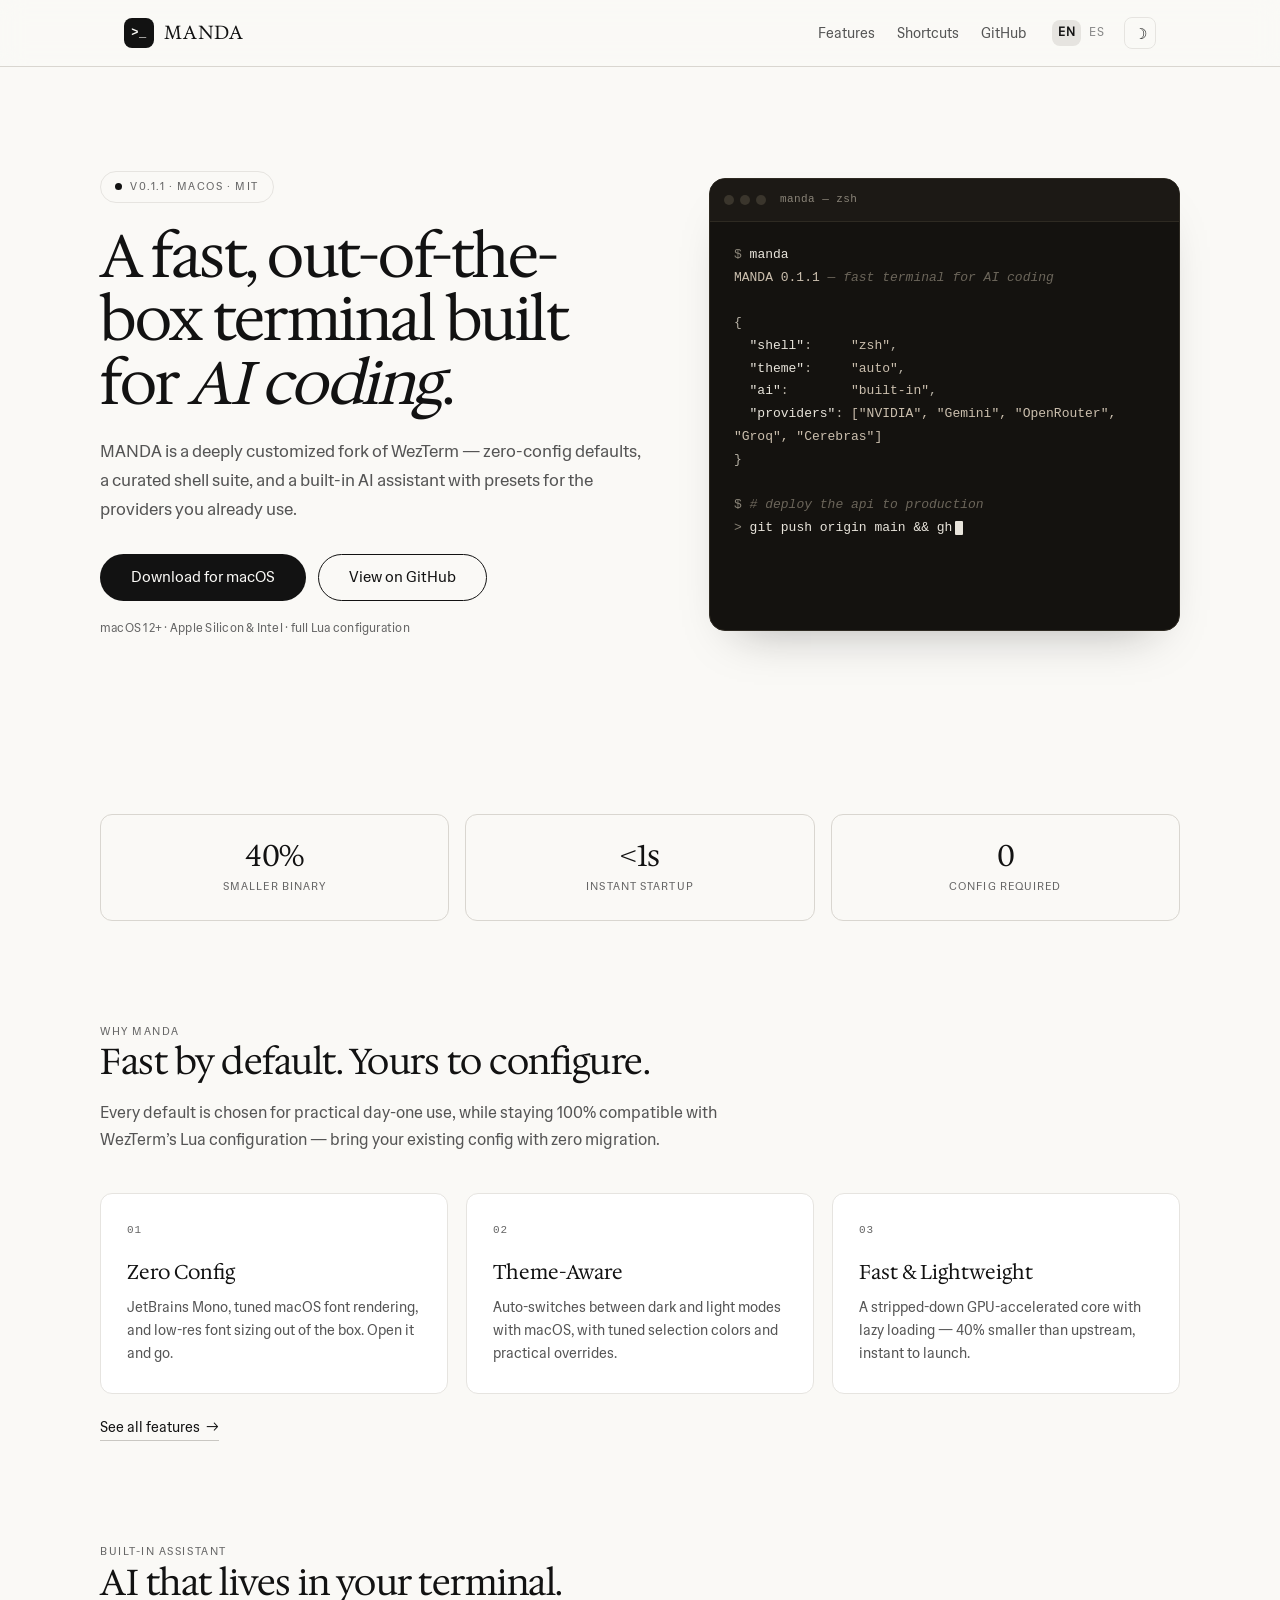
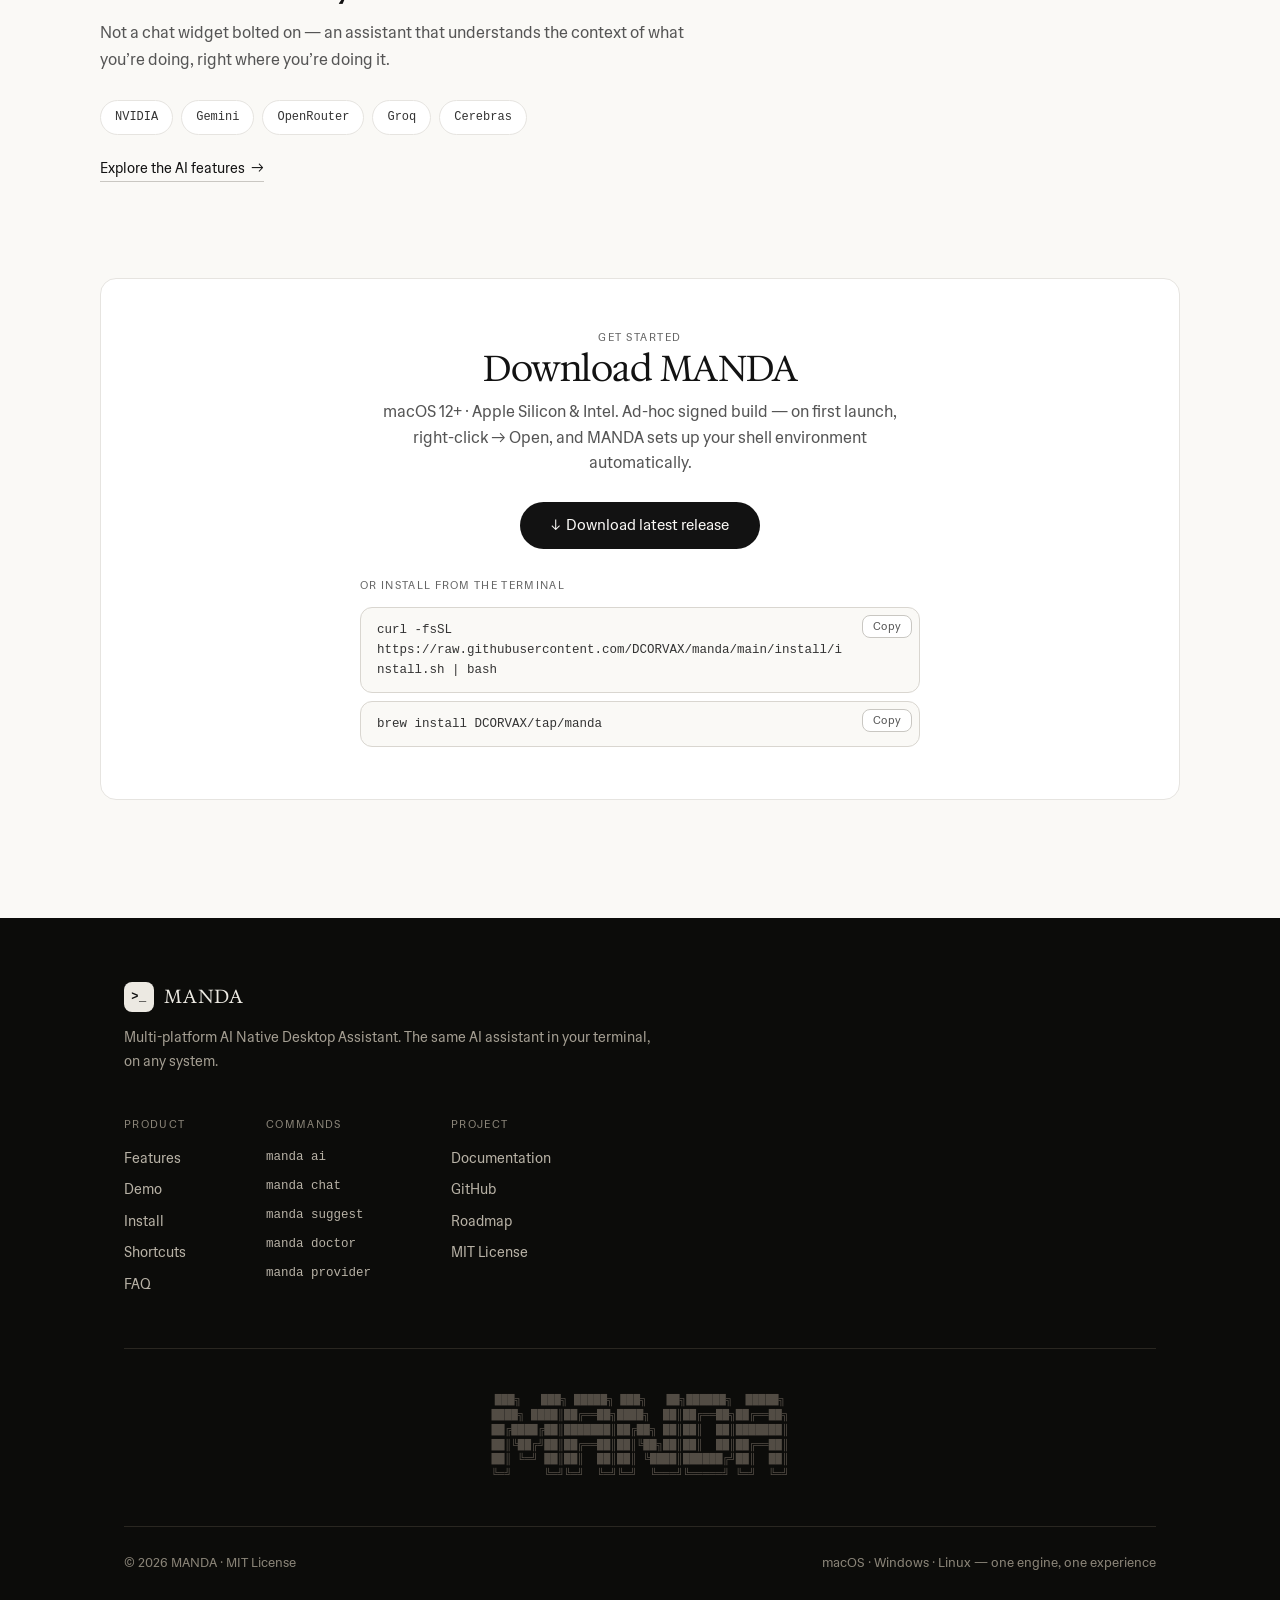
<file: index.html>
<!DOCTYPE html>
<html lang="en">
<head>
<meta charset="UTF-8">
<meta name="viewport" content="width=device-width, initial-scale=1.0">
<title>MANDA — A fast, out-of-the-box terminal built for AI coding</title>
<meta name="description" content="MANDA is a fast, macOS-native terminal built for AI coding: zero-config defaults, a curated shell suite, and a built-in AI assistant with provider presets.">
<meta property="og:title" content="MANDA — A fast terminal built for AI coding">
<meta property="og:description" content="Zero-config defaults, a curated shell suite, and a built-in AI assistant with presets for NVIDIA, Gemini, OpenRouter, Groq, and Cerebras.">
<meta property="og:type" content="website">
<link rel="icon" href="data:image/svg+xml,%3Csvg xmlns='http://www.w3.org/2000/svg' viewBox='0 0 32 32'%3E%3Crect width='32' height='32' rx='8' fill='%23121212'/%3E%3Ctext x='16' y='21' font-family='monospace' font-size='13' fill='%23faf9f6' text-anchor='middle'%3E%26gt;_%3C/text%3E%3C/svg%3E">
<script>try{if(localStorage.getItem('manda-theme')==='dark')document.documentElement.setAttribute('data-theme','dark')}catch(e){}</script>
<link rel="preconnect" href="https://fonts.googleapis.com">
<link rel="preconnect" href="https://fonts.gstatic.com" crossorigin>
<link href="https://fonts.googleapis.com/css2?family=Hedvig+Letters+Sans:wght@400;500;600;700&family=Hedvig+Letters+Serif:opsz,wght@12..24,400;12..24,600;12..24,700&display=swap" rel="stylesheet">
<link rel="stylesheet" href="style.css">
</head>
<body>

<nav class="nav">
  <div class="wrap">
    <a class="brand" href="index.html" aria-label="MANDA home">
      <span class="brand-mark">&gt;_</span>
      <span class="brand-name">MANDA</span>
    </a>
    <div class="nav-links" id="nav-links">
      <a href="features.html">Features</a>
      <a href="shortcuts.html">Shortcuts</a>
      <a href="https://github.com/DCORVAX/manda">GitHub</a>
      <div class="nav-right">
        <span class="lang"><a class="active" href="index.html" aria-current="page">EN</a><a href="es/index.html">ES</a></span>
        <button class="theme-btn" onclick="toggleTheme()" aria-label="Toggle theme">
          <span class="icon-moon">&#9789;</span><span class="icon-sun">&#9788;</span>
        </button>
      </div>
    </div>
    <button class="nav-toggle" onclick="toggleNav()" aria-label="Menu" aria-expanded="false">&#9776;</button>
  </div>
</nav>

<header class="hero wrap">
  <div>
    <span class="badge"><span class="dot"></span>v0.1.1 &middot; macOS &middot; MIT</span>
    <h1 class="display">A fast, out-of-the-box terminal built for <em>AI coding</em>.</h1>
    <p class="sub">MANDA is a deeply customized fork of WezTerm — zero-config defaults, a curated shell suite, and a built-in AI assistant with presets for the providers you already use.</p>
    <div class="cta">
      <a class="btn btn-primary btn-lg" href="#download">Download for macOS</a>
      <a class="btn btn-outline btn-lg" href="https://github.com/DCORVAX/manda">View on GitHub</a>
    </div>
    <p class="meta">macOS 12+ &middot; Apple Silicon &amp; Intel &middot; full Lua configuration</p>
  </div>
  <div class="code-card">
    <div class="bar"><span class="dot"></span><span class="dot"></span><span class="dot"></span><span class="label">manda &mdash; zsh</span></div>
    <pre><span class="p">$</span> <span class="k">manda</span>
<span class="v">MANDA 0.1.1</span> <span class="c">— fast terminal for AI coding</span>

{
  <span class="k">"shell"</span>:     <span class="v">"zsh"</span>,
  <span class="k">"theme"</span>:     <span class="v">"auto"</span>,
  <span class="k">"ai"</span>:        <span class="v">"built-in"</span>,
  <span class="k">"providers"</span>: <span class="v">["NVIDIA", "Gemini", "OpenRouter", "Groq", "Cerebras"]</span>
}

<span class="p">$</span> <span class="c"># deploy the api to production</span>
<span class="p">&gt;</span> <span class="k cmd-type" data-cmd="git push origin main &amp;&amp; gh workflow run deploy.yml"><span class="typed"></span><span class="cursor"></span></span>
<span class="done-line"><span class="ok">&#10003; generated by MANDA</span> <span class="c">— Cmd+Shift+E to run it</span></span>
<span class="prompt-final"><span class="p">$</span> <span class="cycle-text"></span><span class="cursor"></span></span>
<span class="cycle-result"><span class="ok">&#10003;</span> <span class="cycle-out"></span></span></pre>
  </div>
</header>

<section class="wrap section-tight">
  <div class="stats">
    <div class="stat"><div class="num">40%</div><div class="lbl">smaller binary</div></div>
    <div class="stat"><div class="num">&lt;1s</div><div class="lbl">instant startup</div></div>
    <div class="stat"><div class="num">0</div><div class="lbl">config required</div></div>
  </div>
</section>

<section class="wrap section" id="why">
  <span class="kicker">Why MANDA</span>
  <h2>Fast by default. Yours to configure.</h2>
  <p class="lead">Every default is chosen for practical day-one use, while staying 100% compatible with WezTerm&rsquo;s Lua configuration — bring your existing config with zero migration.</p>
  <div class="grid grid-3">
    <div class="card">
      <span class="num">01</span>
      <h3>Zero Config</h3>
      <p>JetBrains Mono, tuned macOS font rendering, and low-res font sizing out of the box. Open it and go.</p>
    </div>
    <div class="card">
      <span class="num">02</span>
      <h3>Theme-Aware</h3>
      <p>Auto-switches between dark and light modes with macOS, with tuned selection colors and practical overrides.</p>
    </div>
    <div class="card">
      <span class="num">03</span>
      <h3>Fast &amp; Lightweight</h3>
      <p>A stripped-down GPU-accelerated core with lazy loading — 40% smaller than upstream, instant to launch.</p>
    </div>
  </div>
  <a class="link" href="features.html">See all features <span class="arrow">&rarr;</span></a>
</section>

<section class="wrap section">
  <span class="kicker">Built-in assistant</span>
  <h2>AI that lives in your terminal.</h2>
  <p class="lead">Not a chat widget bolted on — an assistant that understands the context of what you&rsquo;re doing, right where you&rsquo;re doing it.</p>
  <div class="chips"><span class="chip">NVIDIA</span><span class="chip">Gemini</span><span class="chip">OpenRouter</span><span class="chip">Groq</span><span class="chip">Cerebras</span></div>
  <a class="link" href="features.html#ai">Explore the AI features <span class="arrow">&rarr;</span></a>
</section>

<section class="wrap section" id="download">
  <div class="panel">
    <span class="kicker">Get started</span>
    <h2>Download MANDA</h2>
    <p>macOS 12+ &middot; Apple Silicon &amp; Intel. Ad-hoc signed build — on first launch, right-click &rarr; Open, and MANDA sets up your shell environment automatically.</p>
    <a class="btn btn-primary btn-lg" href="https://github.com/DCORVAX/manda/releases/download/v0.1.1/MANDA.dmg">&#8595;&nbsp; Download latest release</a>
    <div class="install">
      <p class="install-label">Or install from the terminal</p>
      <pre>curl -fsSL https://raw.githubusercontent.com/DCORVAX/manda/main/install/install.sh | bash</pre>
      <pre>brew install DCORVAX/tap/manda</pre>
    </div>
  </div>
</section>

<footer>
  <div class="wrap">
    <div class="footer-head">
      <a class="brand" href="index.html" aria-label="MANDA home">
        <span class="brand-mark">&gt;_</span>
        <span class="brand-name">MANDA</span>
      </a>
      <p class="footer-tagline">Multi-platform AI Native Desktop Assistant. The same AI assistant in your terminal, on any system.</p>
    </div>
    <div class="footer-cols">
      <div class="footer-col">
        <h4>Product</h4>
        <a href="features.html">Features</a>
        <a href="https://github.com/DCORVAX/manda">Demo</a>
        <a href="index.html#download">Install</a>
        <a href="shortcuts.html">Shortcuts</a>
        <a href="faq.html">FAQ</a>
      </div>
      <div class="footer-col">
        <h4>Commands</h4>
        <a class="mono" href="https://github.com/DCORVAX/manda/blob/main/docs/cli.md">manda ai</a>
        <a class="mono" href="https://github.com/DCORVAX/manda/blob/main/docs/cli.md">manda chat</a>
        <a class="mono" href="https://github.com/DCORVAX/manda/blob/main/docs/cli.md">manda suggest</a>
        <a class="mono" href="https://github.com/DCORVAX/manda/blob/main/docs/cli.md">manda doctor</a>
        <a class="mono" href="https://github.com/DCORVAX/manda/blob/main/docs/cli.md">manda provider</a>
      </div>
      <div class="footer-col">
        <h4>Project</h4>
        <a href="https://github.com/DCORVAX/manda/tree/main/docs">Documentation</a>
        <a href="https://github.com/DCORVAX/manda">GitHub</a>
        <a href="https://github.com/DCORVAX/manda">Roadmap</a>
        <a href="https://github.com/DCORVAX/manda/blob/main/LICENSE.md">MIT License</a>
      </div>
    </div>
    <pre class="footer-ascii" aria-hidden="true">███╗   ███╗ █████╗ ███╗   ██╗██████╗  █████╗
████╗ ████║██╔══██╗████╗  ██║██╔══██╗██╔══██╗
██╔████╔██║███████║██╔██╗ ██║██║  ██║███████║
██║╚██╔╝██║██╔══██║██║╚██╗██║██║  ██║██╔══██║
██║ ╚═╝ ██║██║  ██║██║ ╚████║██████╔╝██║  ██║
╚═╝     ╚═╝╚═╝  ╚═╝╚═╝  ╚═══╝╚═════╝ ╚═╝  ╚═╝</pre>
    <div class="footer-bottom">
      <span>&copy; 2026 MANDA &middot; MIT License</span>
      <span>macOS &middot; Windows &middot; Linux &mdash; one engine, one experience</span>
    </div>
  </div>
</footer>

<script src="script.js"></script>
</body>
</html>
</file>
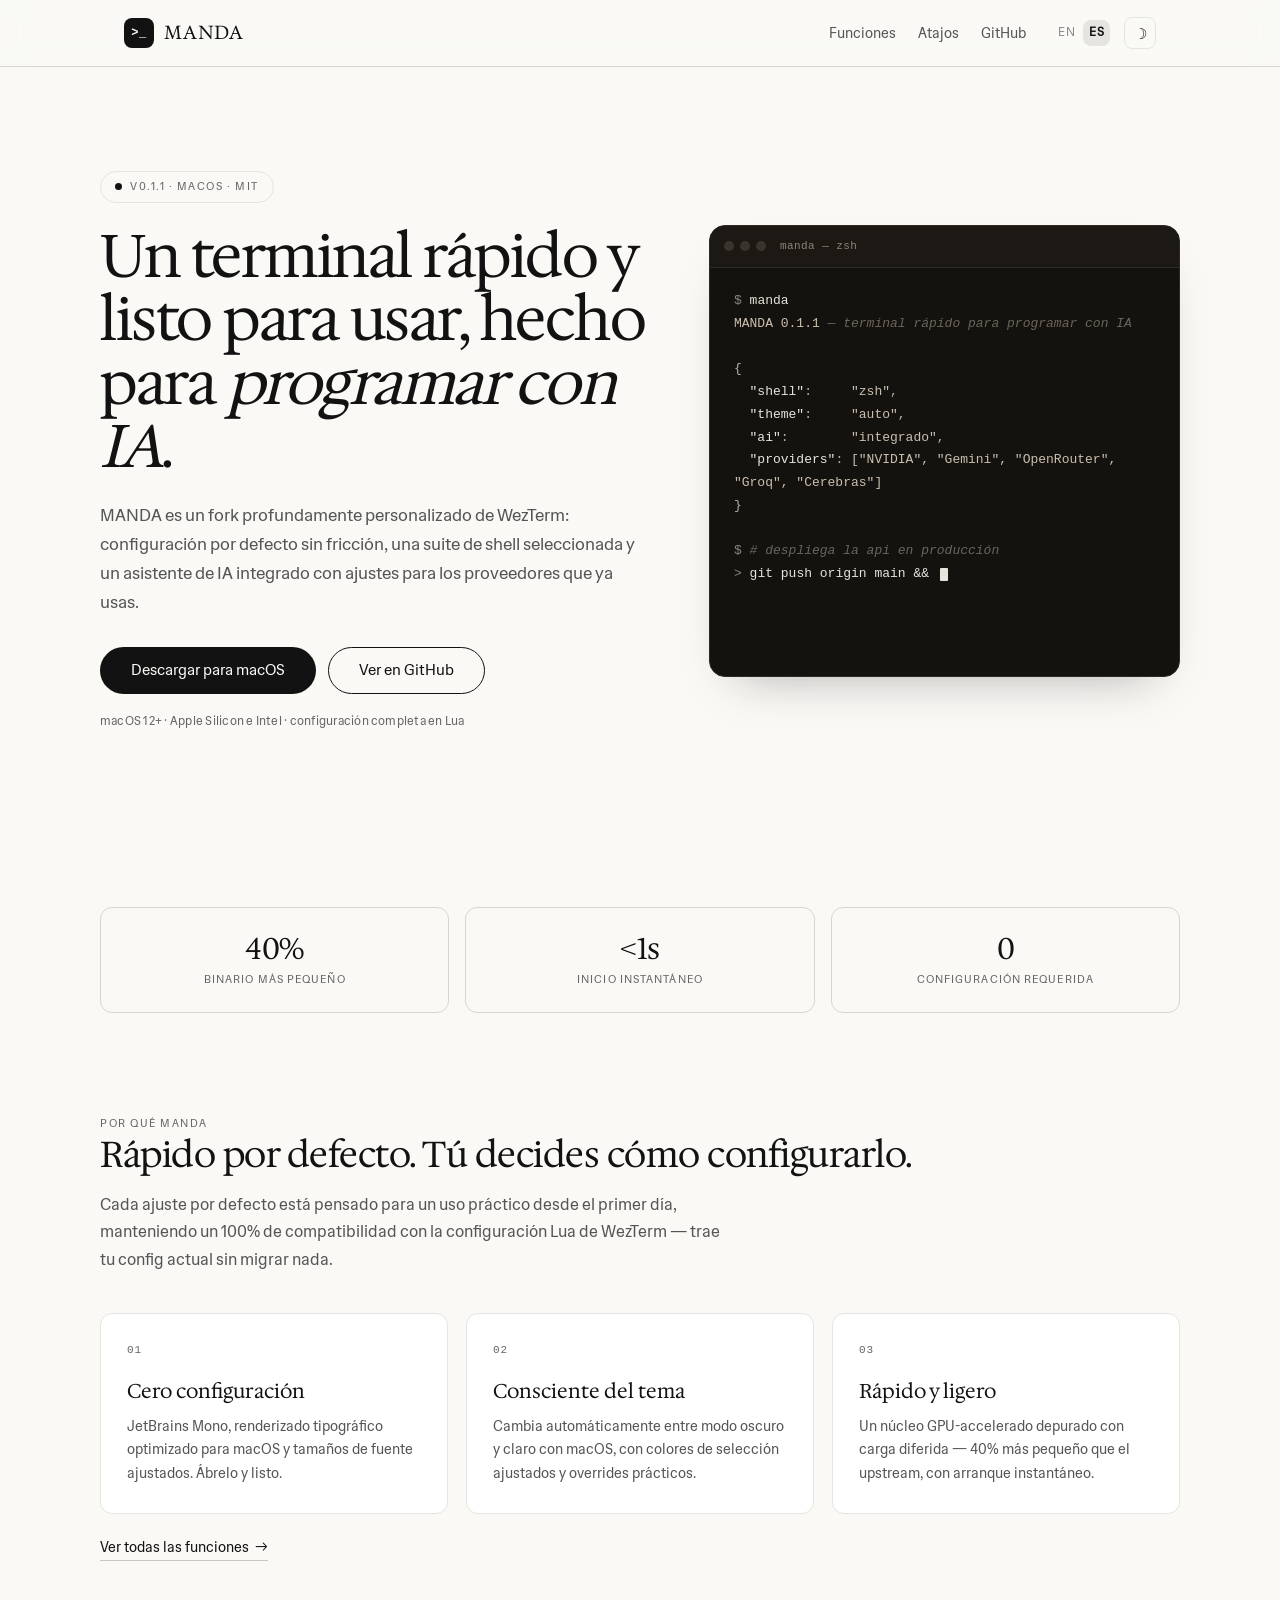
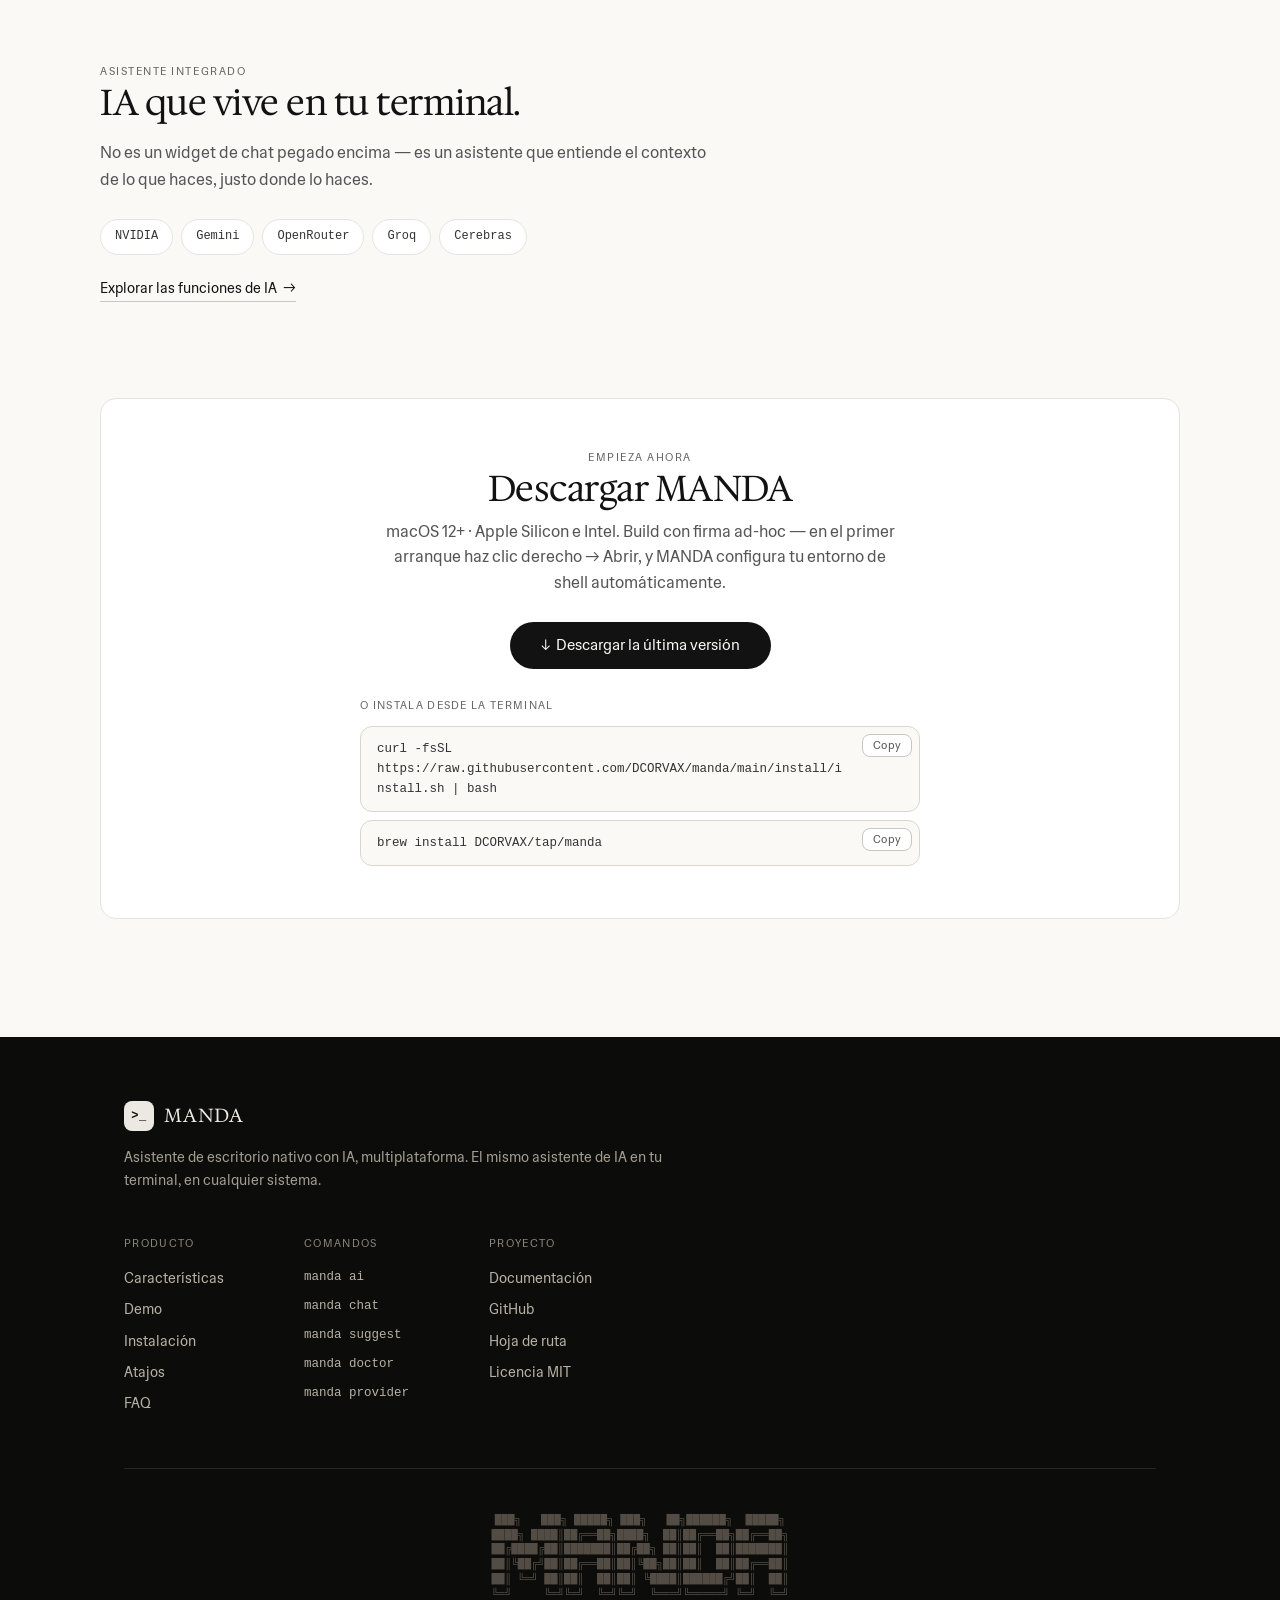
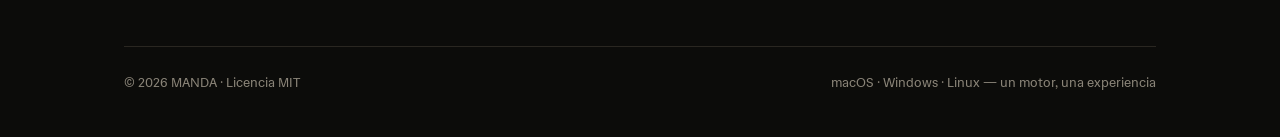
<file: es/index.html>
<!DOCTYPE html>
<html lang="es">
<head>
<meta charset="UTF-8">
<meta name="viewport" content="width=device-width, initial-scale=1.0">
<title>MANDA — Un terminal rápido y listo para usar, hecho para programar con IA</title>
<meta name="description" content="MANDA es un terminal rápido para macOS hecho para programar con IA: configuración por defecto sin fricción, suite de shell seleccionada y asistente de IA integrado con ajustes predefinidos.">
<meta property="og:title" content="MANDA — Un terminal rápido hecho para programar con IA">
<meta property="og:description" content="Configuración por defecto sin fricción, suite de shell seleccionada y asistente de IA integrado con ajustes para NVIDIA, Gemini, OpenRouter, Groq y Cerebras.">
<meta property="og:type" content="website">
<link rel="icon" href="data:image/svg+xml,%3Csvg xmlns='http://www.w3.org/2000/svg' viewBox='0 0 32 32'%3E%3Crect width='32' height='32' rx='8' fill='%23121212'/%3E%3Ctext x='16' y='21' font-family='monospace' font-size='13' fill='%23faf9f6' text-anchor='middle'%3E%26gt;_%3C/text%3E%3C/svg%3E">
<script>try{if(localStorage.getItem('manda-theme')==='dark')document.documentElement.setAttribute('data-theme','dark')}catch(e){}</script>
<link rel="preconnect" href="https://fonts.googleapis.com">
<link rel="preconnect" href="https://fonts.gstatic.com" crossorigin>
<link href="https://fonts.googleapis.com/css2?family=Hedvig+Letters+Sans:wght@400;500;600;700&family=Hedvig+Letters+Serif:opsz,wght@12..24,400;12..24,600;12..24,700&display=swap" rel="stylesheet">
<link rel="stylesheet" href="../style.css">
</head>
<body>

<nav class="nav">
  <div class="wrap">
    <a class="brand" href="index.html" aria-label="Inicio de MANDA">
      <span class="brand-mark">&gt;_</span>
      <span class="brand-name">MANDA</span>
    </a>
    <div class="nav-links" id="nav-links">
      <a href="features.html">Funciones</a>
      <a href="shortcuts.html">Atajos</a>
      <a href="https://github.com/DCORVAX/manda">GitHub</a>
      <div class="nav-right">
        <span class="lang"><a href="../index.html">EN</a><a class="active" href="index.html" aria-current="page">ES</a></span>
        <button class="theme-btn" onclick="toggleTheme()" aria-label="Cambiar tema">
          <span class="icon-moon">&#9789;</span><span class="icon-sun">&#9788;</span>
        </button>
      </div>
    </div>
    <button class="nav-toggle" onclick="toggleNav()" aria-label="Menú" aria-expanded="false">&#9776;</button>
  </div>
</nav>

<header class="hero wrap">
  <div>
    <span class="badge"><span class="dot"></span>v0.1.1 &middot; macOS &middot; MIT</span>
    <h1 class="display">Un terminal rápido y listo para usar, hecho para <em>programar con IA</em>.</h1>
    <p class="sub">MANDA es un fork profundamente personalizado de WezTerm: configuración por defecto sin fricción, una suite de shell seleccionada y un asistente de IA integrado con ajustes para los proveedores que ya usas.</p>
    <div class="cta">
      <a class="btn btn-primary btn-lg" href="#download">Descargar para macOS</a>
      <a class="btn btn-outline btn-lg" href="https://github.com/DCORVAX/manda">Ver en GitHub</a>
    </div>
    <p class="meta">macOS 12+ &middot; Apple Silicon e Intel &middot; configuración completa en Lua</p>
  </div>
  <div class="code-card">
    <div class="bar"><span class="dot"></span><span class="dot"></span><span class="dot"></span><span class="label">manda &mdash; zsh</span></div>
    <pre><span class="p">$</span> <span class="k">manda</span>
<span class="v">MANDA 0.1.1</span> <span class="c">— terminal rápido para programar con IA</span>

{
  <span class="k">"shell"</span>:     <span class="v">"zsh"</span>,
  <span class="k">"theme"</span>:     <span class="v">"auto"</span>,
  <span class="k">"ai"</span>:        <span class="v">"integrado"</span>,
  <span class="k">"providers"</span>: <span class="v">["NVIDIA", "Gemini", "OpenRouter", "Groq", "Cerebras"]</span>
}

<span class="p">$</span> <span class="c"># despliega la api en producción</span>
<span class="p">&gt;</span> <span class="k cmd-type" data-cmd="git push origin main &amp;&amp; gh workflow run deploy.yml"><span class="typed"></span><span class="cursor"></span></span>
<span class="done-line"><span class="ok">&#10003; generado por MANDA</span> <span class="c">— Cmd+Shift+E para ejecutarlo</span></span>
<span class="prompt-final"><span class="p">$</span> <span class="cycle-text"></span><span class="cursor"></span></span>
<span class="cycle-result"><span class="ok">&#10003;</span> <span class="cycle-out"></span></span></pre>
  </div>
</header>

<section class="wrap section-tight">
  <div class="stats">
    <div class="stat"><div class="num">40%</div><div class="lbl">binario más pequeño</div></div>
    <div class="stat"><div class="num">&lt;1s</div><div class="lbl">inicio instantáneo</div></div>
    <div class="stat"><div class="num">0</div><div class="lbl">configuración requerida</div></div>
  </div>
</section>

<section class="wrap section" id="why">
  <span class="kicker">Por qué MANDA</span>
  <h2>Rápido por defecto. Tú decides cómo configurarlo.</h2>
  <p class="lead">Cada ajuste por defecto está pensado para un uso práctico desde el primer día, manteniendo un 100% de compatibilidad con la configuración Lua de WezTerm — trae tu config actual sin migrar nada.</p>
  <div class="grid grid-3">
    <div class="card">
      <span class="num">01</span>
      <h3>Cero configuración</h3>
      <p>JetBrains Mono, renderizado tipográfico optimizado para macOS y tamaños de fuente ajustados. Ábrelo y listo.</p>
    </div>
    <div class="card">
      <span class="num">02</span>
      <h3>Consciente del tema</h3>
      <p>Cambia automáticamente entre modo oscuro y claro con macOS, con colores de selección ajustados y overrides prácticos.</p>
    </div>
    <div class="card">
      <span class="num">03</span>
      <h3>Rápido y ligero</h3>
      <p>Un núcleo GPU-accelerado depurado con carga diferida — 40% más pequeño que el upstream, con arranque instantáneo.</p>
    </div>
  </div>
  <a class="link" href="features.html">Ver todas las funciones <span class="arrow">&rarr;</span></a>
</section>

<section class="wrap section">
  <span class="kicker">Asistente integrado</span>
  <h2>IA que vive en tu terminal.</h2>
  <p class="lead">No es un widget de chat pegado encima — es un asistente que entiende el contexto de lo que haces, justo donde lo haces.</p>
  <div class="chips"><span class="chip">NVIDIA</span><span class="chip">Gemini</span><span class="chip">OpenRouter</span><span class="chip">Groq</span><span class="chip">Cerebras</span></div>
  <a class="link" href="features.html#ai">Explorar las funciones de IA <span class="arrow">&rarr;</span></a>
</section>

<section class="wrap section" id="download">
  <div class="panel">
    <span class="kicker">Empieza ahora</span>
    <h2>Descargar MANDA</h2>
    <p>macOS 12+ &middot; Apple Silicon e Intel. Build con firma ad-hoc — en el primer arranque haz clic derecho &rarr; Abrir, y MANDA configura tu entorno de shell automáticamente.</p>
    <a class="btn btn-primary btn-lg" href="https://github.com/DCORVAX/manda/releases/download/v0.1.1/MANDA.dmg">&#8595;&nbsp; Descargar la última versión</a>
    <div class="install">
      <p class="install-label">O instala desde la terminal</p>
      <pre>curl -fsSL https://raw.githubusercontent.com/DCORVAX/manda/main/install/install.sh | bash</pre>
      <pre>brew install DCORVAX/tap/manda</pre>
    </div>
  </div>
</section>

<footer>
  <div class="wrap">
    <div class="footer-head">
      <a class="brand" href="index.html" aria-label="MANDA inicio">
        <span class="brand-mark">&gt;_</span>
        <span class="brand-name">MANDA</span>
      </a>
      <p class="footer-tagline">Asistente de escritorio nativo con IA, multiplataforma. El mismo asistente de IA en tu terminal, en cualquier sistema.</p>
    </div>
    <div class="footer-cols">
      <div class="footer-col">
        <h4>Producto</h4>
        <a href="features.html">Características</a>
        <a href="https://github.com/DCORVAX/manda">Demo</a>
        <a href="index.html#download">Instalación</a>
        <a href="shortcuts.html">Atajos</a>
        <a href="faq.html">FAQ</a>
      </div>
      <div class="footer-col">
        <h4>Comandos</h4>
        <a class="mono" href="https://github.com/DCORVAX/manda/blob/main/docs/cli.md">manda ai</a>
        <a class="mono" href="https://github.com/DCORVAX/manda/blob/main/docs/cli.md">manda chat</a>
        <a class="mono" href="https://github.com/DCORVAX/manda/blob/main/docs/cli.md">manda suggest</a>
        <a class="mono" href="https://github.com/DCORVAX/manda/blob/main/docs/cli.md">manda doctor</a>
        <a class="mono" href="https://github.com/DCORVAX/manda/blob/main/docs/cli.md">manda provider</a>
      </div>
      <div class="footer-col">
        <h4>Proyecto</h4>
        <a href="https://github.com/DCORVAX/manda/tree/main/docs">Documentación</a>
        <a href="https://github.com/DCORVAX/manda">GitHub</a>
        <a href="https://github.com/DCORVAX/manda">Hoja de ruta</a>
        <a href="https://github.com/DCORVAX/manda/blob/main/LICENSE.md">Licencia MIT</a>
      </div>
    </div>
    <pre class="footer-ascii" aria-hidden="true">███╗   ███╗ █████╗ ███╗   ██╗██████╗  █████╗
████╗ ████║██╔══██╗████╗  ██║██╔══██╗██╔══██╗
██╔████╔██║███████║██╔██╗ ██║██║  ██║███████║
██║╚██╔╝██║██╔══██║██║╚██╗██║██║  ██║██╔══██║
██║ ╚═╝ ██║██║  ██║██║ ╚████║██████╔╝██║  ██║
╚═╝     ╚═╝╚═╝  ╚═╝╚═╝  ╚═══╝╚═════╝ ╚═╝  ╚═╝</pre>
    <div class="footer-bottom">
      <span>&copy; 2026 MANDA &middot; Licencia MIT</span>
      <span>macOS &middot; Windows &middot; Linux &mdash; un motor, una experiencia</span>
    </div>
  </div>
</footer>

<script src="../script.js"></script>
</body>
</html>
</file>
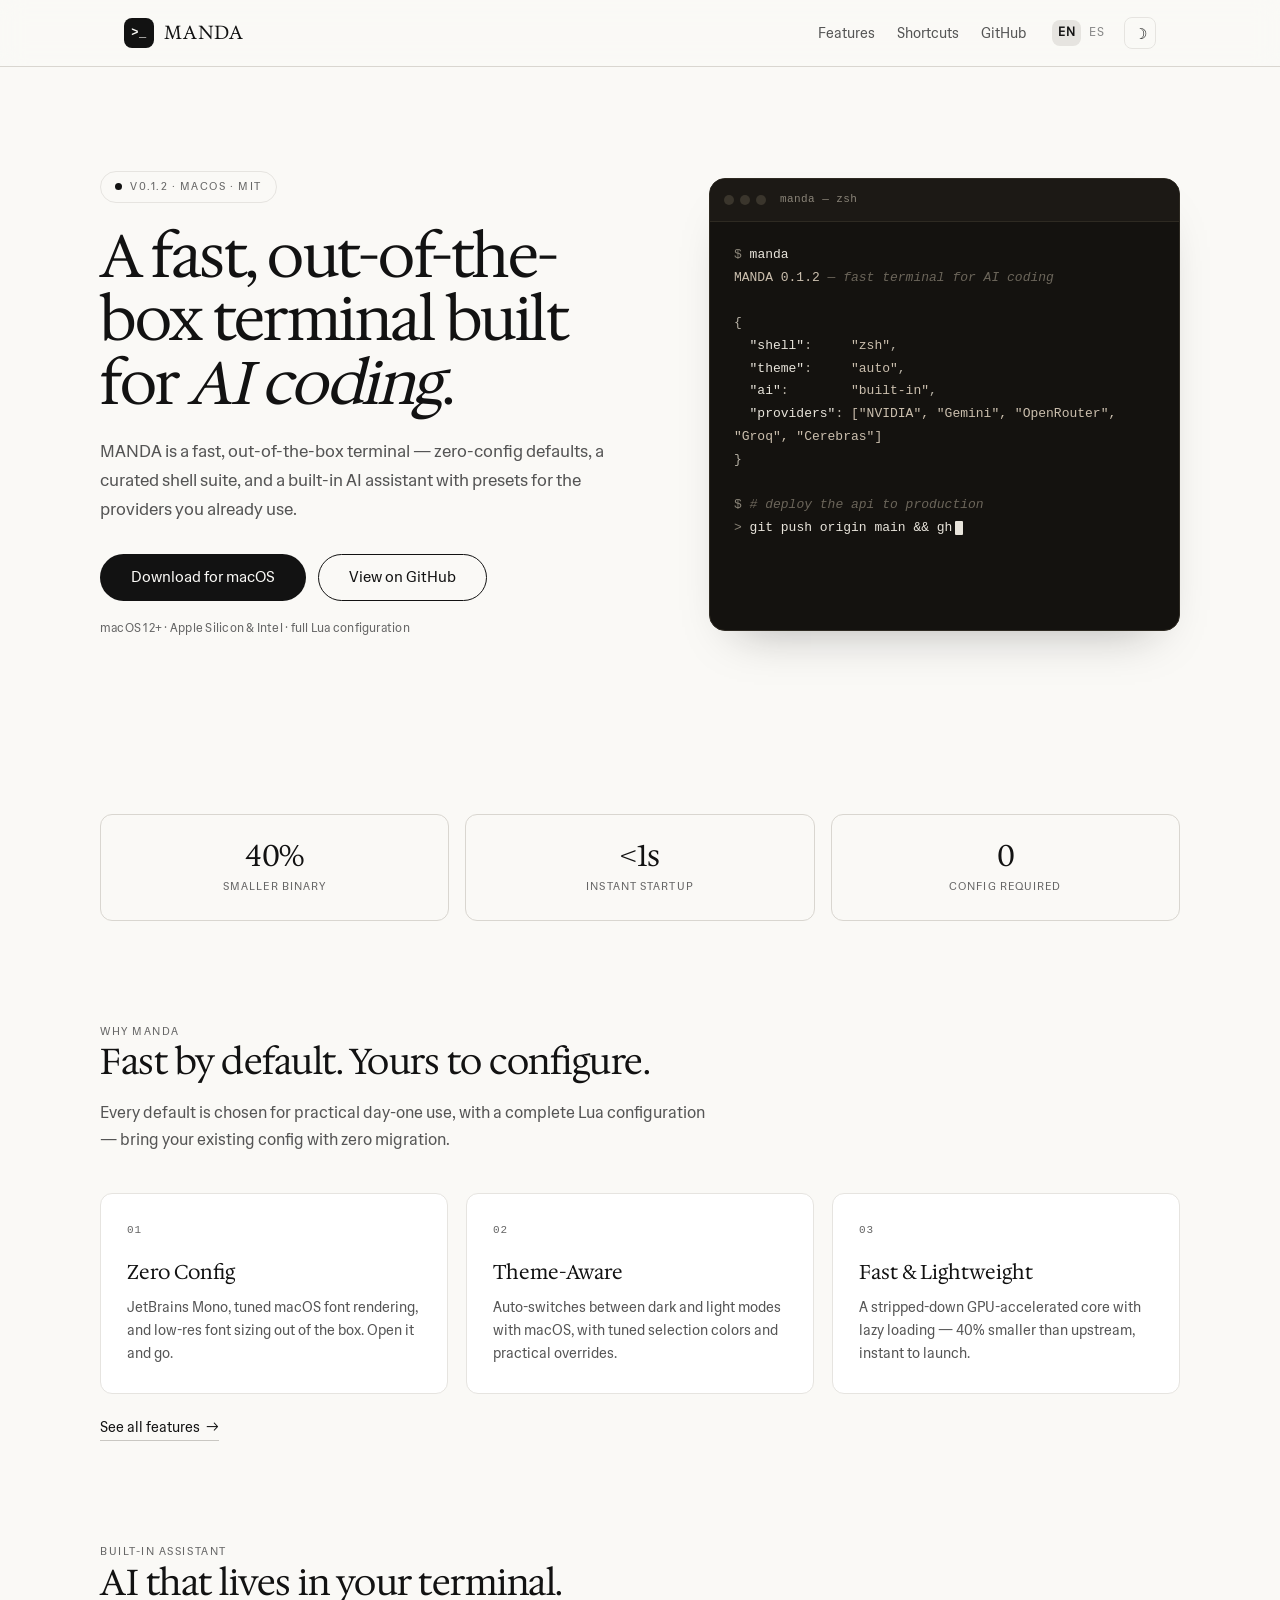
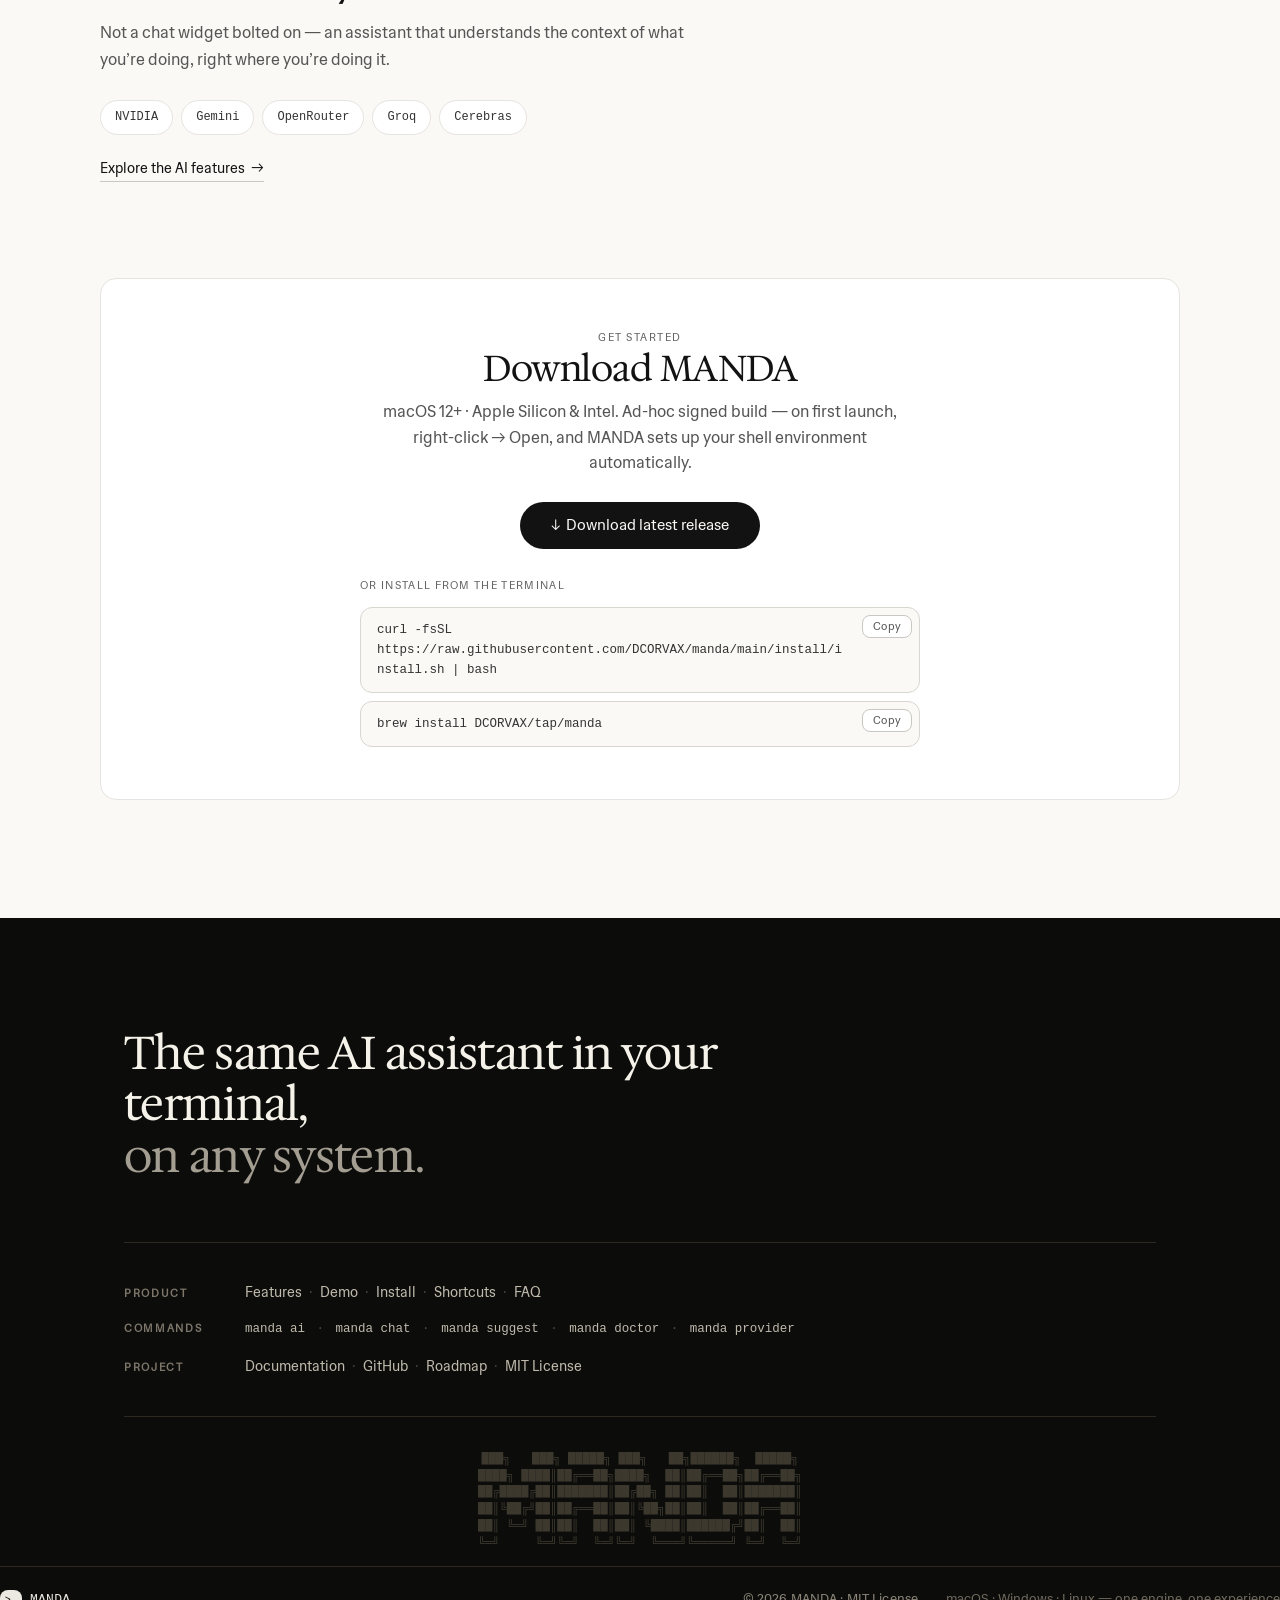
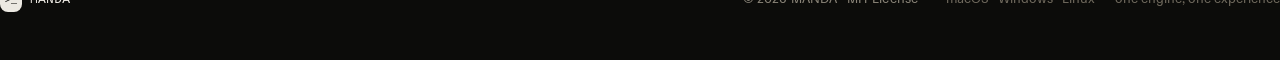
<file: web/index.html>
<!DOCTYPE html>
<html lang="en">
<head>
<meta charset="UTF-8">
<meta name="viewport" content="width=device-width, initial-scale=1.0">
<title>MANDA — A fast, out-of-the-box terminal built for AI coding</title>
<meta name="description" content="MANDA is a fast, macOS-native terminal built for AI coding: zero-config defaults, a curated shell suite, and a built-in AI assistant with provider presets.">
<meta property="og:title" content="MANDA — A fast terminal built for AI coding">
<meta property="og:description" content="Zero-config defaults, a curated shell suite, and a built-in AI assistant with presets for NVIDIA, Gemini, OpenRouter, Groq, and Cerebras.">
<meta property="og:type" content="website">
<link rel="icon" href="data:image/svg+xml,%3Csvg xmlns='http://www.w3.org/2000/svg' viewBox='0 0 32 32'%3E%3Crect width='32' height='32' rx='8' fill='%23121212'/%3E%3Ctext x='16' y='21' font-family='monospace' font-size='13' fill='%23faf9f6' text-anchor='middle'%3E%26gt;_%3C/text%3E%3C/svg%3E">
<script src="head.js"></script>
<link rel="preconnect" href="https://fonts.googleapis.com">
<link rel="preconnect" href="https://fonts.gstatic.com" crossorigin>
<link href="https://fonts.googleapis.com/css2?family=Hedvig+Letters+Sans:wght@400;500;600;700&family=Hedvig+Letters+Serif:opsz,wght@12..24,400;12..24,600;12..24,700&display=swap" rel="stylesheet">
<link rel="stylesheet" href="style.css">
</head>
<body>

<nav class="nav">
  <div class="wrap">
    <a class="brand" href="index.html" aria-label="MANDA home">
      <span class="brand-mark">&gt;_</span>
      <span class="brand-name">MANDA</span>
    </a>
    <div class="nav-links" id="nav-links">
      <a href="features.html">Features</a>
      <a href="shortcuts.html">Shortcuts</a>
      <a href="https://github.com/DCORVAX/manda">GitHub</a>
      <div class="nav-right">
        <span class="lang"><a class="active" href="index.html" aria-current="page">EN</a><a href="es/index.html">ES</a></span>
        <button class="theme-btn" onclick="toggleTheme()" aria-label="Toggle theme">
          <span class="icon-moon">&#9789;</span><span class="icon-sun">&#9788;</span>
        </button>
      </div>
    </div>
    <button class="nav-toggle" onclick="toggleNav()" aria-label="Menu" aria-expanded="false">&#9776;</button>
  </div>
</nav>

<header class="hero wrap">
  <div>
    <span class="badge"><span class="dot"></span>v0.1.2 &middot; macOS &middot; MIT</span>
    <h1 class="display">A fast, out-of-the-box terminal built for <em>AI coding</em>.</h1>
    <p class="sub">MANDA is a fast, out-of-the-box terminal — zero-config defaults, a curated shell suite, and a built-in AI assistant with presets for the providers you already use.</p>
    <div class="cta">
      <a class="btn btn-primary btn-lg" href="#download">Download for macOS</a>
      <a class="btn btn-outline btn-lg" href="https://github.com/DCORVAX/manda">View on GitHub</a>
    </div>
    <p class="meta">macOS 12+ &middot; Apple Silicon &amp; Intel &middot; full Lua configuration</p>
  </div>
  <div class="code-card">
    <div class="bar"><span class="dot"></span><span class="dot"></span><span class="dot"></span><span class="label">manda &mdash; zsh</span></div>
    <pre><span class="p">$</span> <span class="k">manda</span>
<span class="v">MANDA 0.1.2</span> <span class="c">— fast terminal for AI coding</span>

{
  <span class="k">"shell"</span>:     <span class="v">"zsh"</span>,
  <span class="k">"theme"</span>:     <span class="v">"auto"</span>,
  <span class="k">"ai"</span>:        <span class="v">"built-in"</span>,
  <span class="k">"providers"</span>: <span class="v">["NVIDIA", "Gemini", "OpenRouter", "Groq", "Cerebras"]</span>
}

<span class="p">$</span> <span class="c"># deploy the api to production</span>
<span class="p">&gt;</span> <span class="k cmd-type" data-cmd="git push origin main &amp;&amp; gh workflow run deploy.yml"><span class="typed"></span><span class="cursor"></span></span>
<span class="done-line"><span class="ok">&#10003; generated by MANDA</span> <span class="c">— Cmd+Shift+E to run it</span></span>
<span class="prompt-final"><span class="p">$</span> <span class="cycle-text"></span><span class="cursor"></span></span>
<span class="cycle-result"><span class="ok">&#10003;</span> <span class="cycle-out"></span></span></pre>
  </div>
</header>

<section class="wrap section-tight">
  <div class="stats">
    <div class="stat"><div class="num">40%</div><div class="lbl">smaller binary</div></div>
    <div class="stat"><div class="num">&lt;1s</div><div class="lbl">instant startup</div></div>
    <div class="stat"><div class="num">0</div><div class="lbl">config required</div></div>
  </div>
</section>

<section class="wrap section" id="why">
  <span class="kicker">Why MANDA</span>
  <h2>Fast by default. Yours to configure.</h2>
  <p class="lead">Every default is chosen for practical day-one use, with a complete Lua configuration — bring your existing config with zero migration.</p>
  <div class="grid grid-3">
    <div class="card">
      <span class="num">01</span>
      <h3>Zero Config</h3>
      <p>JetBrains Mono, tuned macOS font rendering, and low-res font sizing out of the box. Open it and go.</p>
    </div>
    <div class="card">
      <span class="num">02</span>
      <h3>Theme-Aware</h3>
      <p>Auto-switches between dark and light modes with macOS, with tuned selection colors and practical overrides.</p>
    </div>
    <div class="card">
      <span class="num">03</span>
      <h3>Fast &amp; Lightweight</h3>
      <p>A stripped-down GPU-accelerated core with lazy loading — 40% smaller than upstream, instant to launch.</p>
    </div>
  </div>
  <a class="link" href="features.html">See all features <span class="arrow">&rarr;</span></a>
</section>

<section class="wrap section">
  <span class="kicker">Built-in assistant</span>
  <h2>AI that lives in your terminal.</h2>
  <p class="lead">Not a chat widget bolted on — an assistant that understands the context of what you&rsquo;re doing, right where you&rsquo;re doing it.</p>
  <div class="chips"><span class="chip">NVIDIA</span><span class="chip">Gemini</span><span class="chip">OpenRouter</span><span class="chip">Groq</span><span class="chip">Cerebras</span></div>
  <a class="link" href="features.html#ai">Explore the AI features <span class="arrow">&rarr;</span></a>
</section>

<section class="wrap section" id="download">
  <div class="panel">
    <span class="kicker">Get started</span>
    <h2>Download MANDA</h2>
    <p>macOS 12+ &middot; Apple Silicon &amp; Intel. Ad-hoc signed build — on first launch, right-click &rarr; Open, and MANDA sets up your shell environment automatically.</p>
    <a class="btn btn-primary btn-lg" href="https://github.com/DCORVAX/manda/releases/download/v0.1.2/MANDA.dmg">&#8595;&nbsp; Download latest release</a>
    <div class="install">
      <p class="install-label">Or install from the terminal</p>
      <pre>curl -fsSL https://raw.githubusercontent.com/DCORVAX/manda/main/install/install.sh | bash</pre>
      <pre>brew install DCORVAX/tap/manda</pre>
    </div>
  </div>
</section>

<footer class="foot">
  <div class="wrap">
    <p class="foot-stmt">The same AI assistant in your terminal,<br><span class="foot-stmt-accent">on any system.</span></p>
    <nav class="foot-groups" aria-label="Footer">
      <div class="foot-group">
        <span class="foot-label">Product</span>
        <span class="foot-links"><a href="features.html">Features</a> <span class="foot-dot" aria-hidden="true">·</span> <a href="https://github.com/DCORVAX/manda">Demo</a> <span class="foot-dot" aria-hidden="true">·</span> <a href="index.html#download">Install</a> <span class="foot-dot" aria-hidden="true">·</span> <a href="shortcuts.html">Shortcuts</a> <span class="foot-dot" aria-hidden="true">·</span> <a href="faq.html">FAQ</a></span>
      </div>
      <div class="foot-group">
        <span class="foot-label">Commands</span>
        <span class="foot-links mono"><a class="mono" href="https://github.com/DCORVAX/manda/blob/main/docs/cli.md">manda ai</a> <span class="foot-dot" aria-hidden="true">·</span> <a class="mono" href="https://github.com/DCORVAX/manda/blob/main/docs/cli.md">manda chat</a> <span class="foot-dot" aria-hidden="true">·</span> <a class="mono" href="https://github.com/DCORVAX/manda/blob/main/docs/cli.md">manda suggest</a> <span class="foot-dot" aria-hidden="true">·</span> <a class="mono" href="https://github.com/DCORVAX/manda/blob/main/docs/cli.md">manda doctor</a> <span class="foot-dot" aria-hidden="true">·</span> <a class="mono" href="https://github.com/DCORVAX/manda/blob/main/docs/cli.md">manda provider</a></span>
      </div>
      <div class="foot-group">
        <span class="foot-label">Project</span>
        <span class="foot-links"><a href="https://github.com/DCORVAX/manda/tree/main/docs">Documentation</a> <span class="foot-dot" aria-hidden="true">·</span> <a href="https://github.com/DCORVAX/manda">GitHub</a> <span class="foot-dot" aria-hidden="true">·</span> <a href="https://github.com/DCORVAX/manda">Roadmap</a> <span class="foot-dot" aria-hidden="true">·</span> <a href="https://github.com/DCORVAX/manda/blob/main/LICENSE.md">MIT License</a></span>
      </div>
    </nav>
  </div>
  <pre class="foot-ascii" aria-hidden="true">███╗   ███╗ █████╗ ███╗   ██╗██████╗  █████╗
████╗ ████║██╔══██╗████╗  ██║██╔══██╗██╔══██╗
██╔████╔██║███████║██╔██╗ ██║██║  ██║███████║
██║╚██╔╝██║██╔══██║██║╚██╗██║██║  ██║██╔══██║
██║ ╚═╝ ██║██║  ██║██║ ╚████║██████╔╝██║  ██║
╚═╝     ╚═╝╚═╝  ╚═╝╚═╝  ╚═══╝╚═════╝ ╚═╝  ╚═╝</pre>
  <div class="foot-bottom">
      <span class="foot-brand"><span class="brand-mark">&gt;_</span>MANDA</span>
      <span class="foot-legal">&copy; 2026 MANDA &middot; MIT License</span>
      <span class="foot-platforms">macOS &middot; Windows &middot; Linux &mdash; one engine, one experience</span>
    </div>
</footer>

<script src="script.js"></script>
</body>
</html>
</file>
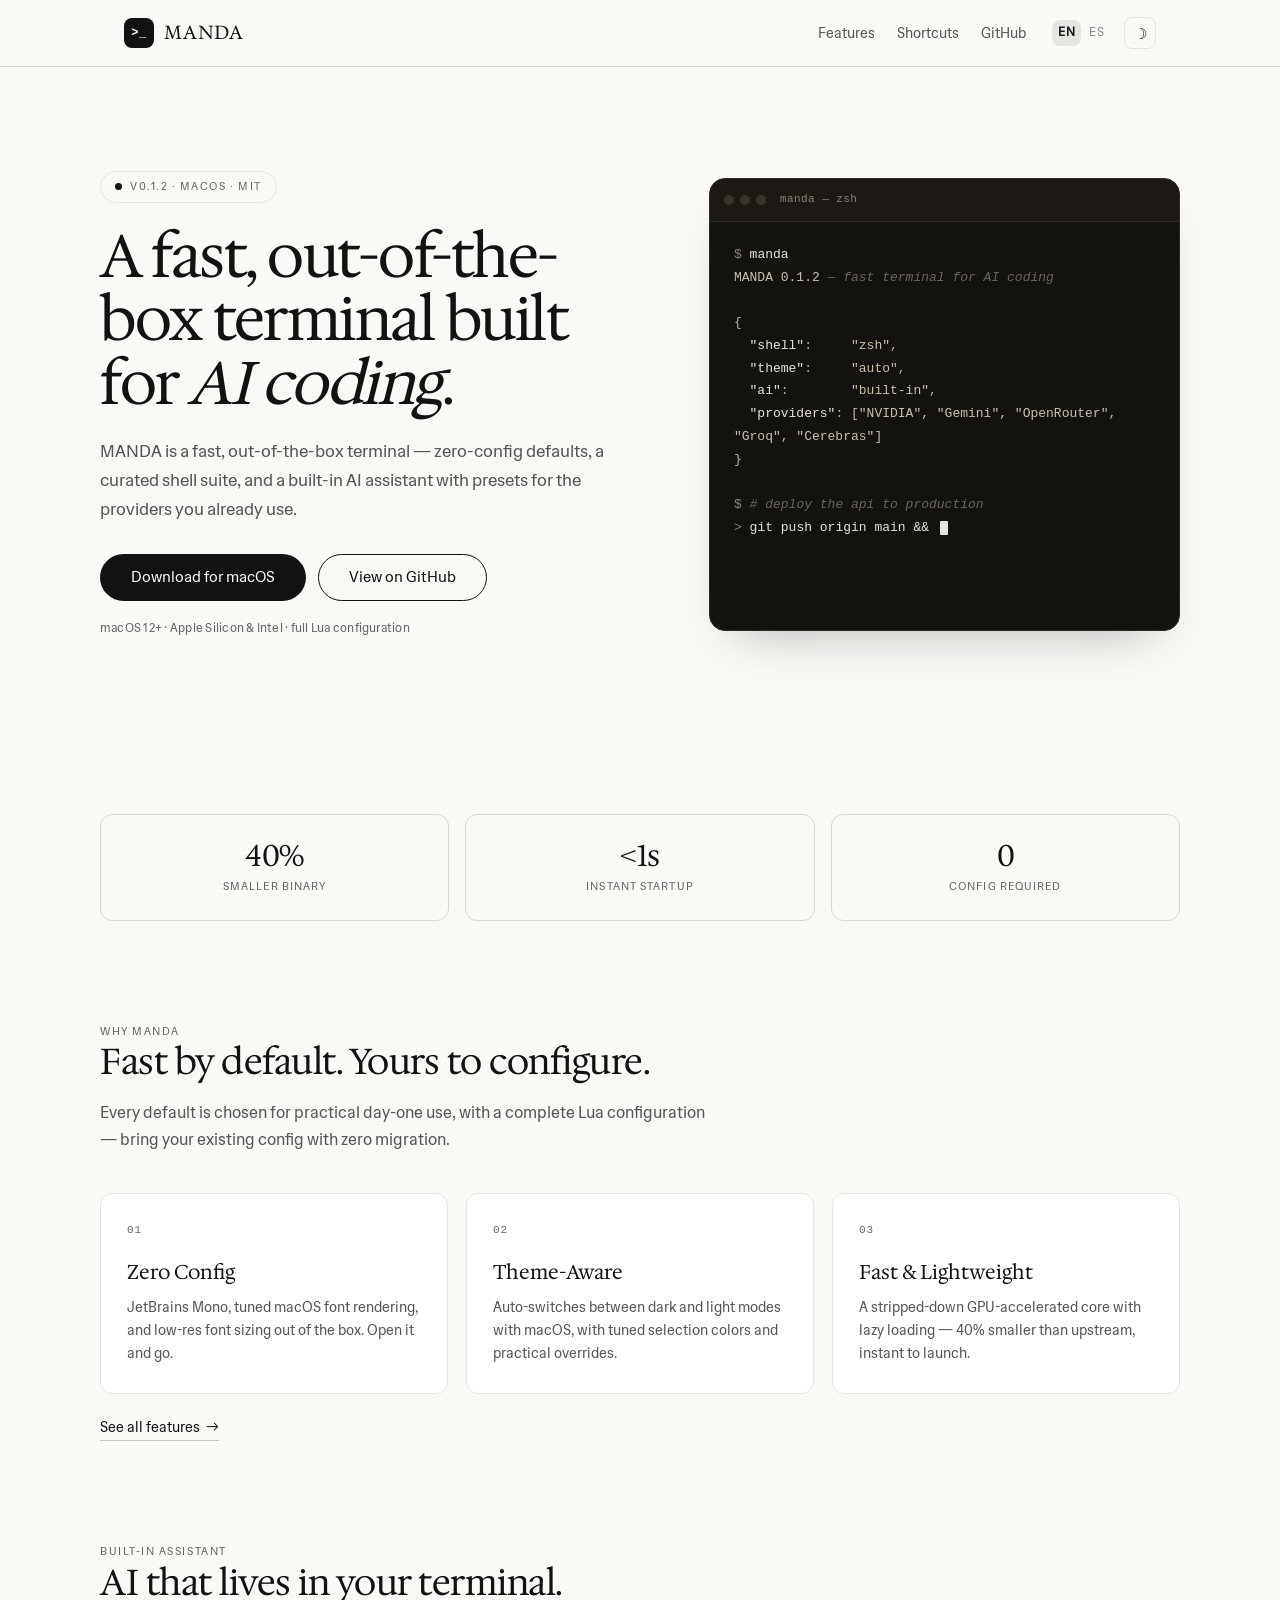
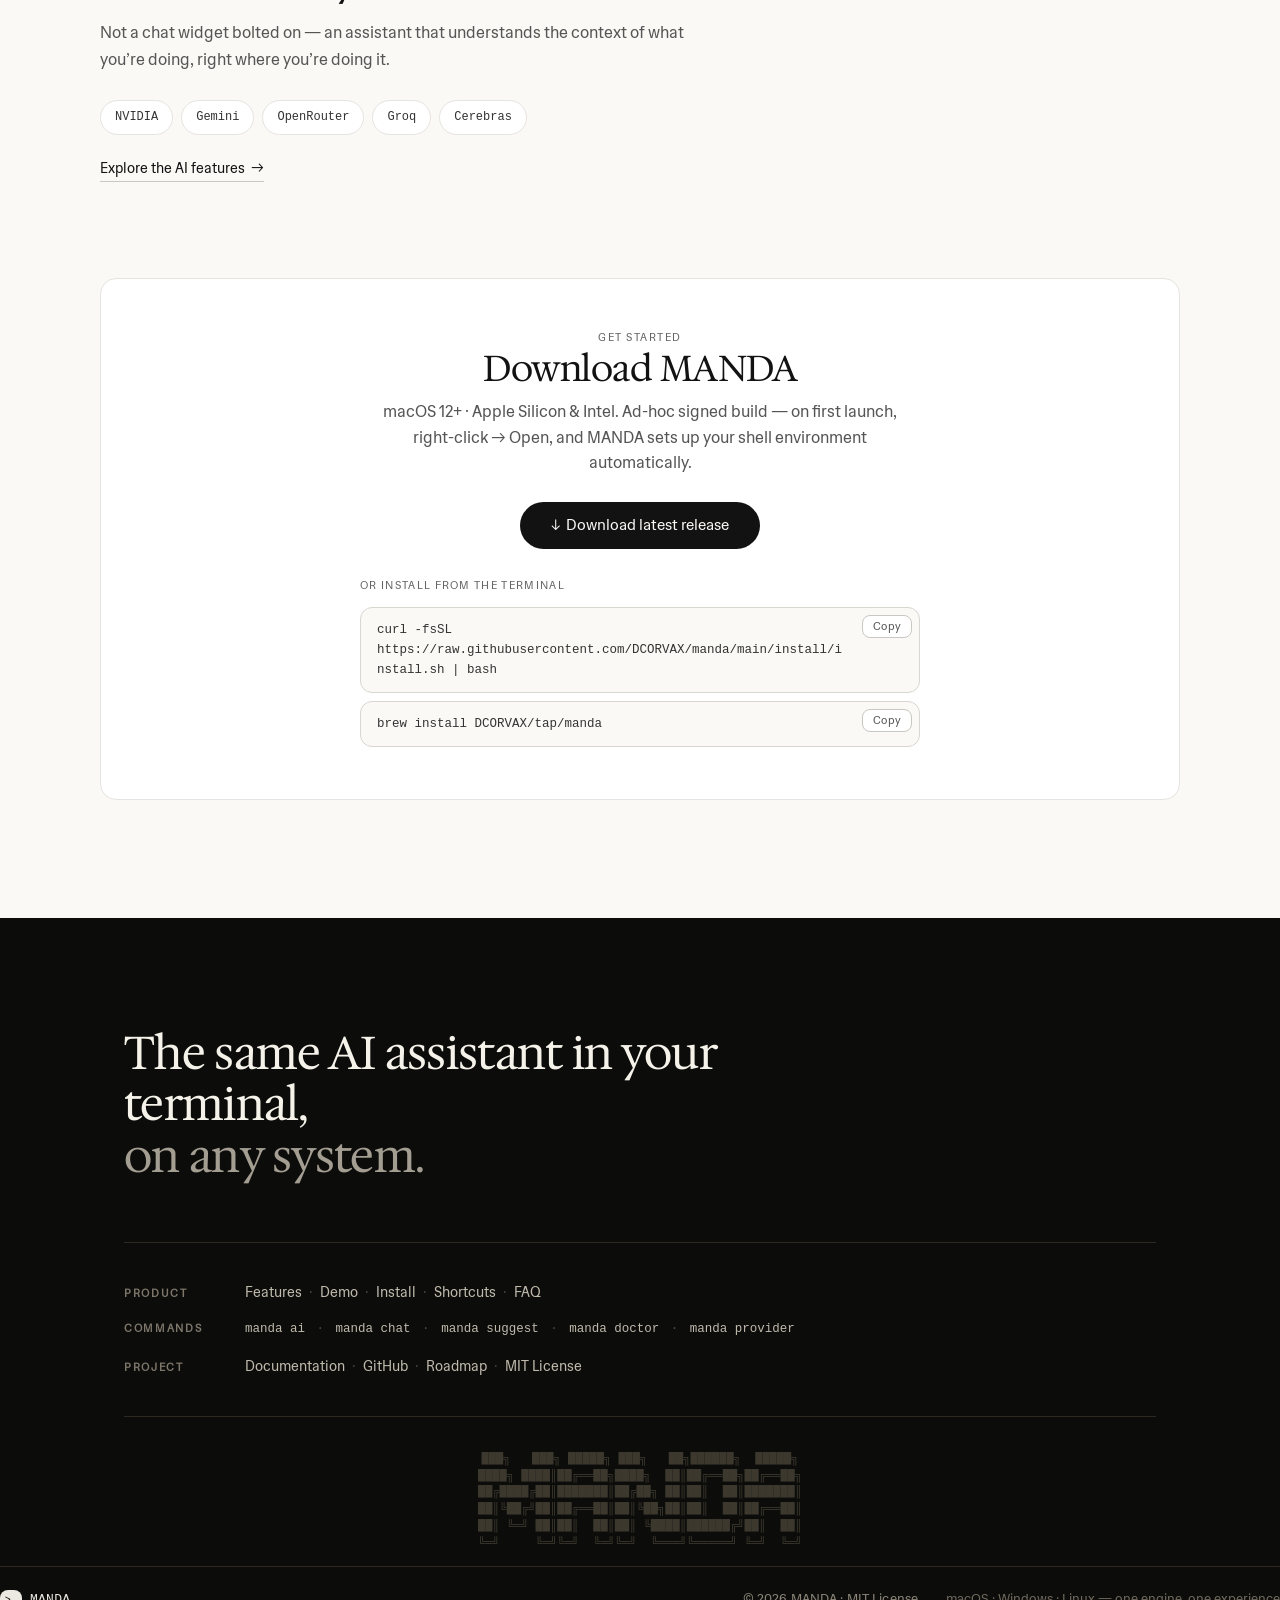
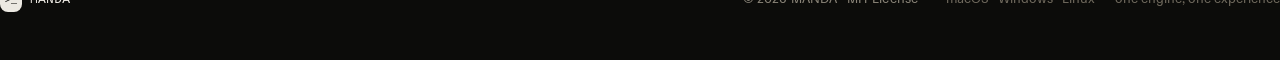
<file: web/es/index.html>
<!DOCTYPE html>
<html lang="es">
<head>
<meta charset="UTF-8">
<meta name="viewport" content="width=device-width, initial-scale=1.0">
<title>MANDA — Un terminal rápido y listo para usar, hecho para programar con IA</title>
<meta name="description" content="MANDA es un terminal rápido para macOS hecho para programar con IA: configuración por defecto sin fricción, suite de shell seleccionada y asistente de IA integrado con ajustes predefinidos.">
<meta property="og:title" content="MANDA — Un terminal rápido hecho para programar con IA">
<meta property="og:description" content="Configuración por defecto sin fricción, suite de shell seleccionada y asistente de IA integrado con ajustes para NVIDIA, Gemini, OpenRouter, Groq y Cerebras.">
<meta property="og:type" content="website">
<link rel="icon" href="data:image/svg+xml,%3Csvg xmlns='http://www.w3.org/2000/svg' viewBox='0 0 32 32'%3E%3Crect width='32' height='32' rx='8' fill='%23121212'/%3E%3Ctext x='16' y='21' font-family='monospace' font-size='13' fill='%23faf9f6' text-anchor='middle'%3E%26gt;_%3C/text%3E%3C/svg%3E">
<script src="../head.js"></script>
<link rel="preconnect" href="https://fonts.googleapis.com">
<link rel="preconnect" href="https://fonts.gstatic.com" crossorigin>
<link href="https://fonts.googleapis.com/css2?family=Hedvig+Letters+Sans:wght@400;500;600;700&family=Hedvig+Letters+Serif:opsz,wght@12..24,400;12..24,600;12..24,700&display=swap" rel="stylesheet">
<link rel="stylesheet" href="../style.css">
</head>
<body>

<nav class="nav">
  <div class="wrap">
    <a class="brand" href="index.html" aria-label="Inicio de MANDA">
      <span class="brand-mark">&gt;_</span>
      <span class="brand-name">MANDA</span>
    </a>
    <div class="nav-links" id="nav-links">
      <a href="features.html">Funciones</a>
      <a href="shortcuts.html">Atajos</a>
      <a href="https://github.com/DCORVAX/manda">GitHub</a>
      <div class="nav-right">
        <span class="lang"><a href="../index.html">EN</a><a class="active" href="index.html" aria-current="page">ES</a></span>
        <button class="theme-btn" onclick="toggleTheme()" aria-label="Cambiar tema">
          <span class="icon-moon">&#9789;</span><span class="icon-sun">&#9788;</span>
        </button>
      </div>
    </div>
    <button class="nav-toggle" onclick="toggleNav()" aria-label="Menú" aria-expanded="false">&#9776;</button>
  </div>
</nav>

<header class="hero wrap">
  <div>
    <span class="badge"><span class="dot"></span>v0.1.2 &middot; macOS &middot; MIT</span>
    <h1 class="display">Un terminal rápido y listo para usar, hecho para <em>programar con IA</em>.</h1>
    <p class="sub">MANDA es un terminal rápido y listo para usar: configuración por defecto sin fricción, una suite de shell seleccionada y un asistente de IA integrado con ajustes para los proveedores que ya usas.</p>
    <div class="cta">
      <a class="btn btn-primary btn-lg" href="#download">Descargar para macOS</a>
      <a class="btn btn-outline btn-lg" href="https://github.com/DCORVAX/manda">Ver en GitHub</a>
    </div>
    <p class="meta">macOS 12+ &middot; Apple Silicon e Intel &middot; configuración completa en Lua</p>
  </div>
  <div class="code-card">
    <div class="bar"><span class="dot"></span><span class="dot"></span><span class="dot"></span><span class="label">manda &mdash; zsh</span></div>
    <pre><span class="p">$</span> <span class="k">manda</span>
<span class="v">MANDA 0.1.2</span> <span class="c">— terminal rápido para programar con IA</span>

{
  <span class="k">"shell"</span>:     <span class="v">"zsh"</span>,
  <span class="k">"theme"</span>:     <span class="v">"auto"</span>,
  <span class="k">"ai"</span>:        <span class="v">"integrado"</span>,
  <span class="k">"providers"</span>: <span class="v">["NVIDIA", "Gemini", "OpenRouter", "Groq", "Cerebras"]</span>
}

<span class="p">$</span> <span class="c"># despliega la api en producción</span>
<span class="p">&gt;</span> <span class="k cmd-type" data-cmd="git push origin main &amp;&amp; gh workflow run deploy.yml"><span class="typed"></span><span class="cursor"></span></span>
<span class="done-line"><span class="ok">&#10003; generado por MANDA</span> <span class="c">— Cmd+Shift+E para ejecutarlo</span></span>
<span class="prompt-final"><span class="p">$</span> <span class="cycle-text"></span><span class="cursor"></span></span>
<span class="cycle-result"><span class="ok">&#10003;</span> <span class="cycle-out"></span></span></pre>
  </div>
</header>

<section class="wrap section-tight">
  <div class="stats">
    <div class="stat"><div class="num">40%</div><div class="lbl">binario más pequeño</div></div>
    <div class="stat"><div class="num">&lt;1s</div><div class="lbl">inicio instantáneo</div></div>
    <div class="stat"><div class="num">0</div><div class="lbl">configuración requerida</div></div>
  </div>
</section>

<section class="wrap section" id="why">
  <span class="kicker">Por qué MANDA</span>
  <h2>Rápido por defecto. Tú decides cómo configurarlo.</h2>
  <p class="lead">Cada ajuste por defecto está pensado para un uso práctico desde el primer día, con una configuración completa en Lua — trae tu config actual sin migrar nada.</p>
  <div class="grid grid-3">
    <div class="card">
      <span class="num">01</span>
      <h3>Cero configuración</h3>
      <p>JetBrains Mono, renderizado tipográfico optimizado para macOS y tamaños de fuente ajustados. Ábrelo y listo.</p>
    </div>
    <div class="card">
      <span class="num">02</span>
      <h3>Consciente del tema</h3>
      <p>Cambia automáticamente entre modo oscuro y claro con macOS, con colores de selección ajustados y overrides prácticos.</p>
    </div>
    <div class="card">
      <span class="num">03</span>
      <h3>Rápido y ligero</h3>
      <p>Un núcleo GPU-accelerado depurado con carga diferida — 40% más pequeño que el upstream, con arranque instantáneo.</p>
    </div>
  </div>
  <a class="link" href="features.html">Ver todas las funciones <span class="arrow">&rarr;</span></a>
</section>

<section class="wrap section">
  <span class="kicker">Asistente integrado</span>
  <h2>IA que vive en tu terminal.</h2>
  <p class="lead">No es un widget de chat pegado encima — es un asistente que entiende el contexto de lo que haces, justo donde lo haces.</p>
  <div class="chips"><span class="chip">NVIDIA</span><span class="chip">Gemini</span><span class="chip">OpenRouter</span><span class="chip">Groq</span><span class="chip">Cerebras</span></div>
  <a class="link" href="features.html#ai">Explorar las funciones de IA <span class="arrow">&rarr;</span></a>
</section>

<section class="wrap section" id="download">
  <div class="panel">
    <span class="kicker">Empieza ahora</span>
    <h2>Descargar MANDA</h2>
    <p>macOS 12+ &middot; Apple Silicon e Intel. Build con firma ad-hoc — en el primer arranque haz clic derecho &rarr; Abrir, y MANDA configura tu entorno de shell automáticamente.</p>
    <a class="btn btn-primary btn-lg" href="https://github.com/DCORVAX/manda/releases/download/v0.1.2/MANDA.dmg">&#8595;&nbsp; Descargar la última versión</a>
    <div class="install">
      <p class="install-label">O instala desde la terminal</p>
      <pre>curl -fsSL https://raw.githubusercontent.com/DCORVAX/manda/main/install/install.sh | bash</pre>
      <pre>brew install DCORVAX/tap/manda</pre>
    </div>
  </div>
</section>

<footer class="foot">
  <div class="wrap">
    <p class="foot-stmt">El mismo asistente de IA en tu terminal,<br><span class="foot-stmt-accent">en cualquier sistema.</span></p>
    <nav class="foot-groups" aria-label="Footer">
      <div class="foot-group">
        <span class="foot-label">Producto</span>
        <span class="foot-links"><a href="features.html">Características</a> <span class="foot-dot" aria-hidden="true">·</span> <a href="https://github.com/DCORVAX/manda">Demo</a> <span class="foot-dot" aria-hidden="true">·</span> <a href="index.html#download">Instalación</a> <span class="foot-dot" aria-hidden="true">·</span> <a href="shortcuts.html">Atajos</a> <span class="foot-dot" aria-hidden="true">·</span> <a href="faq.html">FAQ</a></span>
      </div>
      <div class="foot-group">
        <span class="foot-label">Comandos</span>
        <span class="foot-links mono"><a class="mono" href="https://github.com/DCORVAX/manda/blob/main/docs/cli.md">manda ai</a> <span class="foot-dot" aria-hidden="true">·</span> <a class="mono" href="https://github.com/DCORVAX/manda/blob/main/docs/cli.md">manda chat</a> <span class="foot-dot" aria-hidden="true">·</span> <a class="mono" href="https://github.com/DCORVAX/manda/blob/main/docs/cli.md">manda suggest</a> <span class="foot-dot" aria-hidden="true">·</span> <a class="mono" href="https://github.com/DCORVAX/manda/blob/main/docs/cli.md">manda doctor</a> <span class="foot-dot" aria-hidden="true">·</span> <a class="mono" href="https://github.com/DCORVAX/manda/blob/main/docs/cli.md">manda provider</a></span>
      </div>
      <div class="foot-group">
        <span class="foot-label">Proyecto</span>
        <span class="foot-links"><a href="https://github.com/DCORVAX/manda/tree/main/docs">Documentación</a> <span class="foot-dot" aria-hidden="true">·</span> <a href="https://github.com/DCORVAX/manda">GitHub</a> <span class="foot-dot" aria-hidden="true">·</span> <a href="https://github.com/DCORVAX/manda">Hoja de ruta</a> <span class="foot-dot" aria-hidden="true">·</span> <a href="https://github.com/DCORVAX/manda/blob/main/LICENSE.md">Licencia MIT</a></span>
      </div>
    </nav>
  </div>
  <pre class="foot-ascii" aria-hidden="true">███╗   ███╗ █████╗ ███╗   ██╗██████╗  █████╗
████╗ ████║██╔══██╗████╗  ██║██╔══██╗██╔══██╗
██╔████╔██║███████║██╔██╗ ██║██║  ██║███████║
██║╚██╔╝██║██╔══██║██║╚██╗██║██║  ██║██╔══██║
██║ ╚═╝ ██║██║  ██║██║ ╚████║██████╔╝██║  ██║
╚═╝     ╚═╝╚═╝  ╚═╝╚═╝  ╚═══╝╚═════╝ ╚═╝  ╚═╝</pre>
  <div class="foot-bottom">
      <span class="foot-brand"><span class="brand-mark">&gt;_</span>MANDA</span>
      <span class="foot-legal">&copy; 2026 MANDA &middot; Licencia MIT</span>
      <span class="foot-platforms">macOS &middot; Windows &middot; Linux &mdash; un motor, una experiencia</span>
    </div>
</footer>

<script src="../script.js"></script>
</body>
</html>
</file>
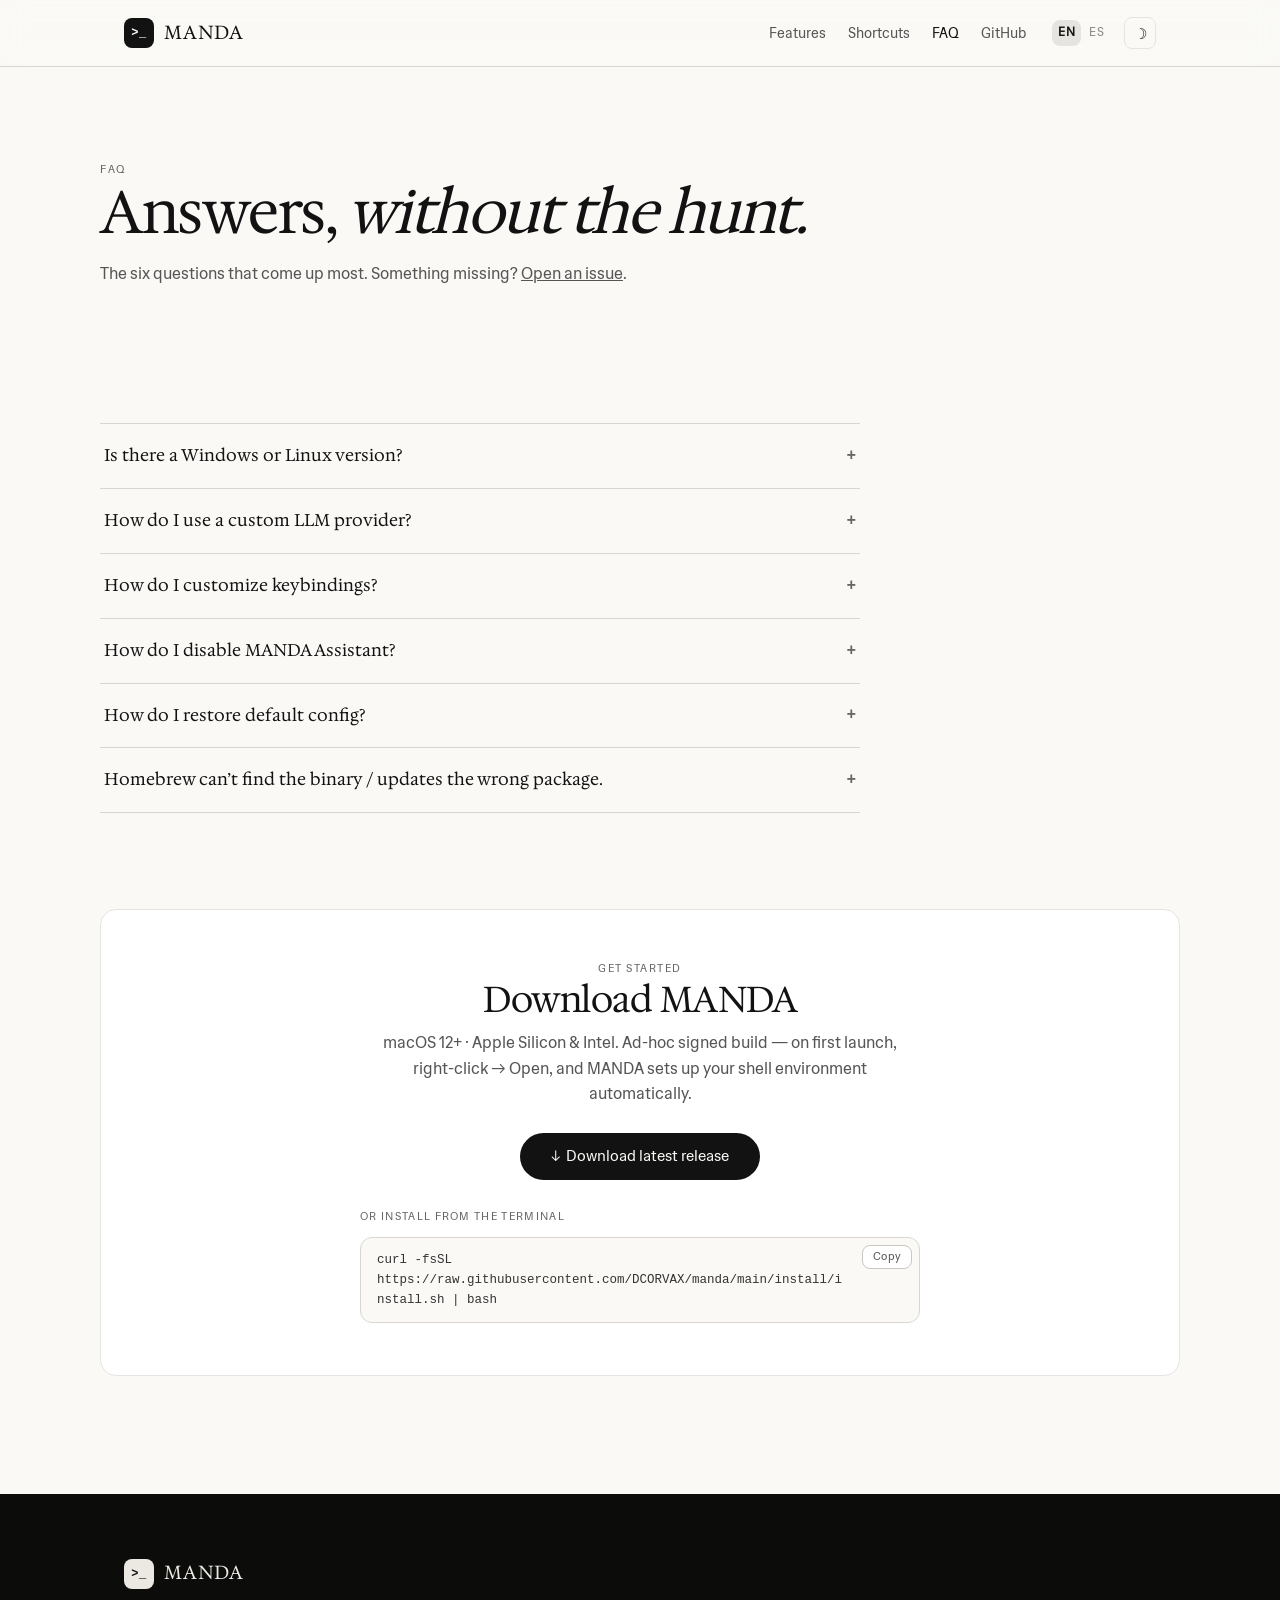
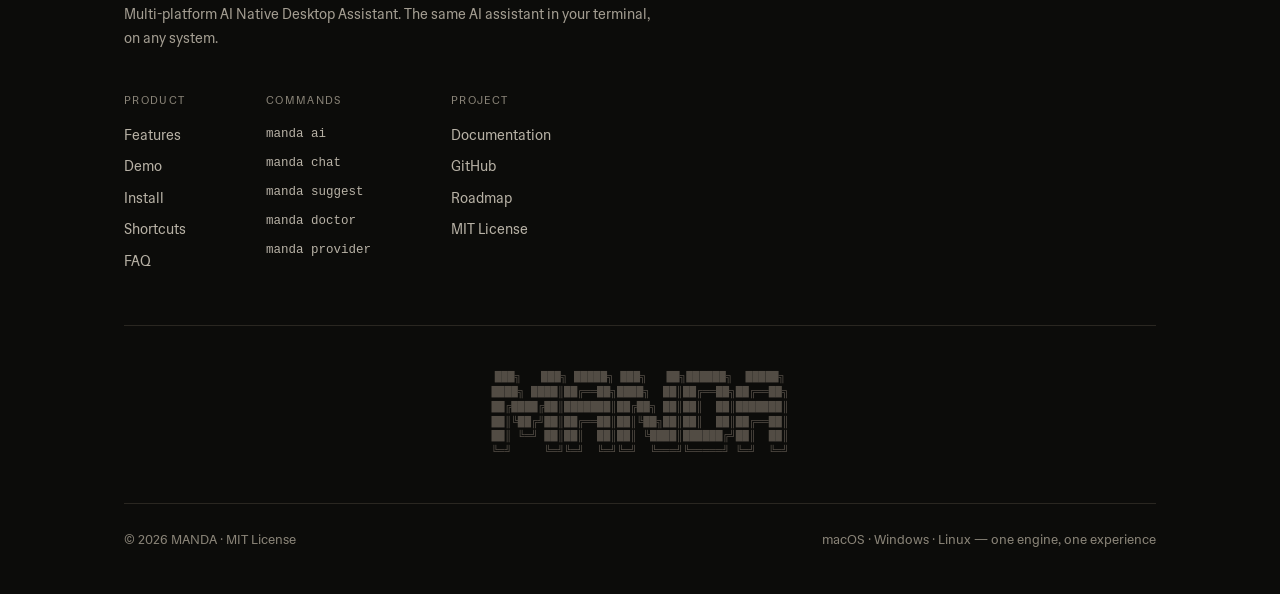
<file: faq.html>
<!DOCTYPE html>
<html lang="en">
<head>
<meta charset="UTF-8">
<meta name="viewport" content="width=device-width, initial-scale=1.0">
<title>FAQ — MANDA</title>
<meta name="description" content="The six most common MANDA questions, answered: platforms, custom LLM providers, keybindings, the AI assistant, reset, and Homebrew.">
<link rel="icon" href="data:image/svg+xml,%3Csvg xmlns='http://www.w3.org/2000/svg' viewBox='0 0 32 32'%3E%3Crect width='32' height='32' rx='8' fill='%23121212'/%3E%3Ctext x='16' y='21' font-family='monospace' font-size='13' fill='%23faf9f6' text-anchor='middle'%3E%26gt;_%3C/text%3E%3C/svg%3E">
<script>try{if(localStorage.getItem('manda-theme')==='dark')document.documentElement.setAttribute('data-theme','dark')}catch(e){}</script>
<link rel="preconnect" href="https://fonts.googleapis.com">
<link rel="preconnect" href="https://fonts.gstatic.com" crossorigin>
<link href="https://fonts.googleapis.com/css2?family=Hedvig+Letters+Sans:wght@400;500;600;700&family=Hedvig+Letters+Serif:opsz,wght@12..24,400;12..24,600;12..24,700&display=swap" rel="stylesheet">
<link rel="stylesheet" href="style.css">
</head>
<body>

<nav class="nav">
  <div class="wrap">
    <a class="brand" href="index.html" aria-label="MANDA home">
      <span class="brand-mark">&gt;_</span>
      <span class="brand-name">MANDA</span>
    </a>
    <div class="nav-links" id="nav-links">
      <a href="features.html">Features</a>
      <a href="shortcuts.html">Shortcuts</a>
      <a class="active" href="faq.html" aria-current="page">FAQ</a>
      <a href="https://github.com/DCORVAX/manda">GitHub</a>
      <div class="nav-right">
        <span class="lang"><a class="active" href="faq.html" aria-current="page">EN</a><a href="es/faq.html">ES</a></span>
        <button class="theme-btn" onclick="toggleTheme()" aria-label="Toggle theme">
          <span class="icon-moon">&#9789;</span><span class="icon-sun">&#9788;</span>
        </button>
      </div>
    </div>
    <button class="nav-toggle" onclick="toggleNav()" aria-label="Menu" aria-expanded="false">&#9776;</button>
  </div>
</nav>

<header class="page-head wrap">
  <span class="kicker">FAQ</span>
  <h1 class="display">Answers, <em>without the hunt.</em></h1>
  <p class="lead">The six questions that come up most. Something missing? <a href="https://github.com/DCORVAX/manda/issues">Open an issue</a>.</p>
</header>

<section class="wrap section">
  <div class="faq">
    <details class="faq-item">
      <summary>Is there a Windows or Linux version?<span class="chev">+</span></summary>
      <div class="answer">
        <p>Not yet — macOS only for now. Windows and Linux may come later.</p>
      </div>
    </details>

    <details class="faq-item">
      <summary>How do I use a custom LLM provider?<span class="chev">+</span></summary>
      <div class="answer">
        <p>Run <code>manda ai</code>, keep Auth Type = API key, and enter your Base URL, API Key, Simple Model, and Deep Model. API Mode: <code>chat_completions</code> for <code>/v1/chat/completions</code>, <code>responses</code> for <code>/v1/responses</code>. If the provider supports hosted search, turn on Native Web Search — no separate search key needed.</p>
      </div>
    </details>

    <details class="faq-item">
      <summary>How do I customize keybindings?<span class="chev">+</span></summary>
      <div class="answer">
        <p>Append to <code>config.keys</code> — don&rsquo;t replace it:</p>
        <pre>config.keys[#config.keys + 1] = {
  key = "RightArrow",
  mods = "CMD|SHIFT",
  action = wezterm.action.ActivatePaneDirection("Right"),
}</pre>
        <p>More examples: <a href="https://github.com/DCORVAX/manda/blob/main/docs/keybindings.md">keybindings.md</a> &middot; <a href="https://github.com/DCORVAX/manda/blob/main/docs/configuration.md">configuration.md</a></p>
      </div>
    </details>

    <details class="faq-item">
      <summary>How do I disable MANDA Assistant?<span class="chev">+</span></summary>
      <div class="answer">
        <p>Run <code>manda ai</code> &rarr; Assistant settings &rarr; Enabled: Off. Or edit <code>~/.config/manda/assistant.toml</code>:</p>
        <pre>enabled = false</pre>
      </div>
    </details>

    <details class="faq-item">
      <summary>How do I restore default config?<span class="chev">+</span></summary>
      <div class="answer">
        <pre>manda reset</pre>
        <p>Removes MANDA-managed shell/tmux integration, git delta defaults, state, and managed theme blocks. Your own Lua is kept. Run <code>manda init</code> to reinstall shell integration.</p>
      </div>
    </details>

    <details class="faq-item">
      <summary>Homebrew can&rsquo;t find the binary / updates the wrong package.<span class="chev">+</span></summary>
      <div class="answer">
        <p>An unrelated older <code>manda</code> package exists on Homebrew. Install MANDA with the one-liner installer instead:</p>
        <pre>curl -fsSL https://raw.githubusercontent.com/DCORVAX/manda/main/install/install.sh | bash</pre>
      <pre>brew install DCORVAX/tap/manda</pre>
      </div>
    </details>
  </div>
</section>

<section class="wrap section">
  <div class="panel">
    <span class="kicker">Get started</span>
    <h2>Download MANDA</h2>
    <p>macOS 12+ &middot; Apple Silicon &amp; Intel. Ad-hoc signed build — on first launch, right-click &rarr; Open, and MANDA sets up your shell environment automatically.</p>
    <a class="btn btn-primary btn-lg" href="https://github.com/DCORVAX/manda/releases/download/v0.1.1/MANDA.dmg">&#8595;&nbsp; Download latest release</a>
    <div class="install">
      <p class="install-label">Or install from the terminal</p>
      <pre>curl -fsSL https://raw.githubusercontent.com/DCORVAX/manda/main/install/install.sh | bash</pre>
    </div>
  </div>
</section>

<footer>
  <div class="wrap">
    <div class="footer-head">
      <a class="brand" href="index.html" aria-label="MANDA home">
        <span class="brand-mark">&gt;_</span>
        <span class="brand-name">MANDA</span>
      </a>
      <p class="footer-tagline">Multi-platform AI Native Desktop Assistant. The same AI assistant in your terminal, on any system.</p>
    </div>
    <div class="footer-cols">
      <div class="footer-col">
        <h4>Product</h4>
        <a href="features.html">Features</a>
        <a href="https://github.com/DCORVAX/manda">Demo</a>
        <a href="index.html#download">Install</a>
        <a href="shortcuts.html">Shortcuts</a>
        <a href="faq.html">FAQ</a>
      </div>
      <div class="footer-col">
        <h4>Commands</h4>
        <a class="mono" href="https://github.com/DCORVAX/manda/blob/main/docs/cli.md">manda ai</a>
        <a class="mono" href="https://github.com/DCORVAX/manda/blob/main/docs/cli.md">manda chat</a>
        <a class="mono" href="https://github.com/DCORVAX/manda/blob/main/docs/cli.md">manda suggest</a>
        <a class="mono" href="https://github.com/DCORVAX/manda/blob/main/docs/cli.md">manda doctor</a>
        <a class="mono" href="https://github.com/DCORVAX/manda/blob/main/docs/cli.md">manda provider</a>
      </div>
      <div class="footer-col">
        <h4>Project</h4>
        <a href="https://github.com/DCORVAX/manda/tree/main/docs">Documentation</a>
        <a href="https://github.com/DCORVAX/manda">GitHub</a>
        <a href="https://github.com/DCORVAX/manda">Roadmap</a>
        <a href="https://github.com/DCORVAX/manda/blob/main/LICENSE.md">MIT License</a>
      </div>
    </div>
    <pre class="footer-ascii" aria-hidden="true">███╗   ███╗ █████╗ ███╗   ██╗██████╗  █████╗
████╗ ████║██╔══██╗████╗  ██║██╔══██╗██╔══██╗
██╔████╔██║███████║██╔██╗ ██║██║  ██║███████║
██║╚██╔╝██║██╔══██║██║╚██╗██║██║  ██║██╔══██║
██║ ╚═╝ ██║██║  ██║██║ ╚████║██████╔╝██║  ██║
╚═╝     ╚═╝╚═╝  ╚═╝╚═╝  ╚═══╝╚═════╝ ╚═╝  ╚═╝</pre>
    <div class="footer-bottom">
      <span>&copy; 2026 MANDA &middot; MIT License</span>
      <span>macOS &middot; Windows &middot; Linux &mdash; one engine, one experience</span>
    </div>
  </div>
</footer>

<script src="script.js"></script>
</body>
</html>
</file>
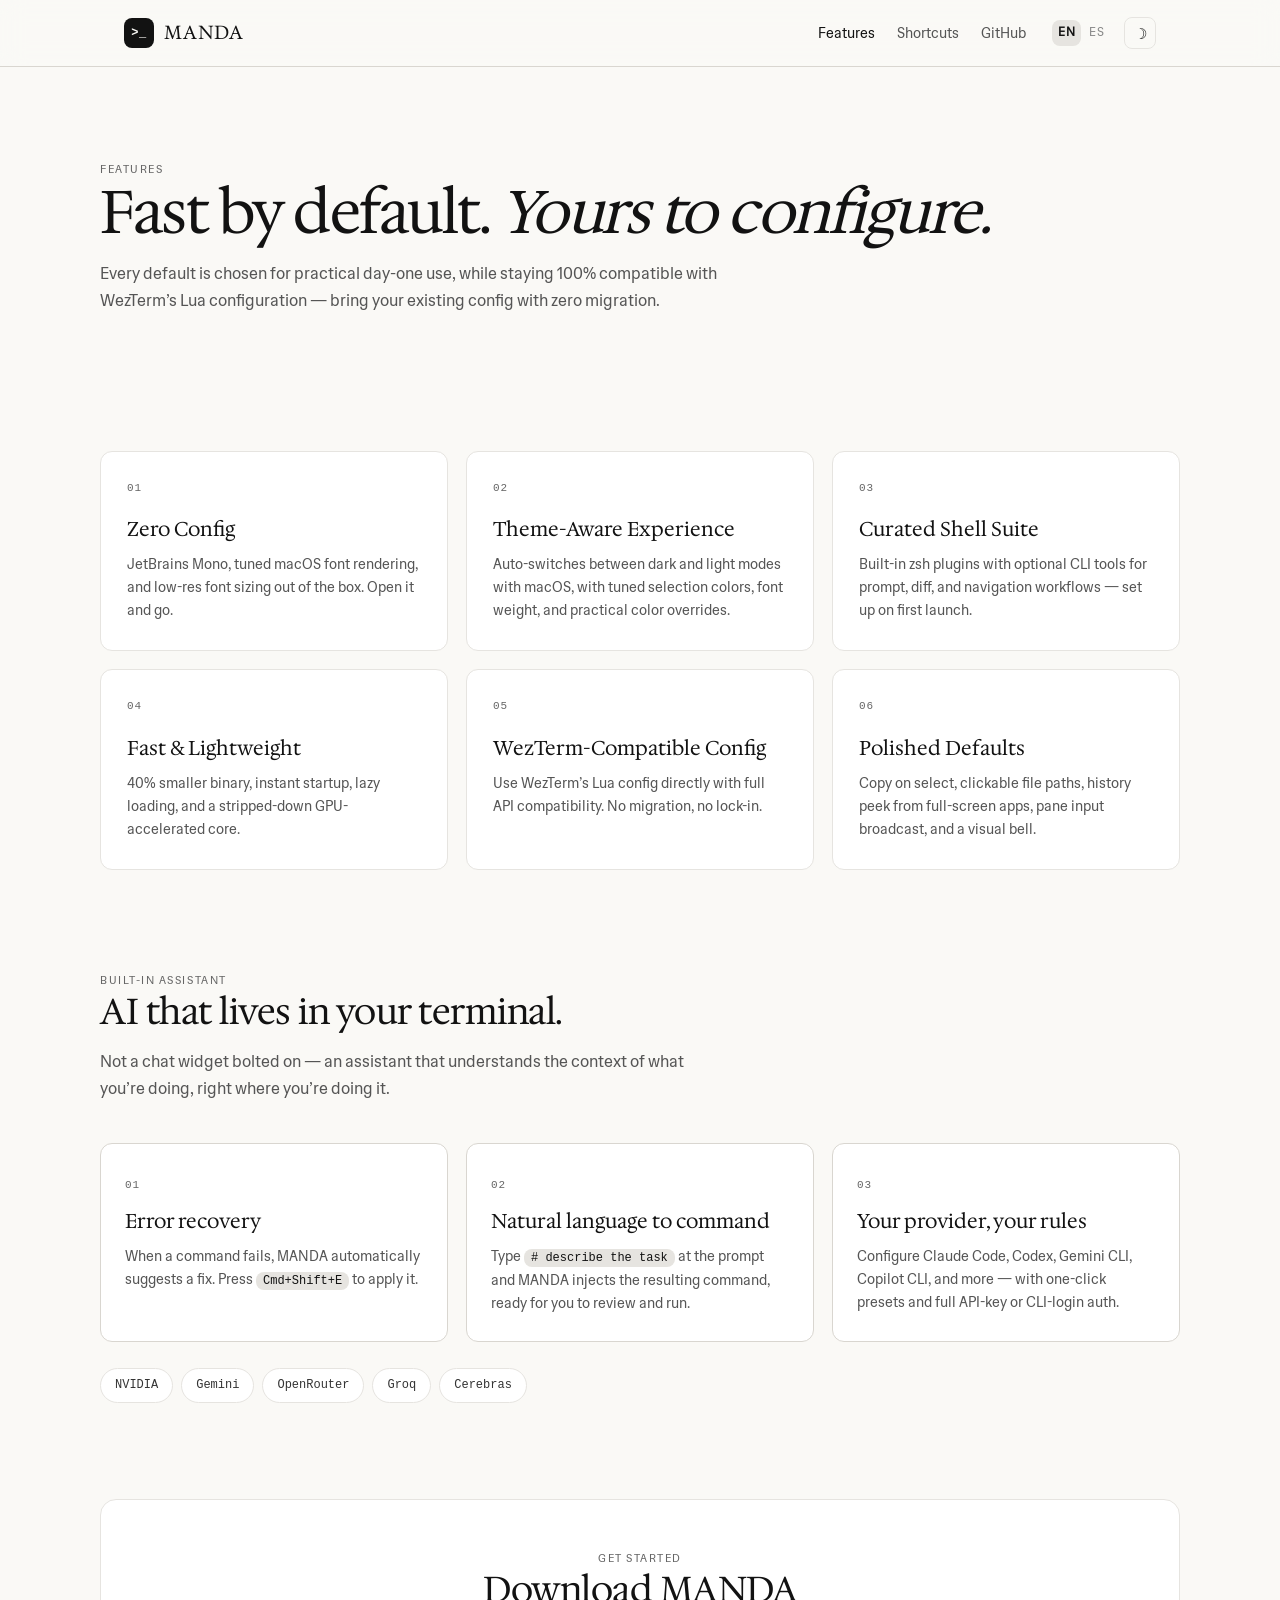
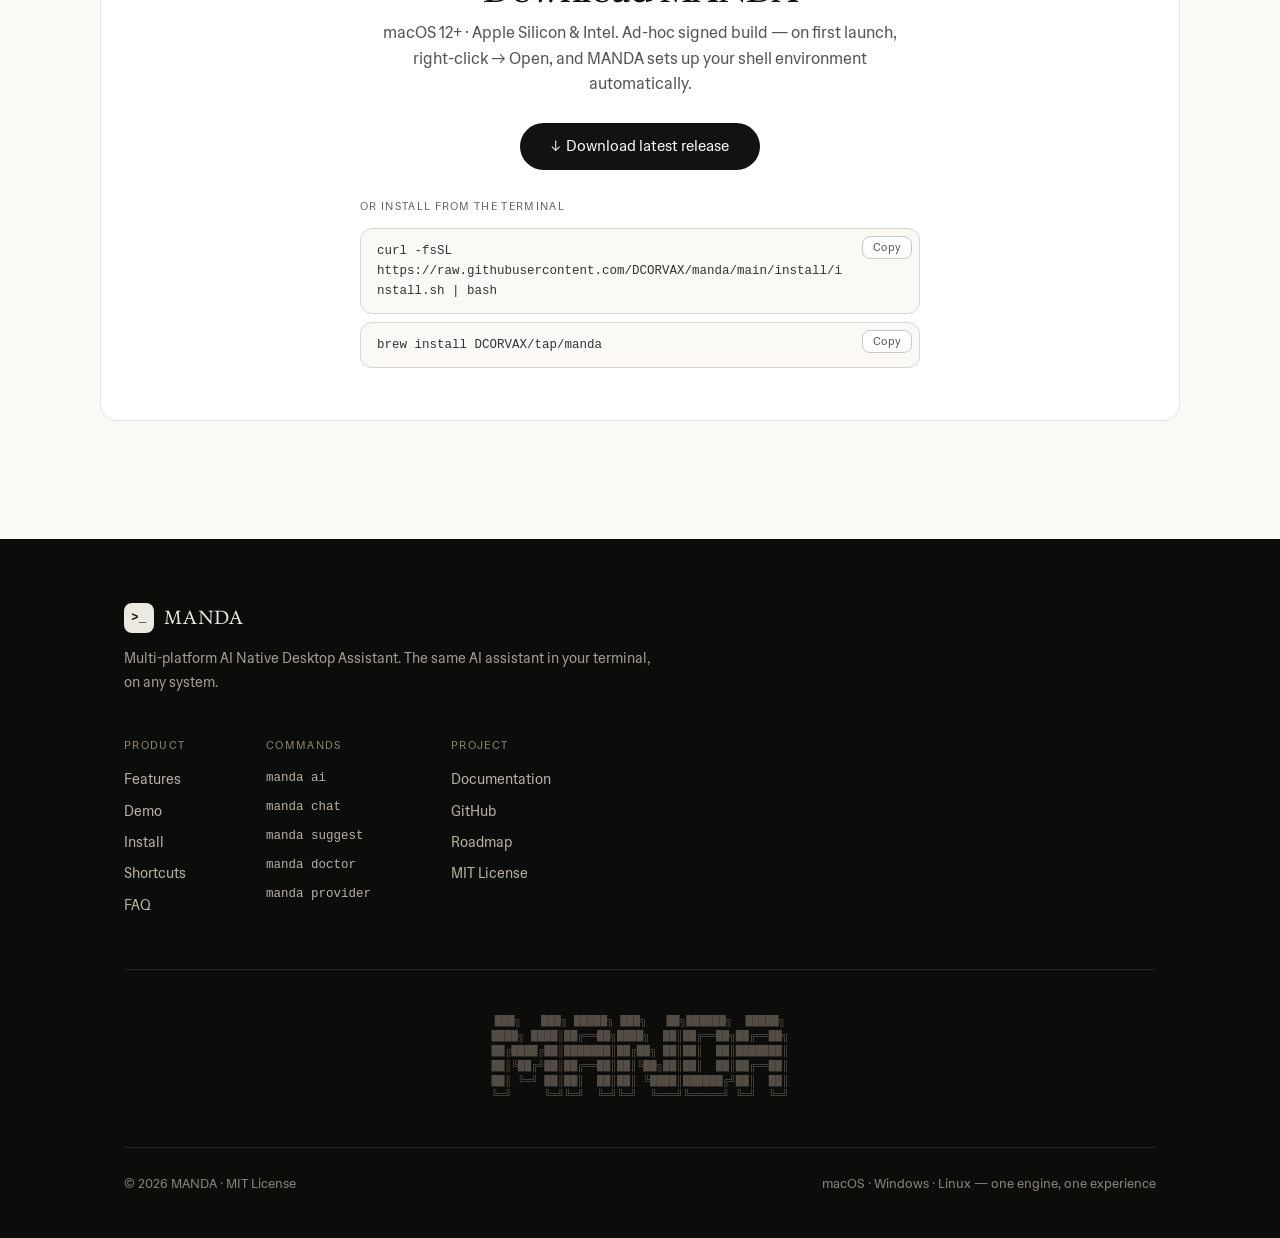
<file: features.html>
<!DOCTYPE html>
<html lang="en">
<head>
<meta charset="UTF-8">
<meta name="viewport" content="width=device-width, initial-scale=1.0">
<title>Features — MANDA</title>
<meta name="description" content="All MANDA features: zero-config defaults, theme-aware experience, curated shell suite, AI assistant with provider presets, and WezTerm-compatible Lua config.">
<link rel="icon" href="data:image/svg+xml,%3Csvg xmlns='http://www.w3.org/2000/svg' viewBox='0 0 32 32'%3E%3Crect width='32' height='32' rx='8' fill='%23121212'/%3E%3Ctext x='16' y='21' font-family='monospace' font-size='13' fill='%23faf9f6' text-anchor='middle'%3E%26gt;_%3C/text%3E%3C/svg%3E">
<script>try{if(localStorage.getItem('manda-theme')==='dark')document.documentElement.setAttribute('data-theme','dark')}catch(e){}</script>
<link rel="preconnect" href="https://fonts.googleapis.com">
<link rel="preconnect" href="https://fonts.gstatic.com" crossorigin>
<link href="https://fonts.googleapis.com/css2?family=Hedvig+Letters+Sans:wght@400;500;600;700&family=Hedvig+Letters+Serif:opsz,wght@12..24,400;12..24,600;12..24,700&display=swap" rel="stylesheet">
<link rel="stylesheet" href="style.css">
</head>
<body>

<nav class="nav">
  <div class="wrap">
    <a class="brand" href="index.html" aria-label="MANDA home">
      <span class="brand-mark">&gt;_</span>
      <span class="brand-name">MANDA</span>
    </a>
    <div class="nav-links" id="nav-links">
      <a class="active" href="features.html" aria-current="page">Features</a>
      <a href="shortcuts.html">Shortcuts</a>
      <a href="https://github.com/DCORVAX/manda">GitHub</a>
      <div class="nav-right">
        <span class="lang"><a class="active" href="features.html" aria-current="page">EN</a><a href="es/features.html">ES</a></span>
        <button class="theme-btn" onclick="toggleTheme()" aria-label="Toggle theme">
          <span class="icon-moon">&#9789;</span><span class="icon-sun">&#9788;</span>
        </button>
      </div>
    </div>
    <button class="nav-toggle" onclick="toggleNav()" aria-label="Menu" aria-expanded="false">&#9776;</button>
  </div>
</nav>

<header class="page-head wrap">
  <span class="kicker">Features</span>
  <h1 class="display">Fast by default. <em>Yours to configure.</em></h1>
  <p class="lead">Every default is chosen for practical day-one use, while staying 100% compatible with WezTerm&rsquo;s Lua configuration — bring your existing config with zero migration.</p>
</header>

<section class="wrap section">
  <div class="grid">
    <div class="card">
      <span class="num">01</span>
      <h3>Zero Config</h3>
      <p>JetBrains Mono, tuned macOS font rendering, and low-res font sizing out of the box. Open it and go.</p>
    </div>
    <div class="card">
      <span class="num">02</span>
      <h3>Theme-Aware Experience</h3>
      <p>Auto-switches between dark and light modes with macOS, with tuned selection colors, font weight, and practical color overrides.</p>
    </div>
    <div class="card">
      <span class="num">03</span>
      <h3>Curated Shell Suite</h3>
      <p>Built-in zsh plugins with optional CLI tools for prompt, diff, and navigation workflows — set up on first launch.</p>
    </div>
    <div class="card">
      <span class="num">04</span>
      <h3>Fast &amp; Lightweight</h3>
      <p>40% smaller binary, instant startup, lazy loading, and a stripped-down GPU-accelerated core.</p>
    </div>
    <div class="card">
      <span class="num">05</span>
      <h3>WezTerm-Compatible Config</h3>
      <p>Use WezTerm&rsquo;s Lua config directly with full API compatibility. No migration, no lock-in.</p>
    </div>
    <div class="card">
      <span class="num">06</span>
      <h3>Polished Defaults</h3>
      <p>Copy on select, clickable file paths, history peek from full-screen apps, pane input broadcast, and a visual bell.</p>
    </div>
  </div>
</section>

<section class="wrap section" id="ai">
  <span class="kicker">Built-in assistant</span>
  <h2>AI that lives in your terminal.</h2>
  <p class="lead">Not a chat widget bolted on — an assistant that understands the context of what you&rsquo;re doing, right where you&rsquo;re doing it.</p>
  <div class="steps">
    <div class="step">
      <span class="num">01</span>
      <h3>Error recovery</h3>
      <p>When a command fails, MANDA automatically suggests a fix. Press <code>Cmd+Shift+E</code> to apply it.</p>
    </div>
    <div class="step">
      <span class="num">02</span>
      <h3>Natural language to command</h3>
      <p>Type <code># describe the task</code> at the prompt and MANDA injects the resulting command, ready for you to review and run.</p>
    </div>
    <div class="step">
      <span class="num">03</span>
      <h3>Your provider, your rules</h3>
      <p>Configure Claude Code, Codex, Gemini CLI, Copilot CLI, and more — with one-click presets and full API-key or CLI-login auth.</p>
    </div>
  </div>
  <div class="chips"><span class="chip">NVIDIA</span><span class="chip">Gemini</span><span class="chip">OpenRouter</span><span class="chip">Groq</span><span class="chip">Cerebras</span></div>
</section>

<section class="wrap section">
  <div class="panel">
    <span class="kicker">Get started</span>
    <h2>Download MANDA</h2>
    <p>macOS 12+ &middot; Apple Silicon &amp; Intel. Ad-hoc signed build — on first launch, right-click &rarr; Open, and MANDA sets up your shell environment automatically.</p>
    <a class="btn btn-primary btn-lg" href="https://github.com/DCORVAX/manda/releases/download/v0.1.1/MANDA.dmg">&#8595;&nbsp; Download latest release</a>
    <div class="install">
      <p class="install-label">Or install from the terminal</p>
      <pre>curl -fsSL https://raw.githubusercontent.com/DCORVAX/manda/main/install/install.sh | bash</pre>
      <pre>brew install DCORVAX/tap/manda</pre>
    </div>
  </div>
</section>

<footer>
  <div class="wrap">
    <div class="footer-head">
      <a class="brand" href="index.html" aria-label="MANDA home">
        <span class="brand-mark">&gt;_</span>
        <span class="brand-name">MANDA</span>
      </a>
      <p class="footer-tagline">Multi-platform AI Native Desktop Assistant. The same AI assistant in your terminal, on any system.</p>
    </div>
    <div class="footer-cols">
      <div class="footer-col">
        <h4>Product</h4>
        <a href="features.html">Features</a>
        <a href="https://github.com/DCORVAX/manda">Demo</a>
        <a href="index.html#download">Install</a>
        <a href="shortcuts.html">Shortcuts</a>
        <a href="faq.html">FAQ</a>
      </div>
      <div class="footer-col">
        <h4>Commands</h4>
        <a class="mono" href="https://github.com/DCORVAX/manda/blob/main/docs/cli.md">manda ai</a>
        <a class="mono" href="https://github.com/DCORVAX/manda/blob/main/docs/cli.md">manda chat</a>
        <a class="mono" href="https://github.com/DCORVAX/manda/blob/main/docs/cli.md">manda suggest</a>
        <a class="mono" href="https://github.com/DCORVAX/manda/blob/main/docs/cli.md">manda doctor</a>
        <a class="mono" href="https://github.com/DCORVAX/manda/blob/main/docs/cli.md">manda provider</a>
      </div>
      <div class="footer-col">
        <h4>Project</h4>
        <a href="https://github.com/DCORVAX/manda/tree/main/docs">Documentation</a>
        <a href="https://github.com/DCORVAX/manda">GitHub</a>
        <a href="https://github.com/DCORVAX/manda">Roadmap</a>
        <a href="https://github.com/DCORVAX/manda/blob/main/LICENSE.md">MIT License</a>
      </div>
    </div>
    <pre class="footer-ascii" aria-hidden="true">███╗   ███╗ █████╗ ███╗   ██╗██████╗  █████╗
████╗ ████║██╔══██╗████╗  ██║██╔══██╗██╔══██╗
██╔████╔██║███████║██╔██╗ ██║██║  ██║███████║
██║╚██╔╝██║██╔══██║██║╚██╗██║██║  ██║██╔══██║
██║ ╚═╝ ██║██║  ██║██║ ╚████║██████╔╝██║  ██║
╚═╝     ╚═╝╚═╝  ╚═╝╚═╝  ╚═══╝╚═════╝ ╚═╝  ╚═╝</pre>
    <div class="footer-bottom">
      <span>&copy; 2026 MANDA &middot; MIT License</span>
      <span>macOS &middot; Windows &middot; Linux &mdash; one engine, one experience</span>
    </div>
  </div>
</footer>

<script src="script.js"></script>
</body>
</html>
</file>
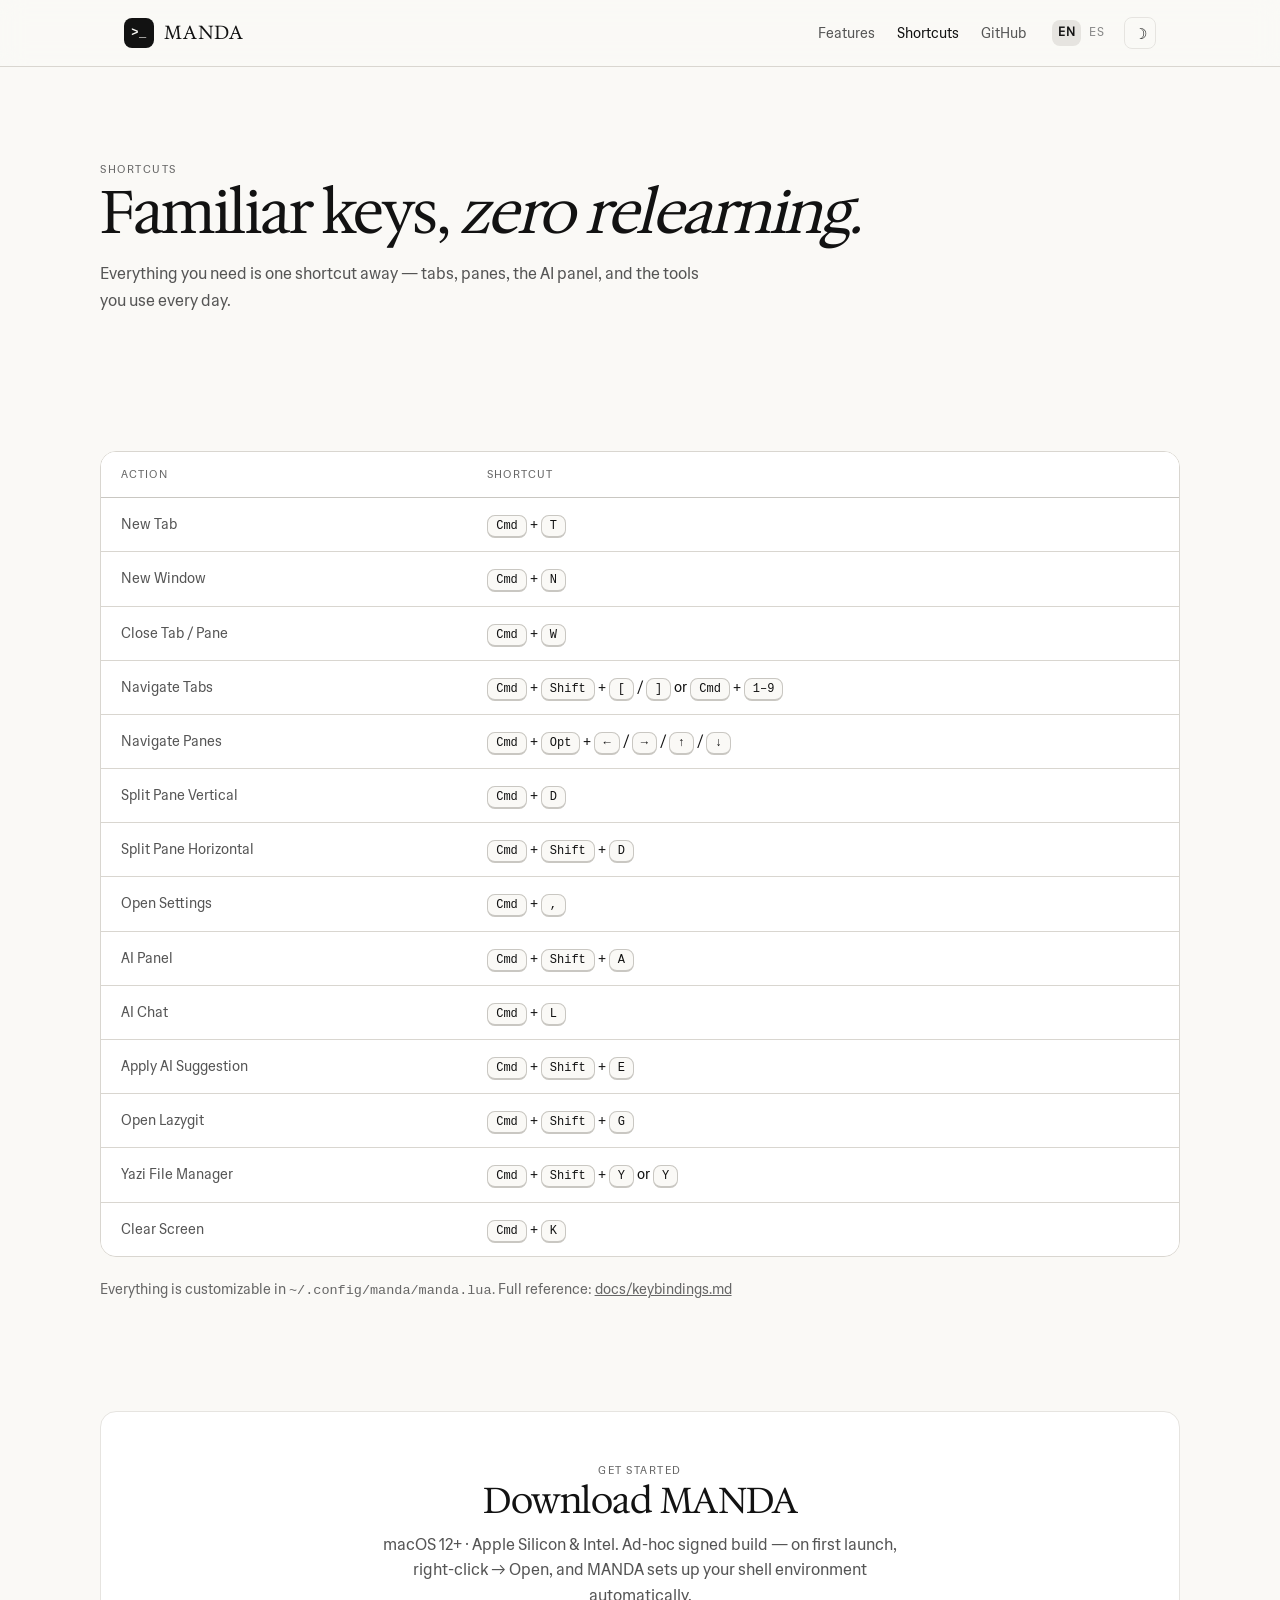
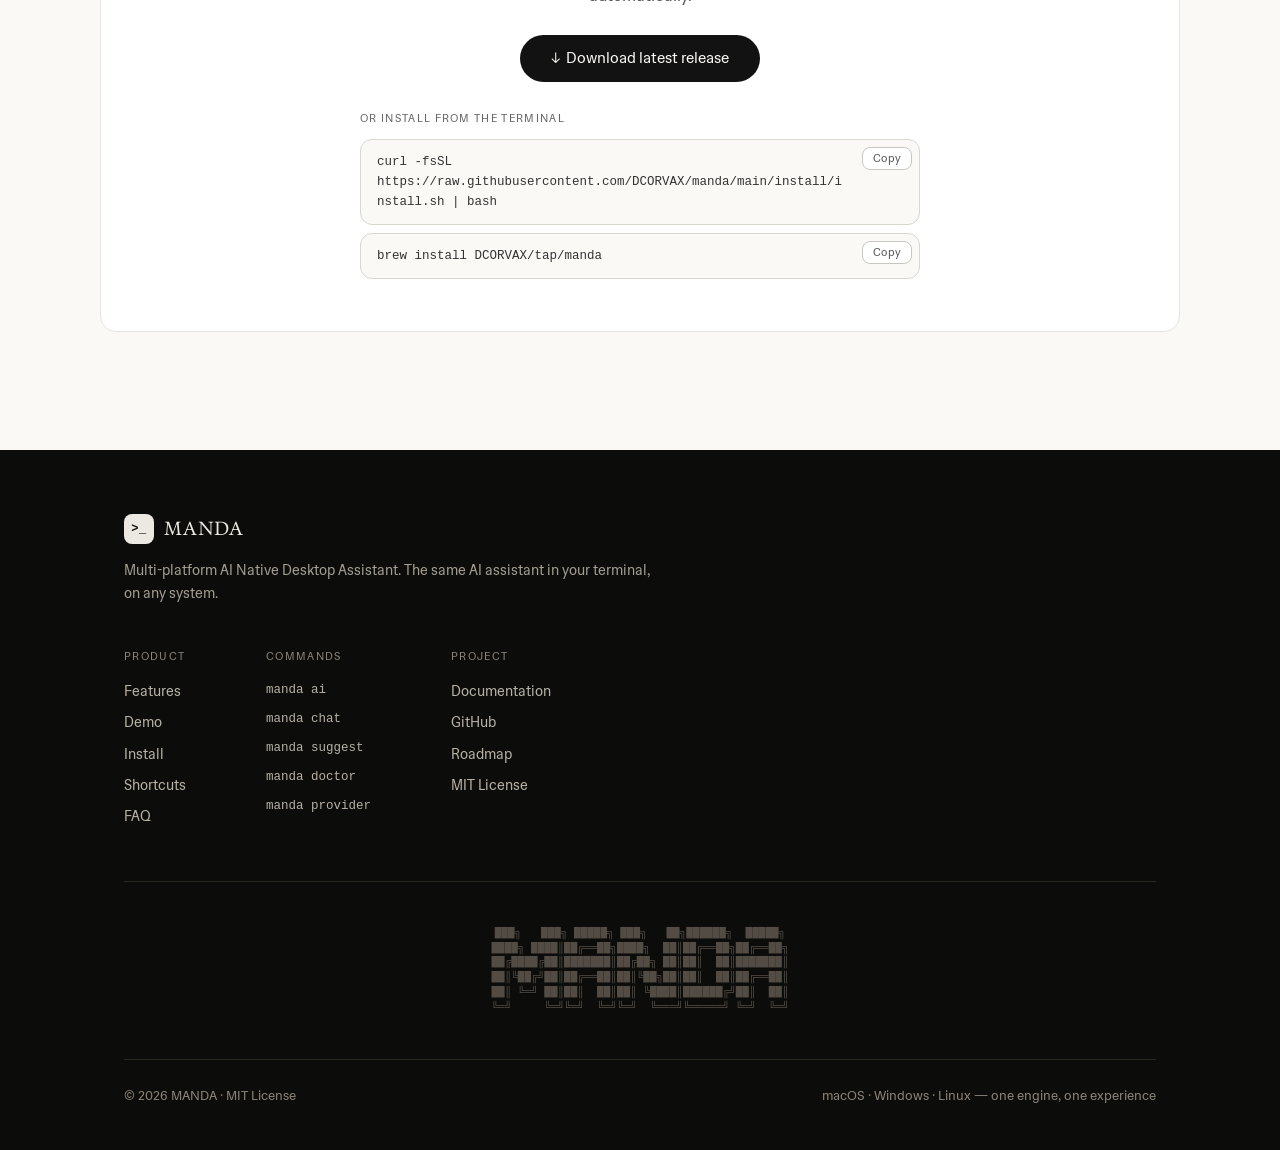
<file: shortcuts.html>
<!DOCTYPE html>
<html lang="en">
<head>
<meta charset="UTF-8">
<meta name="viewport" content="width=device-width, initial-scale=1.0">
<title>Shortcuts — MANDA</title>
<meta name="description" content="The complete MANDA keyboard shortcut reference: tabs, panes, AI panel, AI chat, lazygit, yazi, settings and more.">
<link rel="icon" href="data:image/svg+xml,%3Csvg xmlns='http://www.w3.org/2000/svg' viewBox='0 0 32 32'%3E%3Crect width='32' height='32' rx='8' fill='%23121212'/%3E%3Ctext x='16' y='21' font-family='monospace' font-size='13' fill='%23faf9f6' text-anchor='middle'%3E%26gt;_%3C/text%3E%3C/svg%3E">
<script>try{if(localStorage.getItem('manda-theme')==='dark')document.documentElement.setAttribute('data-theme','dark')}catch(e){}</script>
<link rel="preconnect" href="https://fonts.googleapis.com">
<link rel="preconnect" href="https://fonts.gstatic.com" crossorigin>
<link href="https://fonts.googleapis.com/css2?family=Hedvig+Letters+Sans:wght@400;500;600;700&family=Hedvig+Letters+Serif:opsz,wght@12..24,400;12..24,600;12..24,700&display=swap" rel="stylesheet">
<link rel="stylesheet" href="style.css">
</head>
<body>

<nav class="nav">
  <div class="wrap">
    <a class="brand" href="index.html" aria-label="MANDA home">
      <span class="brand-mark">&gt;_</span>
      <span class="brand-name">MANDA</span>
    </a>
    <div class="nav-links" id="nav-links">
      <a href="features.html">Features</a>
      <a class="active" href="shortcuts.html" aria-current="page">Shortcuts</a>
      <a href="https://github.com/DCORVAX/manda">GitHub</a>
      <div class="nav-right">
        <span class="lang"><a class="active" href="shortcuts.html" aria-current="page">EN</a><a href="es/shortcuts.html">ES</a></span>
        <button class="theme-btn" onclick="toggleTheme()" aria-label="Toggle theme">
          <span class="icon-moon">&#9789;</span><span class="icon-sun">&#9788;</span>
        </button>
      </div>
    </div>
    <button class="nav-toggle" onclick="toggleNav()" aria-label="Menu" aria-expanded="false">&#9776;</button>
  </div>
</nav>

<header class="page-head wrap">
  <span class="kicker">Shortcuts</span>
  <h1 class="display">Familiar keys, <em>zero relearning.</em></h1>
  <p class="lead">Everything you need is one shortcut away — tabs, panes, the AI panel, and the tools you use every day.</p>
</header>

<section class="wrap section">
  <div class="table-scroll">
    <table>
      <thead>
        <tr><th>Action</th><th>Shortcut</th></tr>
      </thead>
      <tbody>
        <tr><td>New Tab</td><td><kbd>Cmd</kbd> + <kbd>T</kbd></td></tr>
        <tr><td>New Window</td><td><kbd>Cmd</kbd> + <kbd>N</kbd></td></tr>
        <tr><td>Close Tab / Pane</td><td><kbd>Cmd</kbd> + <kbd>W</kbd></td></tr>
        <tr><td>Navigate Tabs</td><td><kbd>Cmd</kbd> + <kbd>Shift</kbd> + <kbd>[</kbd> / <kbd>]</kbd> or <kbd>Cmd</kbd> + <kbd>1&ndash;9</kbd></td></tr>
        <tr><td>Navigate Panes</td><td><kbd>Cmd</kbd> + <kbd>Opt</kbd> + <kbd>&larr;</kbd> / <kbd>&rarr;</kbd> / <kbd>&uarr;</kbd> / <kbd>&darr;</kbd></td></tr>
        <tr><td>Split Pane Vertical</td><td><kbd>Cmd</kbd> + <kbd>D</kbd></td></tr>
        <tr><td>Split Pane Horizontal</td><td><kbd>Cmd</kbd> + <kbd>Shift</kbd> + <kbd>D</kbd></td></tr>
        <tr><td>Open Settings</td><td><kbd>Cmd</kbd> + <kbd>,</kbd></td></tr>
        <tr><td>AI Panel</td><td><kbd>Cmd</kbd> + <kbd>Shift</kbd> + <kbd>A</kbd></td></tr>
        <tr><td>AI Chat</td><td><kbd>Cmd</kbd> + <kbd>L</kbd></td></tr>
        <tr><td>Apply AI Suggestion</td><td><kbd>Cmd</kbd> + <kbd>Shift</kbd> + <kbd>E</kbd></td></tr>
        <tr><td>Open Lazygit</td><td><kbd>Cmd</kbd> + <kbd>Shift</kbd> + <kbd>G</kbd></td></tr>
        <tr><td>Yazi File Manager</td><td><kbd>Cmd</kbd> + <kbd>Shift</kbd> + <kbd>Y</kbd> or <kbd>Y</kbd></td></tr>
        <tr><td>Clear Screen</td><td><kbd>Cmd</kbd> + <kbd>K</kbd></td></tr>
      </tbody>
    </table>
  </div>
  <p class="muted" style="margin-top:22px;font-size:13.5px">Everything is customizable in <span class="mono">~/.config/manda/manda.lua</span>. Full reference: <a href="https://github.com/DCORVAX/manda/blob/main/docs/keybindings.md">docs/keybindings.md</a></p>
</section>

<section class="wrap section">
  <div class="panel">
    <span class="kicker">Get started</span>
    <h2>Download MANDA</h2>
    <p>macOS 12+ &middot; Apple Silicon &amp; Intel. Ad-hoc signed build — on first launch, right-click &rarr; Open, and MANDA sets up your shell environment automatically.</p>
    <a class="btn btn-primary btn-lg" href="https://github.com/DCORVAX/manda/releases/download/v0.1.1/MANDA.dmg">&#8595;&nbsp; Download latest release</a>
    <div class="install">
      <p class="install-label">Or install from the terminal</p>
      <pre>curl -fsSL https://raw.githubusercontent.com/DCORVAX/manda/main/install/install.sh | bash</pre>
      <pre>brew install DCORVAX/tap/manda</pre>
    </div>
  </div>
</section>

<footer>
  <div class="wrap">
    <div class="footer-head">
      <a class="brand" href="index.html" aria-label="MANDA home">
        <span class="brand-mark">&gt;_</span>
        <span class="brand-name">MANDA</span>
      </a>
      <p class="footer-tagline">Multi-platform AI Native Desktop Assistant. The same AI assistant in your terminal, on any system.</p>
    </div>
    <div class="footer-cols">
      <div class="footer-col">
        <h4>Product</h4>
        <a href="features.html">Features</a>
        <a href="https://github.com/DCORVAX/manda">Demo</a>
        <a href="index.html#download">Install</a>
        <a href="shortcuts.html">Shortcuts</a>
        <a href="faq.html">FAQ</a>
      </div>
      <div class="footer-col">
        <h4>Commands</h4>
        <a class="mono" href="https://github.com/DCORVAX/manda/blob/main/docs/cli.md">manda ai</a>
        <a class="mono" href="https://github.com/DCORVAX/manda/blob/main/docs/cli.md">manda chat</a>
        <a class="mono" href="https://github.com/DCORVAX/manda/blob/main/docs/cli.md">manda suggest</a>
        <a class="mono" href="https://github.com/DCORVAX/manda/blob/main/docs/cli.md">manda doctor</a>
        <a class="mono" href="https://github.com/DCORVAX/manda/blob/main/docs/cli.md">manda provider</a>
      </div>
      <div class="footer-col">
        <h4>Project</h4>
        <a href="https://github.com/DCORVAX/manda/tree/main/docs">Documentation</a>
        <a href="https://github.com/DCORVAX/manda">GitHub</a>
        <a href="https://github.com/DCORVAX/manda">Roadmap</a>
        <a href="https://github.com/DCORVAX/manda/blob/main/LICENSE.md">MIT License</a>
      </div>
    </div>
    <pre class="footer-ascii" aria-hidden="true">███╗   ███╗ █████╗ ███╗   ██╗██████╗  █████╗
████╗ ████║██╔══██╗████╗  ██║██╔══██╗██╔══██╗
██╔████╔██║███████║██╔██╗ ██║██║  ██║███████║
██║╚██╔╝██║██╔══██║██║╚██╗██║██║  ██║██╔══██║
██║ ╚═╝ ██║██║  ██║██║ ╚████║██████╔╝██║  ██║
╚═╝     ╚═╝╚═╝  ╚═╝╚═╝  ╚═══╝╚═════╝ ╚═╝  ╚═╝</pre>
    <div class="footer-bottom">
      <span>&copy; 2026 MANDA &middot; MIT License</span>
      <span>macOS &middot; Windows &middot; Linux &mdash; one engine, one experience</span>
    </div>
  </div>
</footer>

<script src="script.js"></script>
</body>
</html>
</file>
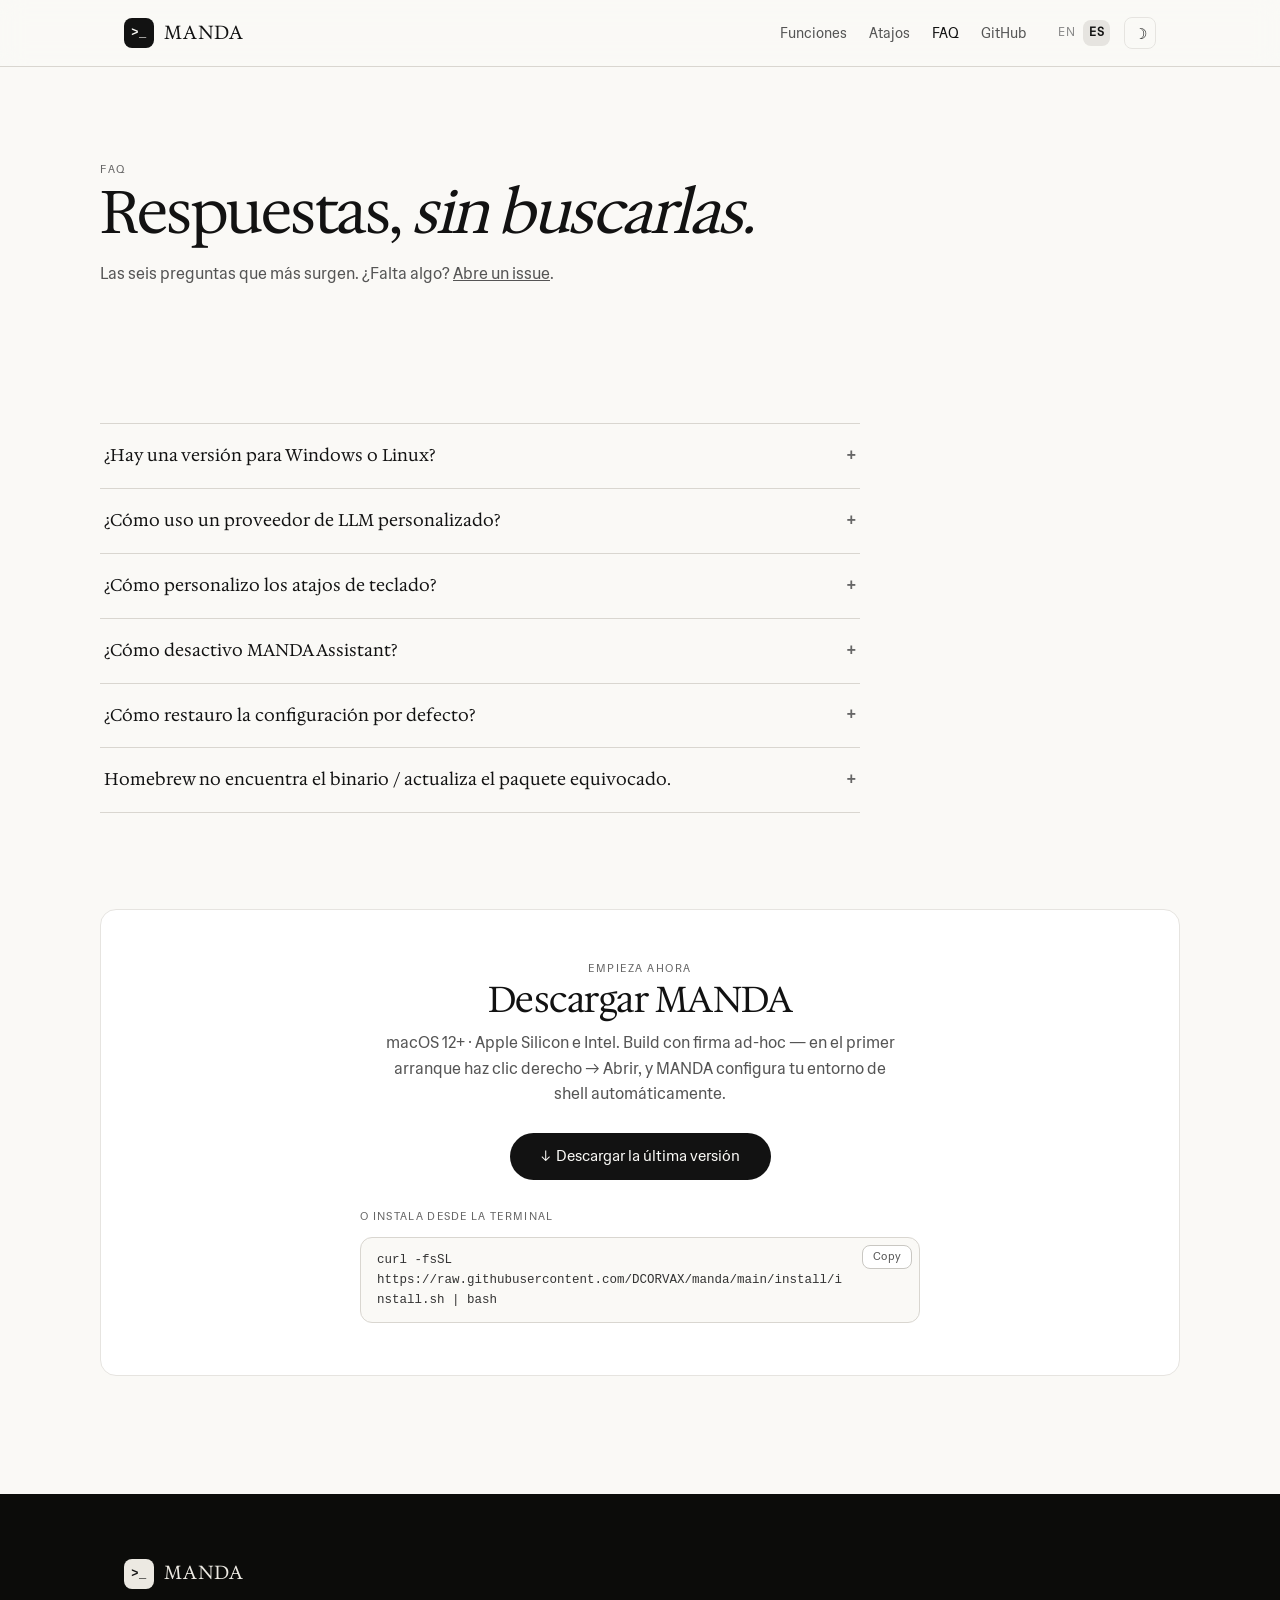
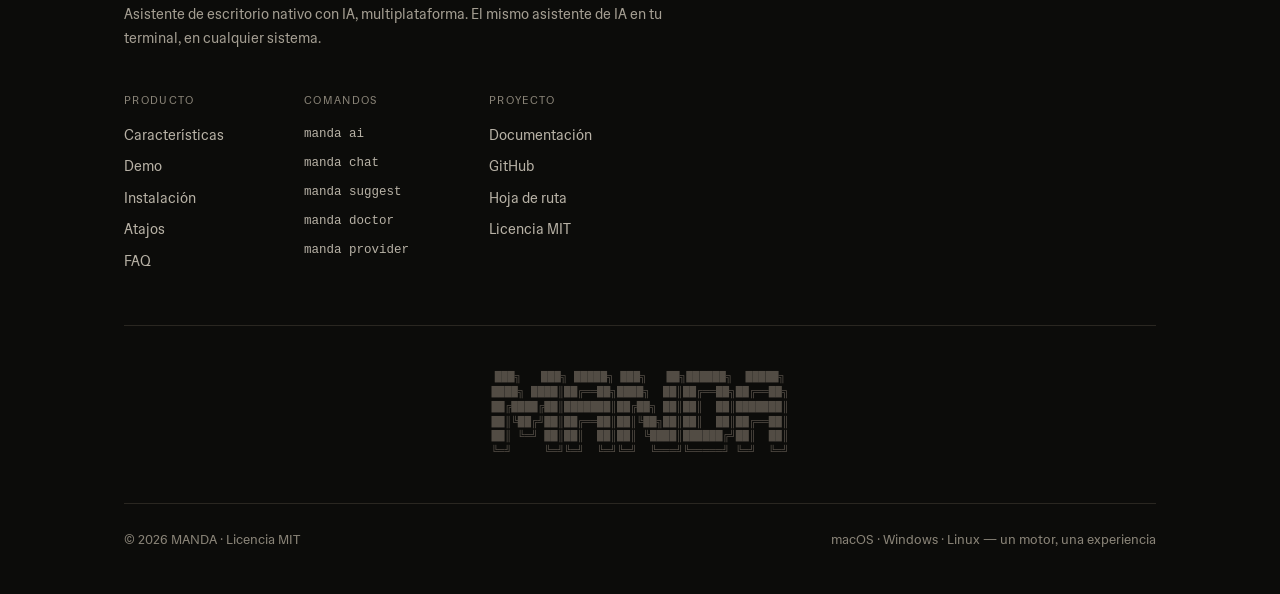
<file: es/faq.html>
<!DOCTYPE html>
<html lang="es">
<head>
<meta charset="UTF-8">
<meta name="viewport" content="width=device-width, initial-scale=1.0">
<title>FAQ — MANDA</title>
<meta name="description" content="Las seis preguntas más comunes de MANDA, respondidas: plataformas, proveedores de LLM, atajos, el asistente de IA, reset y Homebrew.">
<link rel="icon" href="data:image/svg+xml,%3Csvg xmlns='http://www.w3.org/2000/svg' viewBox='0 0 32 32'%3E%3Crect width='32' height='32' rx='8' fill='%23121212'/%3E%3Ctext x='16' y='21' font-family='monospace' font-size='13' fill='%23faf9f6' text-anchor='middle'%3E%26gt;_%3C/text%3E%3C/svg%3E">
<script>try{if(localStorage.getItem('manda-theme')==='dark')document.documentElement.setAttribute('data-theme','dark')}catch(e){}</script>
<link rel="preconnect" href="https://fonts.googleapis.com">
<link rel="preconnect" href="https://fonts.gstatic.com" crossorigin>
<link href="https://fonts.googleapis.com/css2?family=Hedvig+Letters+Sans:wght@400;500;600;700&family=Hedvig+Letters+Serif:opsz,wght@12..24,400;12..24,600;12..24,700&display=swap" rel="stylesheet">
<link rel="stylesheet" href="../style.css">
</head>
<body>

<nav class="nav">
  <div class="wrap">
    <a class="brand" href="index.html" aria-label="Inicio de MANDA">
      <span class="brand-mark">&gt;_</span>
      <span class="brand-name">MANDA</span>
    </a>
    <div class="nav-links" id="nav-links">
      <a href="features.html">Funciones</a>
      <a href="shortcuts.html">Atajos</a>
      <a class="active" href="faq.html" aria-current="page">FAQ</a>
      <a href="https://github.com/DCORVAX/manda">GitHub</a>
      <div class="nav-right">
        <span class="lang"><a href="../faq.html">EN</a><a class="active" href="faq.html" aria-current="page">ES</a></span>
        <button class="theme-btn" onclick="toggleTheme()" aria-label="Cambiar tema">
          <span class="icon-moon">&#9789;</span><span class="icon-sun">&#9788;</span>
        </button>
      </div>
    </div>
    <button class="nav-toggle" onclick="toggleNav()" aria-label="Menú" aria-expanded="false">&#9776;</button>
  </div>
</nav>

<header class="page-head wrap">
  <span class="kicker">FAQ</span>
  <h1 class="display">Respuestas, <em>sin buscarlas.</em></h1>
  <p class="lead">Las seis preguntas que más surgen. ¿Falta algo? <a href="https://github.com/DCORVAX/manda/issues">Abre un issue</a>.</p>
</header>

<section class="wrap section">
  <div class="faq">
    <details class="faq-item">
      <summary>¿Hay una versión para Windows o Linux?<span class="chev">+</span></summary>
      <div class="answer">
        <p>Todavía no — por ahora solo macOS. Windows y Linux pueden llegar más adelante.</p>
      </div>
    </details>

    <details class="faq-item">
      <summary>¿Cómo uso un proveedor de LLM personalizado?<span class="chev">+</span></summary>
      <div class="answer">
        <p>Ejecuta <code>manda ai</code>, mantén Auth Type = API key e introduce tu Base URL, API Key, Simple Model y Deep Model. API Mode: <code>chat_completions</code> para <code>/v1/chat/completions</code>, <code>responses</code> para <code>/v1/responses</code>. Si el proveedor soporta búsqueda alojada, activa Native Web Search — no hace falta una API key de búsqueda aparte.</p>
      </div>
    </details>

    <details class="faq-item">
      <summary>¿Cómo personalizo los atajos de teclado?<span class="chev">+</span></summary>
      <div class="answer">
        <p>Añade a <code>config.keys</code> — no lo reemplaces:</p>
        <pre>config.keys[#config.keys + 1] = {
  key = "RightArrow",
  mods = "CMD|SHIFT",
  action = wezterm.action.ActivatePaneDirection("Right"),
}</pre>
        <p>Más ejemplos: <a href="https://github.com/DCORVAX/manda/blob/main/docs/keybindings.md">keybindings.md</a> &middot; <a href="https://github.com/DCORVAX/manda/blob/main/docs/configuration.md">configuration.md</a></p>
      </div>
    </details>

    <details class="faq-item">
      <summary>¿Cómo desactivo MANDA Assistant?<span class="chev">+</span></summary>
      <div class="answer">
        <p>Ejecuta <code>manda ai</code> &rarr; ajustes del asistente &rarr; Enabled: Off. O edita <code>~/.config/manda/assistant.toml</code>:</p>
        <pre>enabled = false</pre>
      </div>
    </details>

    <details class="faq-item">
      <summary>¿Cómo restauro la configuración por defecto?<span class="chev">+</span></summary>
      <div class="answer">
        <pre>manda reset</pre>
        <p>Elimina la integración de shell/tmux, los defaults de git delta, el estado y los bloques de tema gestionados por MANDA. Tu Lua se conserva. Ejecuta <code>manda init</code> para reinstalar la integración de shell.</p>
      </div>
    </details>

    <details class="faq-item">
      <summary>Homebrew no encuentra el binario / actualiza el paquete equivocado.<span class="chev">+</span></summary>
      <div class="answer">
        <p>Hay un paquete antiguo sin relación llamado <code>manda</code> en Homebrew. Instala MANDA con el instalador de una línea:</p>
        <pre>curl -fsSL https://raw.githubusercontent.com/DCORVAX/manda/main/install/install.sh | bash</pre>
      <pre>brew install DCORVAX/tap/manda</pre>
      </div>
    </details>
  </div>
</section>

<section class="wrap section">
  <div class="panel">
    <span class="kicker">Empieza ahora</span>
    <h2>Descargar MANDA</h2>
    <p>macOS 12+ &middot; Apple Silicon e Intel. Build con firma ad-hoc — en el primer arranque haz clic derecho &rarr; Abrir, y MANDA configura tu entorno de shell automáticamente.</p>
    <a class="btn btn-primary btn-lg" href="https://github.com/DCORVAX/manda/releases/download/v0.1.1/MANDA.dmg">&#8595;&nbsp; Descargar la última versión</a>
    <div class="install">
      <p class="install-label">O instala desde la terminal</p>
      <pre>curl -fsSL https://raw.githubusercontent.com/DCORVAX/manda/main/install/install.sh | bash</pre>
    </div>
  </div>
</section>

<footer>
  <div class="wrap">
    <div class="footer-head">
      <a class="brand" href="index.html" aria-label="MANDA inicio">
        <span class="brand-mark">&gt;_</span>
        <span class="brand-name">MANDA</span>
      </a>
      <p class="footer-tagline">Asistente de escritorio nativo con IA, multiplataforma. El mismo asistente de IA en tu terminal, en cualquier sistema.</p>
    </div>
    <div class="footer-cols">
      <div class="footer-col">
        <h4>Producto</h4>
        <a href="features.html">Características</a>
        <a href="https://github.com/DCORVAX/manda">Demo</a>
        <a href="index.html#download">Instalación</a>
        <a href="shortcuts.html">Atajos</a>
        <a href="faq.html">FAQ</a>
      </div>
      <div class="footer-col">
        <h4>Comandos</h4>
        <a class="mono" href="https://github.com/DCORVAX/manda/blob/main/docs/cli.md">manda ai</a>
        <a class="mono" href="https://github.com/DCORVAX/manda/blob/main/docs/cli.md">manda chat</a>
        <a class="mono" href="https://github.com/DCORVAX/manda/blob/main/docs/cli.md">manda suggest</a>
        <a class="mono" href="https://github.com/DCORVAX/manda/blob/main/docs/cli.md">manda doctor</a>
        <a class="mono" href="https://github.com/DCORVAX/manda/blob/main/docs/cli.md">manda provider</a>
      </div>
      <div class="footer-col">
        <h4>Proyecto</h4>
        <a href="https://github.com/DCORVAX/manda/tree/main/docs">Documentación</a>
        <a href="https://github.com/DCORVAX/manda">GitHub</a>
        <a href="https://github.com/DCORVAX/manda">Hoja de ruta</a>
        <a href="https://github.com/DCORVAX/manda/blob/main/LICENSE.md">Licencia MIT</a>
      </div>
    </div>
    <pre class="footer-ascii" aria-hidden="true">███╗   ███╗ █████╗ ███╗   ██╗██████╗  █████╗
████╗ ████║██╔══██╗████╗  ██║██╔══██╗██╔══██╗
██╔████╔██║███████║██╔██╗ ██║██║  ██║███████║
██║╚██╔╝██║██╔══██║██║╚██╗██║██║  ██║██╔══██║
██║ ╚═╝ ██║██║  ██║██║ ╚████║██████╔╝██║  ██║
╚═╝     ╚═╝╚═╝  ╚═╝╚═╝  ╚═══╝╚═════╝ ╚═╝  ╚═╝</pre>
    <div class="footer-bottom">
      <span>&copy; 2026 MANDA &middot; Licencia MIT</span>
      <span>macOS &middot; Windows &middot; Linux &mdash; un motor, una experiencia</span>
    </div>
  </div>
</footer>

<script src="../script.js"></script>
</body>
</html>
</file>
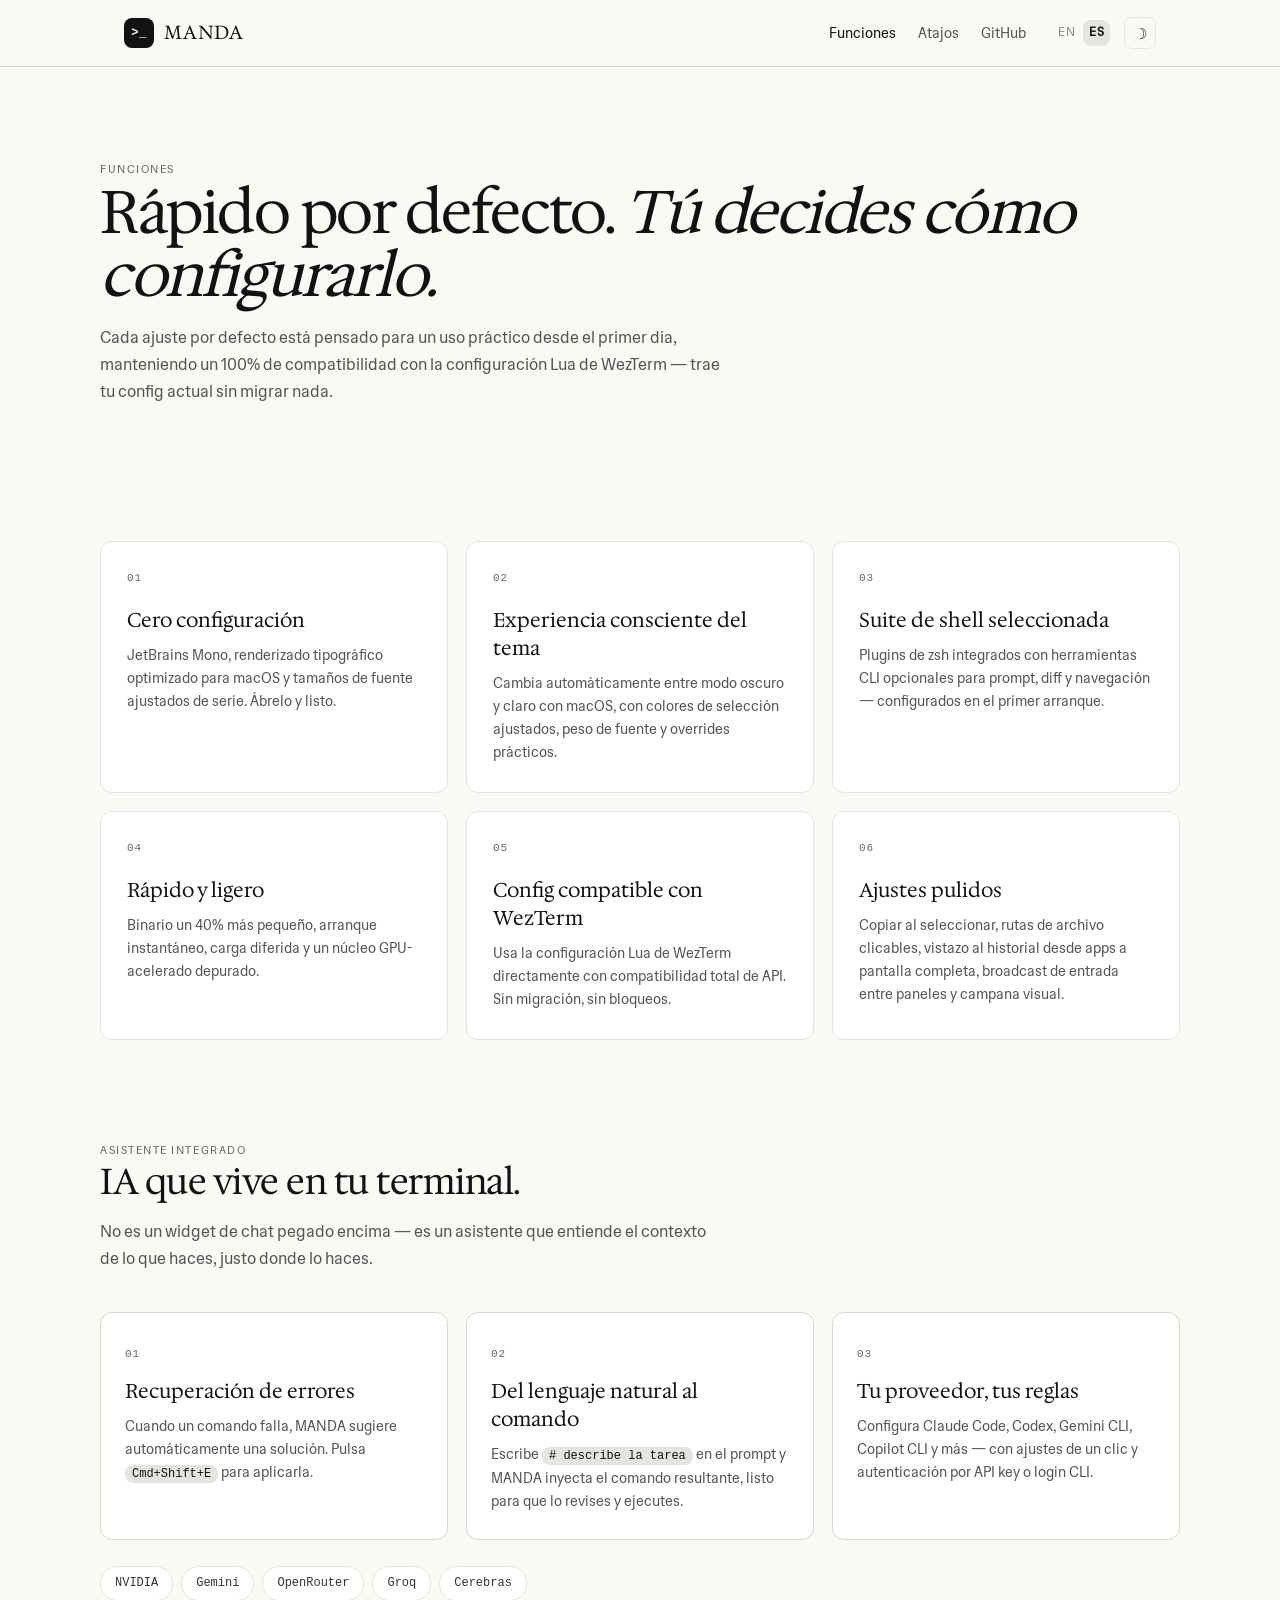
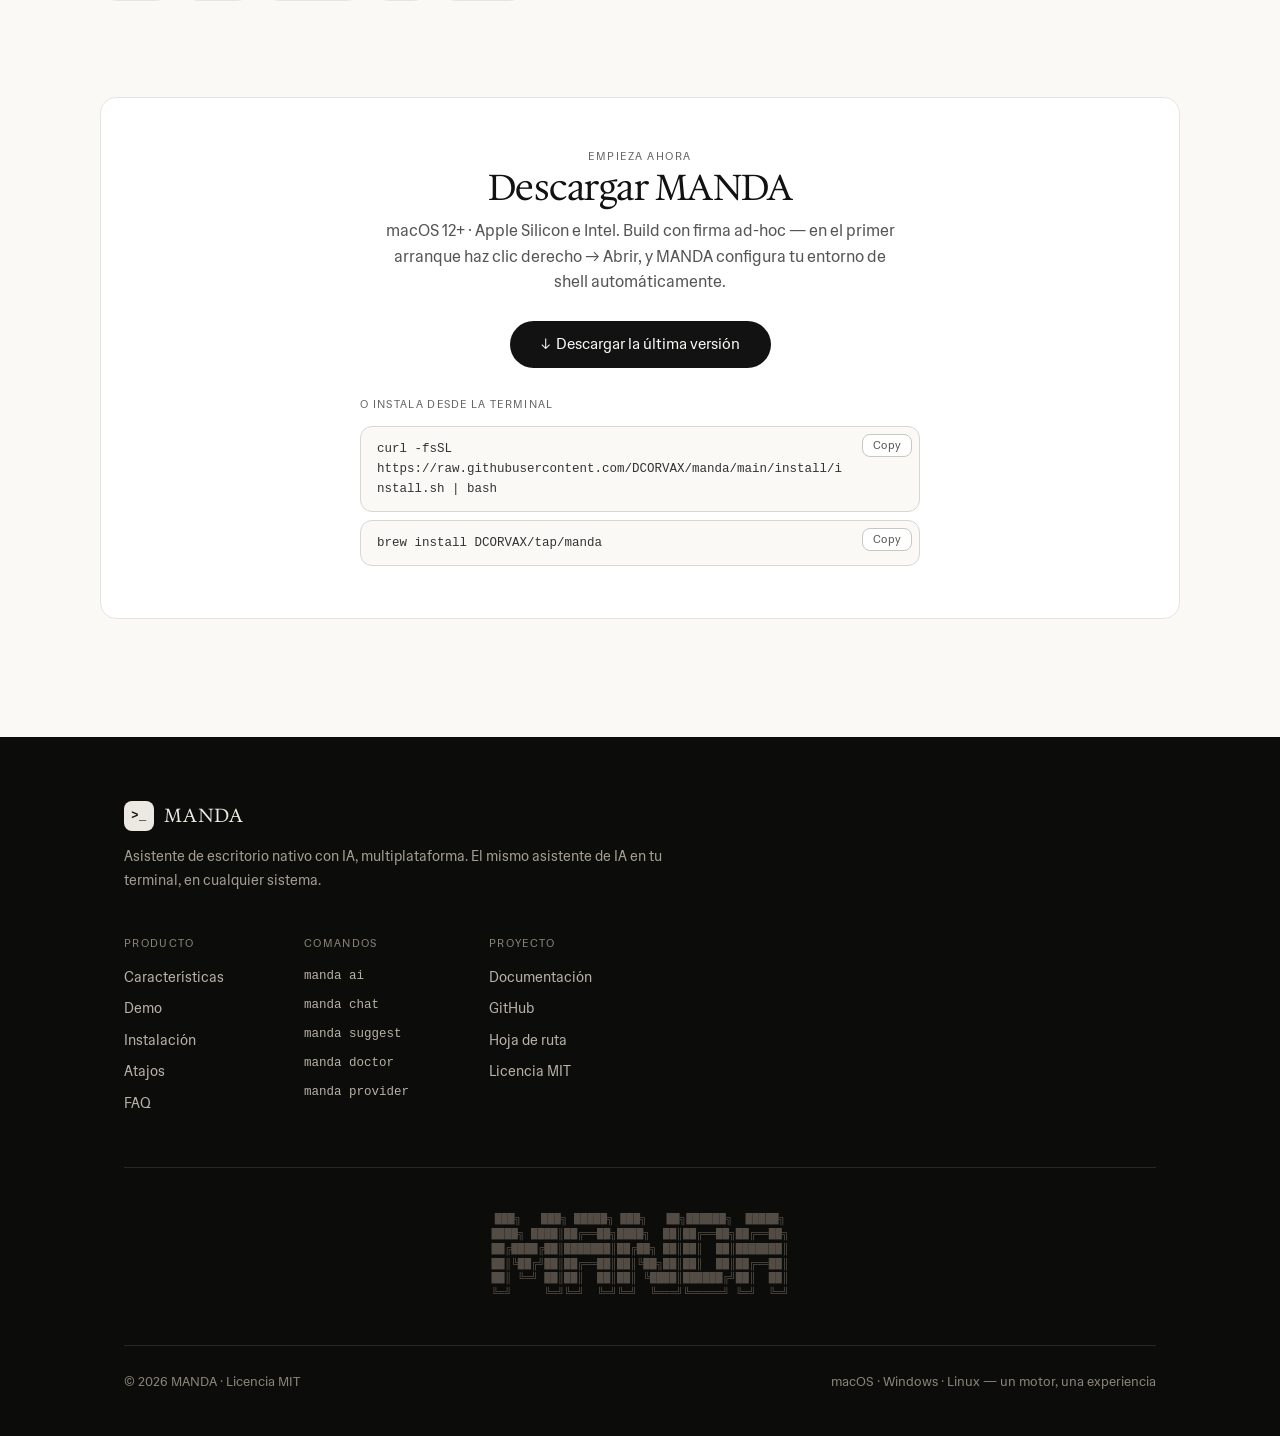
<file: es/features.html>
<!DOCTYPE html>
<html lang="es">
<head>
<meta charset="UTF-8">
<meta name="viewport" content="width=device-width, initial-scale=1.0">
<title>Funciones — MANDA</title>
<meta name="description" content="Todas las funciones de MANDA: configuración por defecto sin fricción, experiencia consciente del tema, suite de shell seleccionada, asistente de IA con ajustes predefinidos y config Lua compatible con WezTerm.">
<link rel="icon" href="data:image/svg+xml,%3Csvg xmlns='http://www.w3.org/2000/svg' viewBox='0 0 32 32'%3E%3Crect width='32' height='32' rx='8' fill='%23121212'/%3E%3Ctext x='16' y='21' font-family='monospace' font-size='13' fill='%23faf9f6' text-anchor='middle'%3E%26gt;_%3C/text%3E%3C/svg%3E">
<script>try{if(localStorage.getItem('manda-theme')==='dark')document.documentElement.setAttribute('data-theme','dark')}catch(e){}</script>
<link rel="preconnect" href="https://fonts.googleapis.com">
<link rel="preconnect" href="https://fonts.gstatic.com" crossorigin>
<link href="https://fonts.googleapis.com/css2?family=Hedvig+Letters+Sans:wght@400;500;600;700&family=Hedvig+Letters+Serif:opsz,wght@12..24,400;12..24,600;12..24,700&display=swap" rel="stylesheet">
<link rel="stylesheet" href="../style.css">
</head>
<body>

<nav class="nav">
  <div class="wrap">
    <a class="brand" href="index.html" aria-label="Inicio de MANDA">
      <span class="brand-mark">&gt;_</span>
      <span class="brand-name">MANDA</span>
    </a>
    <div class="nav-links" id="nav-links">
      <a class="active" href="features.html" aria-current="page">Funciones</a>
      <a href="shortcuts.html">Atajos</a>
      <a href="https://github.com/DCORVAX/manda">GitHub</a>
      <div class="nav-right">
        <span class="lang"><a href="../features.html">EN</a><a class="active" href="features.html" aria-current="page">ES</a></span>
        <button class="theme-btn" onclick="toggleTheme()" aria-label="Cambiar tema">
          <span class="icon-moon">&#9789;</span><span class="icon-sun">&#9788;</span>
        </button>
      </div>
    </div>
    <button class="nav-toggle" onclick="toggleNav()" aria-label="Menú" aria-expanded="false">&#9776;</button>
  </div>
</nav>

<header class="page-head wrap">
  <span class="kicker">Funciones</span>
  <h1 class="display">Rápido por defecto. <em>Tú decides cómo configurarlo.</em></h1>
  <p class="lead">Cada ajuste por defecto está pensado para un uso práctico desde el primer día, manteniendo un 100% de compatibilidad con la configuración Lua de WezTerm — trae tu config actual sin migrar nada.</p>
</header>

<section class="wrap section">
  <div class="grid">
    <div class="card">
      <span class="num">01</span>
      <h3>Cero configuración</h3>
      <p>JetBrains Mono, renderizado tipográfico optimizado para macOS y tamaños de fuente ajustados de serie. Ábrelo y listo.</p>
    </div>
    <div class="card">
      <span class="num">02</span>
      <h3>Experiencia consciente del tema</h3>
      <p>Cambia automáticamente entre modo oscuro y claro con macOS, con colores de selección ajustados, peso de fuente y overrides prácticos.</p>
    </div>
    <div class="card">
      <span class="num">03</span>
      <h3>Suite de shell seleccionada</h3>
      <p>Plugins de zsh integrados con herramientas CLI opcionales para prompt, diff y navegación — configurados en el primer arranque.</p>
    </div>
    <div class="card">
      <span class="num">04</span>
      <h3>Rápido y ligero</h3>
      <p>Binario un 40% más pequeño, arranque instantáneo, carga diferida y un núcleo GPU-acelerado depurado.</p>
    </div>
    <div class="card">
      <span class="num">05</span>
      <h3>Config compatible con WezTerm</h3>
      <p>Usa la configuración Lua de WezTerm directamente con compatibilidad total de API. Sin migración, sin bloqueos.</p>
    </div>
    <div class="card">
      <span class="num">06</span>
      <h3>Ajustes pulidos</h3>
      <p>Copiar al seleccionar, rutas de archivo clicables, vistazo al historial desde apps a pantalla completa, broadcast de entrada entre paneles y campana visual.</p>
    </div>
  </div>
</section>

<section class="wrap section" id="ai">
  <span class="kicker">Asistente integrado</span>
  <h2>IA que vive en tu terminal.</h2>
  <p class="lead">No es un widget de chat pegado encima — es un asistente que entiende el contexto de lo que haces, justo donde lo haces.</p>
  <div class="steps">
    <div class="step">
      <span class="num">01</span>
      <h3>Recuperación de errores</h3>
      <p>Cuando un comando falla, MANDA sugiere automáticamente una solución. Pulsa <code>Cmd+Shift+E</code> para aplicarla.</p>
    </div>
    <div class="step">
      <span class="num">02</span>
      <h3>Del lenguaje natural al comando</h3>
      <p>Escribe <code># describe la tarea</code> en el prompt y MANDA inyecta el comando resultante, listo para que lo revises y ejecutes.</p>
    </div>
    <div class="step">
      <span class="num">03</span>
      <h3>Tu proveedor, tus reglas</h3>
      <p>Configura Claude Code, Codex, Gemini CLI, Copilot CLI y más — con ajustes de un clic y autenticación por API key o login CLI.</p>
    </div>
  </div>
  <div class="chips"><span class="chip">NVIDIA</span><span class="chip">Gemini</span><span class="chip">OpenRouter</span><span class="chip">Groq</span><span class="chip">Cerebras</span></div>
</section>

<section class="wrap section">
  <div class="panel">
    <span class="kicker">Empieza ahora</span>
    <h2>Descargar MANDA</h2>
    <p>macOS 12+ &middot; Apple Silicon e Intel. Build con firma ad-hoc — en el primer arranque haz clic derecho &rarr; Abrir, y MANDA configura tu entorno de shell automáticamente.</p>
    <a class="btn btn-primary btn-lg" href="https://github.com/DCORVAX/manda/releases/download/v0.1.1/MANDA.dmg">&#8595;&nbsp; Descargar la última versión</a>
    <div class="install">
      <p class="install-label">O instala desde la terminal</p>
      <pre>curl -fsSL https://raw.githubusercontent.com/DCORVAX/manda/main/install/install.sh | bash</pre>
      <pre>brew install DCORVAX/tap/manda</pre>
    </div>
  </div>
</section>

<footer>
  <div class="wrap">
    <div class="footer-head">
      <a class="brand" href="index.html" aria-label="MANDA inicio">
        <span class="brand-mark">&gt;_</span>
        <span class="brand-name">MANDA</span>
      </a>
      <p class="footer-tagline">Asistente de escritorio nativo con IA, multiplataforma. El mismo asistente de IA en tu terminal, en cualquier sistema.</p>
    </div>
    <div class="footer-cols">
      <div class="footer-col">
        <h4>Producto</h4>
        <a href="features.html">Características</a>
        <a href="https://github.com/DCORVAX/manda">Demo</a>
        <a href="index.html#download">Instalación</a>
        <a href="shortcuts.html">Atajos</a>
        <a href="faq.html">FAQ</a>
      </div>
      <div class="footer-col">
        <h4>Comandos</h4>
        <a class="mono" href="https://github.com/DCORVAX/manda/blob/main/docs/cli.md">manda ai</a>
        <a class="mono" href="https://github.com/DCORVAX/manda/blob/main/docs/cli.md">manda chat</a>
        <a class="mono" href="https://github.com/DCORVAX/manda/blob/main/docs/cli.md">manda suggest</a>
        <a class="mono" href="https://github.com/DCORVAX/manda/blob/main/docs/cli.md">manda doctor</a>
        <a class="mono" href="https://github.com/DCORVAX/manda/blob/main/docs/cli.md">manda provider</a>
      </div>
      <div class="footer-col">
        <h4>Proyecto</h4>
        <a href="https://github.com/DCORVAX/manda/tree/main/docs">Documentación</a>
        <a href="https://github.com/DCORVAX/manda">GitHub</a>
        <a href="https://github.com/DCORVAX/manda">Hoja de ruta</a>
        <a href="https://github.com/DCORVAX/manda/blob/main/LICENSE.md">Licencia MIT</a>
      </div>
    </div>
    <pre class="footer-ascii" aria-hidden="true">███╗   ███╗ █████╗ ███╗   ██╗██████╗  █████╗
████╗ ████║██╔══██╗████╗  ██║██╔══██╗██╔══██╗
██╔████╔██║███████║██╔██╗ ██║██║  ██║███████║
██║╚██╔╝██║██╔══██║██║╚██╗██║██║  ██║██╔══██║
██║ ╚═╝ ██║██║  ██║██║ ╚████║██████╔╝██║  ██║
╚═╝     ╚═╝╚═╝  ╚═╝╚═╝  ╚═══╝╚═════╝ ╚═╝  ╚═╝</pre>
    <div class="footer-bottom">
      <span>&copy; 2026 MANDA &middot; Licencia MIT</span>
      <span>macOS &middot; Windows &middot; Linux &mdash; un motor, una experiencia</span>
    </div>
  </div>
</footer>

<script src="../script.js"></script>
</body>
</html>
</file>
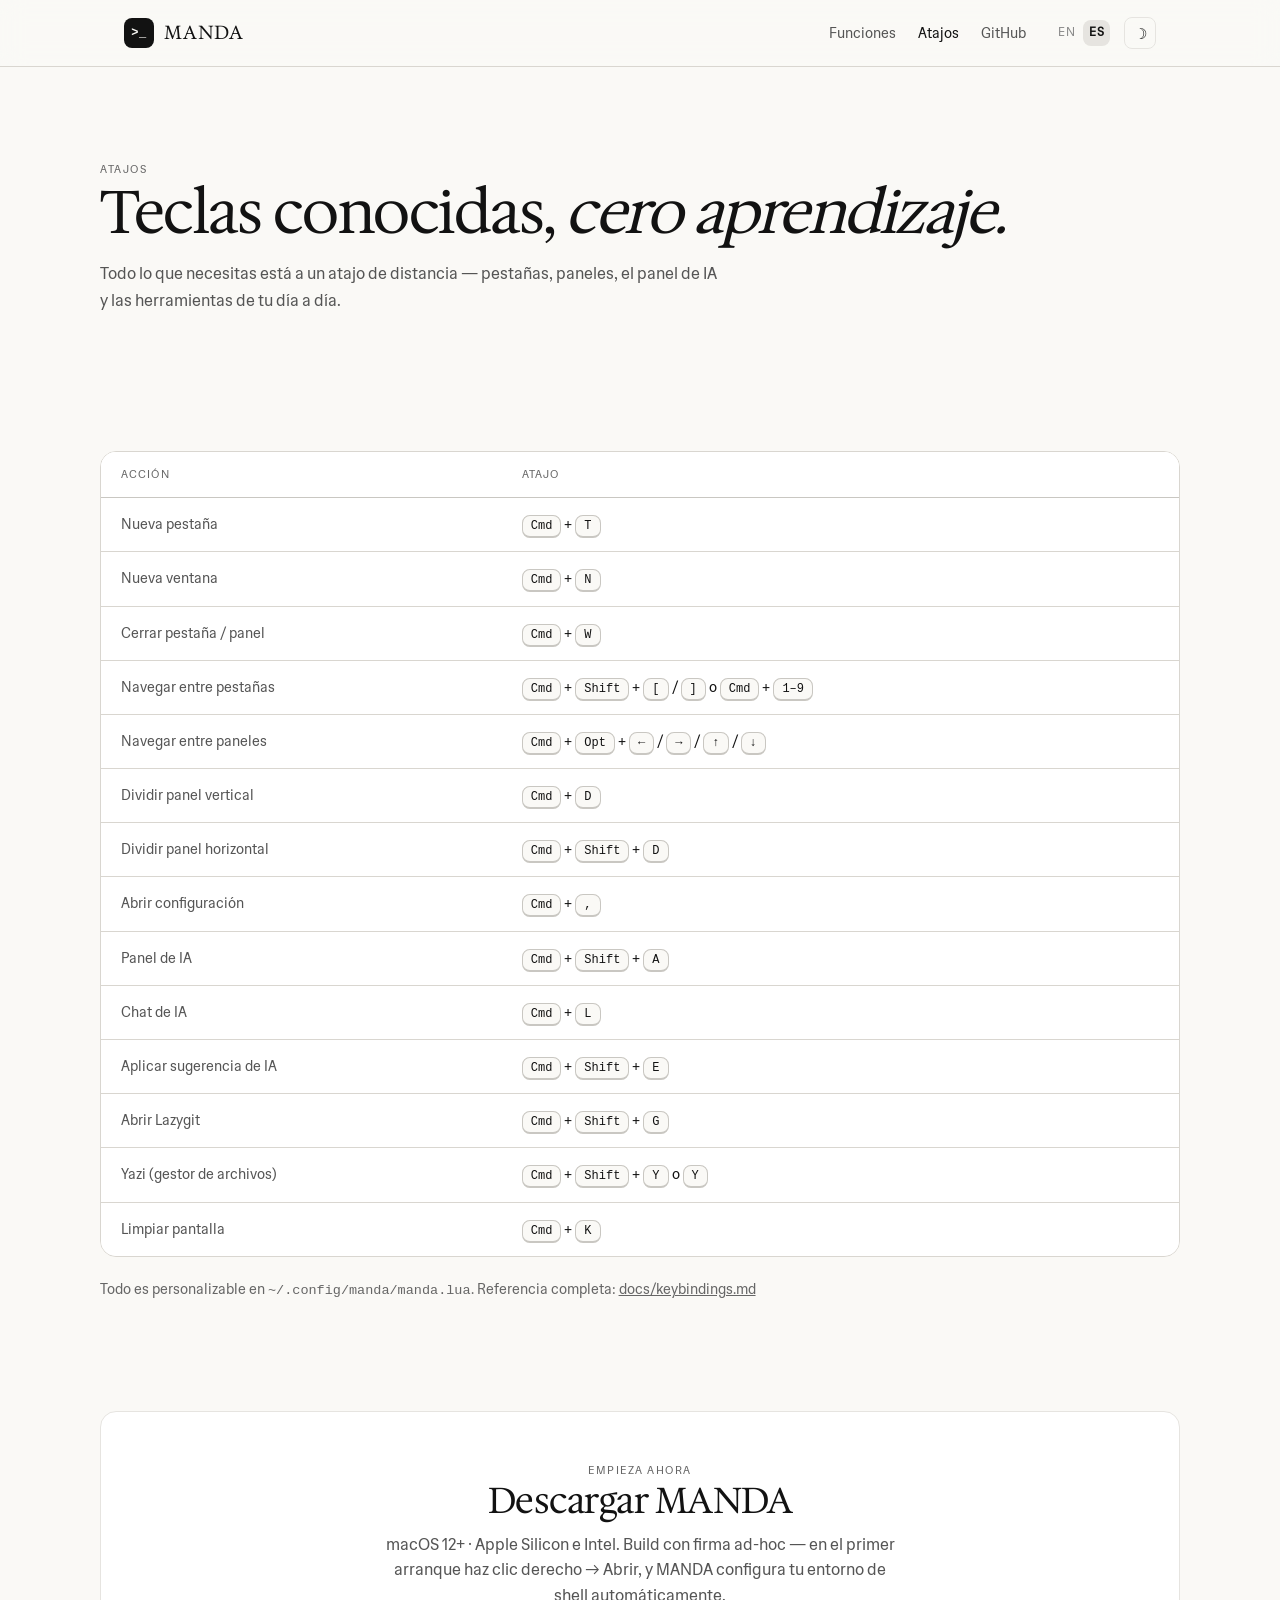
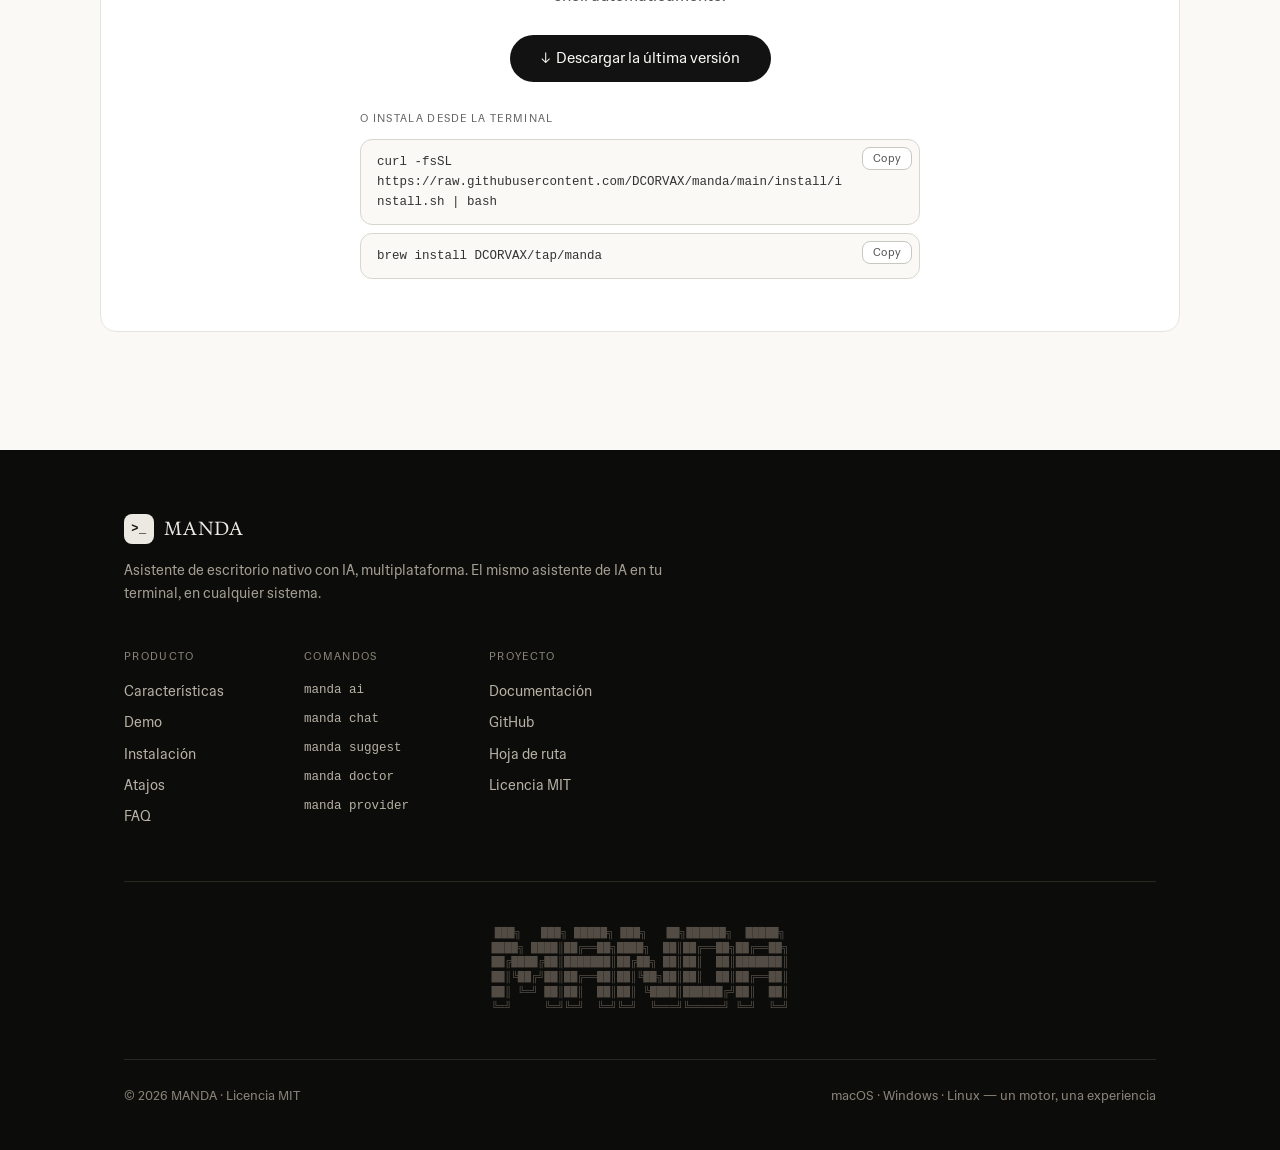
<file: es/shortcuts.html>
<!DOCTYPE html>
<html lang="es">
<head>
<meta charset="UTF-8">
<meta name="viewport" content="width=device-width, initial-scale=1.0">
<title>Atajos — MANDA</title>
<meta name="description" content="La referencia completa de atajos de teclado de MANDA: pestañas, paneles, panel de IA, chat de IA, lazygit, yazi, configuración y más.">
<link rel="icon" href="data:image/svg+xml,%3Csvg xmlns='http://www.w3.org/2000/svg' viewBox='0 0 32 32'%3E%3Crect width='32' height='32' rx='8' fill='%23121212'/%3E%3Ctext x='16' y='21' font-family='monospace' font-size='13' fill='%23faf9f6' text-anchor='middle'%3E%26gt;_%3C/text%3E%3C/svg%3E">
<script>try{if(localStorage.getItem('manda-theme')==='dark')document.documentElement.setAttribute('data-theme','dark')}catch(e){}</script>
<link rel="preconnect" href="https://fonts.googleapis.com">
<link rel="preconnect" href="https://fonts.gstatic.com" crossorigin>
<link href="https://fonts.googleapis.com/css2?family=Hedvig+Letters+Sans:wght@400;500;600;700&family=Hedvig+Letters+Serif:opsz,wght@12..24,400;12..24,600;12..24,700&display=swap" rel="stylesheet">
<link rel="stylesheet" href="../style.css">
</head>
<body>

<nav class="nav">
  <div class="wrap">
    <a class="brand" href="index.html" aria-label="Inicio de MANDA">
      <span class="brand-mark">&gt;_</span>
      <span class="brand-name">MANDA</span>
    </a>
    <div class="nav-links" id="nav-links">
      <a href="features.html">Funciones</a>
      <a class="active" href="shortcuts.html" aria-current="page">Atajos</a>
      <a href="https://github.com/DCORVAX/manda">GitHub</a>
      <div class="nav-right">
        <span class="lang"><a href="../shortcuts.html">EN</a><a class="active" href="shortcuts.html" aria-current="page">ES</a></span>
        <button class="theme-btn" onclick="toggleTheme()" aria-label="Cambiar tema">
          <span class="icon-moon">&#9789;</span><span class="icon-sun">&#9788;</span>
        </button>
      </div>
    </div>
    <button class="nav-toggle" onclick="toggleNav()" aria-label="Menú" aria-expanded="false">&#9776;</button>
  </div>
</nav>

<header class="page-head wrap">
  <span class="kicker">Atajos</span>
  <h1 class="display">Teclas conocidas, <em>cero aprendizaje.</em></h1>
  <p class="lead">Todo lo que necesitas está a un atajo de distancia — pestañas, paneles, el panel de IA y las herramientas de tu día a día.</p>
</header>

<section class="wrap section">
  <div class="table-scroll">
    <table>
      <thead>
        <tr><th>Acción</th><th>Atajo</th></tr>
      </thead>
      <tbody>
        <tr><td>Nueva pestaña</td><td><kbd>Cmd</kbd> + <kbd>T</kbd></td></tr>
        <tr><td>Nueva ventana</td><td><kbd>Cmd</kbd> + <kbd>N</kbd></td></tr>
        <tr><td>Cerrar pestaña / panel</td><td><kbd>Cmd</kbd> + <kbd>W</kbd></td></tr>
        <tr><td>Navegar entre pestañas</td><td><kbd>Cmd</kbd> + <kbd>Shift</kbd> + <kbd>[</kbd> / <kbd>]</kbd> o <kbd>Cmd</kbd> + <kbd>1&ndash;9</kbd></td></tr>
        <tr><td>Navegar entre paneles</td><td><kbd>Cmd</kbd> + <kbd>Opt</kbd> + <kbd>&larr;</kbd> / <kbd>&rarr;</kbd> / <kbd>&uarr;</kbd> / <kbd>&darr;</kbd></td></tr>
        <tr><td>Dividir panel vertical</td><td><kbd>Cmd</kbd> + <kbd>D</kbd></td></tr>
        <tr><td>Dividir panel horizontal</td><td><kbd>Cmd</kbd> + <kbd>Shift</kbd> + <kbd>D</kbd></td></tr>
        <tr><td>Abrir configuración</td><td><kbd>Cmd</kbd> + <kbd>,</kbd></td></tr>
        <tr><td>Panel de IA</td><td><kbd>Cmd</kbd> + <kbd>Shift</kbd> + <kbd>A</kbd></td></tr>
        <tr><td>Chat de IA</td><td><kbd>Cmd</kbd> + <kbd>L</kbd></td></tr>
        <tr><td>Aplicar sugerencia de IA</td><td><kbd>Cmd</kbd> + <kbd>Shift</kbd> + <kbd>E</kbd></td></tr>
        <tr><td>Abrir Lazygit</td><td><kbd>Cmd</kbd> + <kbd>Shift</kbd> + <kbd>G</kbd></td></tr>
        <tr><td>Yazi (gestor de archivos)</td><td><kbd>Cmd</kbd> + <kbd>Shift</kbd> + <kbd>Y</kbd> o <kbd>Y</kbd></td></tr>
        <tr><td>Limpiar pantalla</td><td><kbd>Cmd</kbd> + <kbd>K</kbd></td></tr>
      </tbody>
    </table>
  </div>
  <p class="muted" style="margin-top:22px;font-size:13.5px">Todo es personalizable en <span class="mono">~/.config/manda/manda.lua</span>. Referencia completa: <a href="https://github.com/DCORVAX/manda/blob/main/docs/keybindings.md">docs/keybindings.md</a></p>
</section>

<section class="wrap section">
  <div class="panel">
    <span class="kicker">Empieza ahora</span>
    <h2>Descargar MANDA</h2>
    <p>macOS 12+ &middot; Apple Silicon e Intel. Build con firma ad-hoc — en el primer arranque haz clic derecho &rarr; Abrir, y MANDA configura tu entorno de shell automáticamente.</p>
    <a class="btn btn-primary btn-lg" href="https://github.com/DCORVAX/manda/releases/download/v0.1.1/MANDA.dmg">&#8595;&nbsp; Descargar la última versión</a>
    <div class="install">
      <p class="install-label">O instala desde la terminal</p>
      <pre>curl -fsSL https://raw.githubusercontent.com/DCORVAX/manda/main/install/install.sh | bash</pre>
      <pre>brew install DCORVAX/tap/manda</pre>
    </div>
  </div>
</section>

<footer>
  <div class="wrap">
    <div class="footer-head">
      <a class="brand" href="index.html" aria-label="MANDA inicio">
        <span class="brand-mark">&gt;_</span>
        <span class="brand-name">MANDA</span>
      </a>
      <p class="footer-tagline">Asistente de escritorio nativo con IA, multiplataforma. El mismo asistente de IA en tu terminal, en cualquier sistema.</p>
    </div>
    <div class="footer-cols">
      <div class="footer-col">
        <h4>Producto</h4>
        <a href="features.html">Características</a>
        <a href="https://github.com/DCORVAX/manda">Demo</a>
        <a href="index.html#download">Instalación</a>
        <a href="shortcuts.html">Atajos</a>
        <a href="faq.html">FAQ</a>
      </div>
      <div class="footer-col">
        <h4>Comandos</h4>
        <a class="mono" href="https://github.com/DCORVAX/manda/blob/main/docs/cli.md">manda ai</a>
        <a class="mono" href="https://github.com/DCORVAX/manda/blob/main/docs/cli.md">manda chat</a>
        <a class="mono" href="https://github.com/DCORVAX/manda/blob/main/docs/cli.md">manda suggest</a>
        <a class="mono" href="https://github.com/DCORVAX/manda/blob/main/docs/cli.md">manda doctor</a>
        <a class="mono" href="https://github.com/DCORVAX/manda/blob/main/docs/cli.md">manda provider</a>
      </div>
      <div class="footer-col">
        <h4>Proyecto</h4>
        <a href="https://github.com/DCORVAX/manda/tree/main/docs">Documentación</a>
        <a href="https://github.com/DCORVAX/manda">GitHub</a>
        <a href="https://github.com/DCORVAX/manda">Hoja de ruta</a>
        <a href="https://github.com/DCORVAX/manda/blob/main/LICENSE.md">Licencia MIT</a>
      </div>
    </div>
    <pre class="footer-ascii" aria-hidden="true">███╗   ███╗ █████╗ ███╗   ██╗██████╗  █████╗
████╗ ████║██╔══██╗████╗  ██║██╔══██╗██╔══██╗
██╔████╔██║███████║██╔██╗ ██║██║  ██║███████║
██║╚██╔╝██║██╔══██║██║╚██╗██║██║  ██║██╔══██║
██║ ╚═╝ ██║██║  ██║██║ ╚████║██████╔╝██║  ██║
╚═╝     ╚═╝╚═╝  ╚═╝╚═╝  ╚═══╝╚═════╝ ╚═╝  ╚═╝</pre>
    <div class="footer-bottom">
      <span>&copy; 2026 MANDA &middot; Licencia MIT</span>
      <span>macOS &middot; Windows &middot; Linux &mdash; un motor, una experiencia</span>
    </div>
  </div>
</footer>

<script src="../script.js"></script>
</body>
</html>
</file>
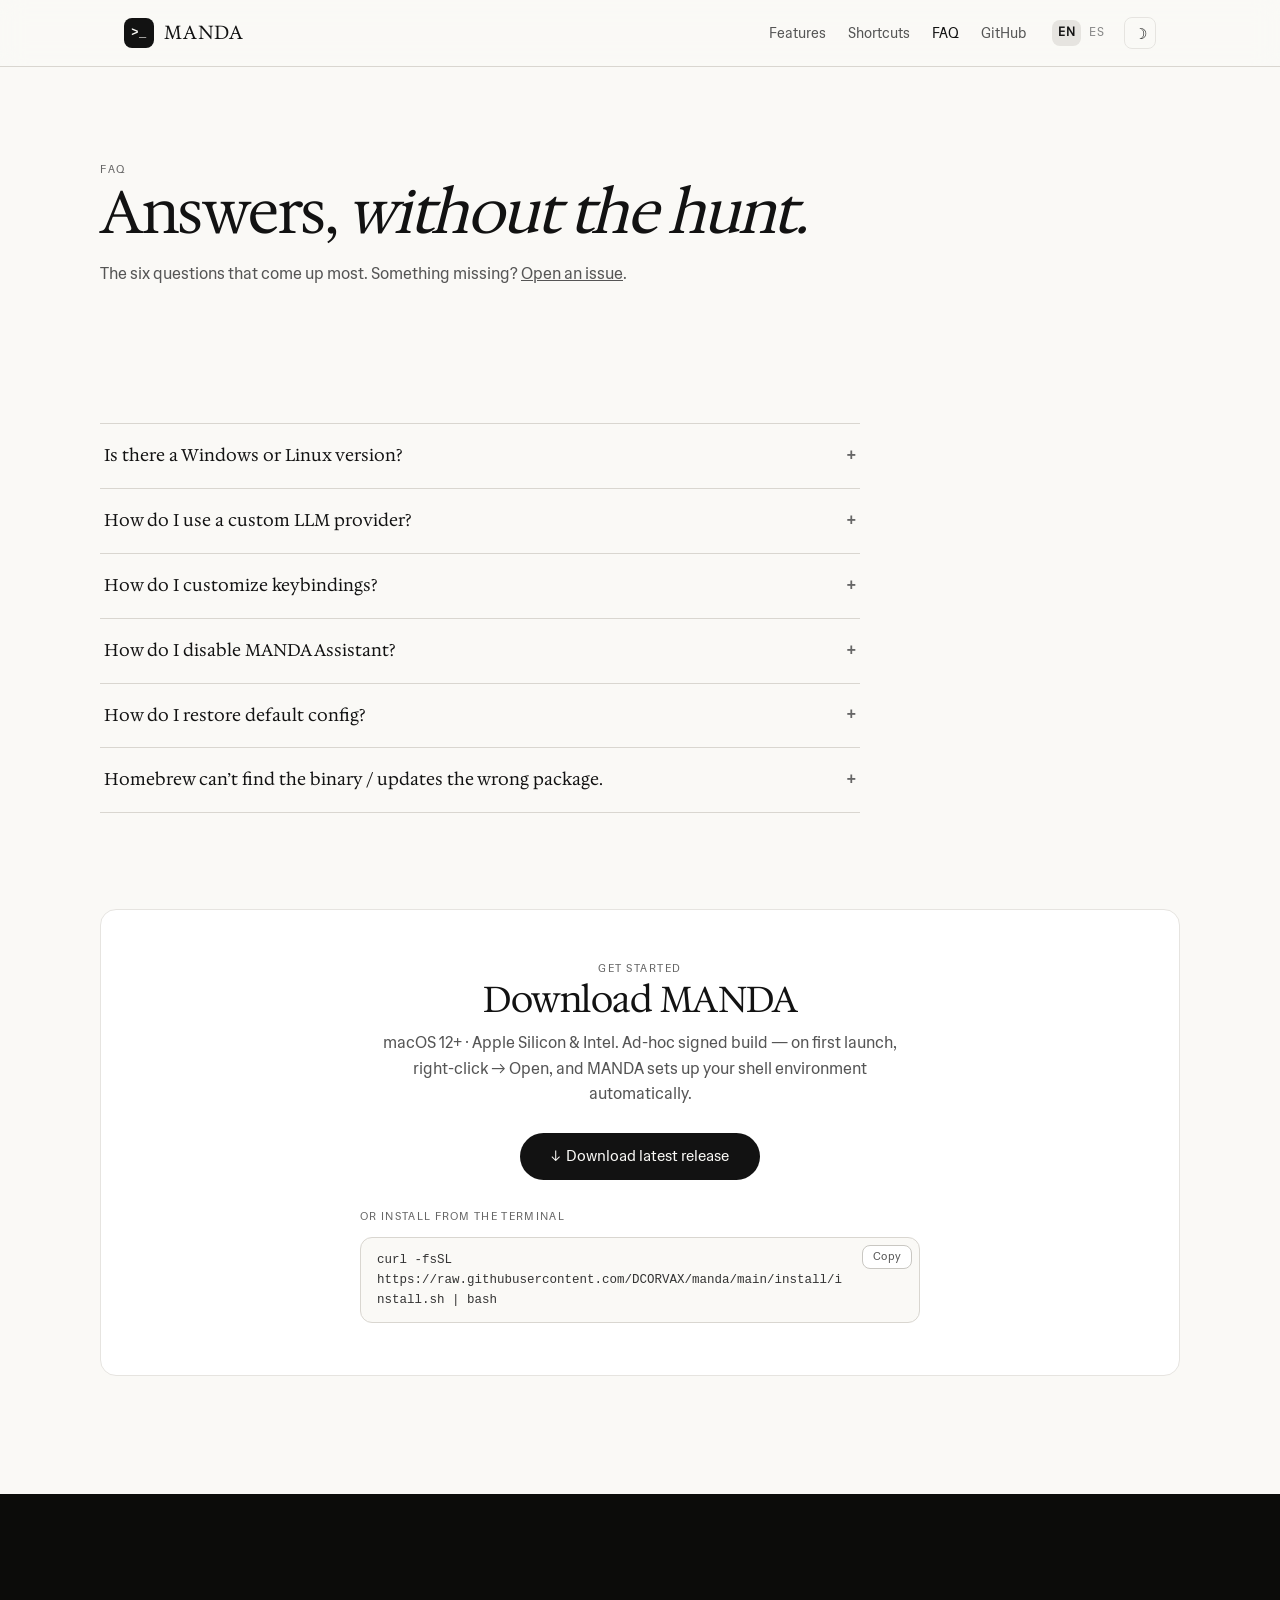
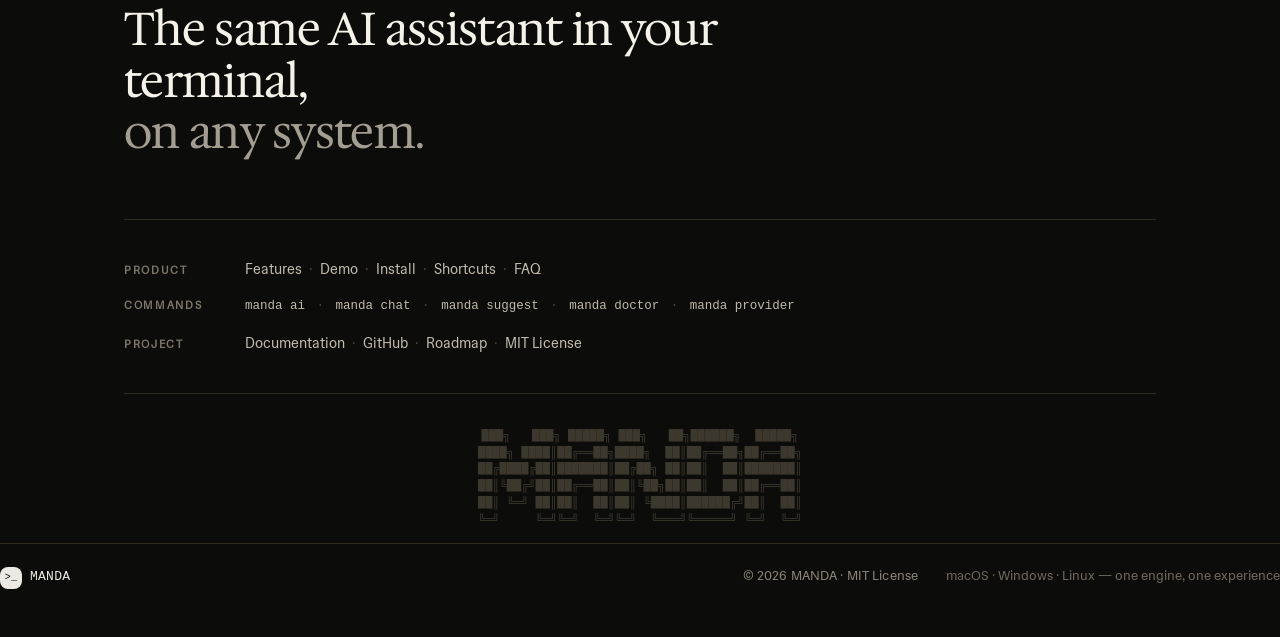
<file: web/faq.html>
<!DOCTYPE html>
<html lang="en">
<head>
<meta charset="UTF-8">
<meta name="viewport" content="width=device-width, initial-scale=1.0">
<title>FAQ — MANDA</title>
<meta name="description" content="The six most common MANDA questions, answered: platforms, custom LLM providers, keybindings, the AI assistant, reset, and Homebrew.">
<link rel="icon" href="data:image/svg+xml,%3Csvg xmlns='http://www.w3.org/2000/svg' viewBox='0 0 32 32'%3E%3Crect width='32' height='32' rx='8' fill='%23121212'/%3E%3Ctext x='16' y='21' font-family='monospace' font-size='13' fill='%23faf9f6' text-anchor='middle'%3E%26gt;_%3C/text%3E%3C/svg%3E">
<script src="head.js"></script>
<link rel="preconnect" href="https://fonts.googleapis.com">
<link rel="preconnect" href="https://fonts.gstatic.com" crossorigin>
<link href="https://fonts.googleapis.com/css2?family=Hedvig+Letters+Sans:wght@400;500;600;700&family=Hedvig+Letters+Serif:opsz,wght@12..24,400;12..24,600;12..24,700&display=swap" rel="stylesheet">
<link rel="stylesheet" href="style.css">
</head>
<body>

<nav class="nav">
  <div class="wrap">
    <a class="brand" href="index.html" aria-label="MANDA home">
      <span class="brand-mark">&gt;_</span>
      <span class="brand-name">MANDA</span>
    </a>
    <div class="nav-links" id="nav-links">
      <a href="features.html">Features</a>
      <a href="shortcuts.html">Shortcuts</a>
      <a class="active" href="faq.html" aria-current="page">FAQ</a>
      <a href="https://github.com/DCORVAX/manda">GitHub</a>
      <div class="nav-right">
        <span class="lang"><a class="active" href="faq.html" aria-current="page">EN</a><a href="es/faq.html">ES</a></span>
        <button class="theme-btn" onclick="toggleTheme()" aria-label="Toggle theme">
          <span class="icon-moon">&#9789;</span><span class="icon-sun">&#9788;</span>
        </button>
      </div>
    </div>
    <button class="nav-toggle" onclick="toggleNav()" aria-label="Menu" aria-expanded="false">&#9776;</button>
  </div>
</nav>

<header class="page-head wrap">
  <span class="kicker">FAQ</span>
  <h1 class="display">Answers, <em>without the hunt.</em></h1>
  <p class="lead">The six questions that come up most. Something missing? <a href="https://github.com/DCORVAX/manda/issues">Open an issue</a>.</p>
</header>

<section class="wrap section">
  <div class="faq">
    <details class="faq-item">
      <summary>Is there a Windows or Linux version?<span class="chev">+</span></summary>
      <div class="answer">
        <p>Not yet — macOS only for now. Windows and Linux may come later.</p>
      </div>
    </details>

    <details class="faq-item">
      <summary>How do I use a custom LLM provider?<span class="chev">+</span></summary>
      <div class="answer">
        <p>Run <code>manda ai</code>, keep Auth Type = API key, and enter your Base URL, API Key, Simple Model, and Deep Model. API Mode: <code>chat_completions</code> for <code>/v1/chat/completions</code>, <code>responses</code> for <code>/v1/responses</code>. If the provider supports hosted search, turn on Native Web Search — no separate search key needed.</p>
      </div>
    </details>

    <details class="faq-item">
      <summary>How do I customize keybindings?<span class="chev">+</span></summary>
      <div class="answer">
        <p>Append to <code>config.keys</code> — don&rsquo;t replace it:</p>
        <pre>config.keys[#config.keys + 1] = {
  key = "RightArrow",
  mods = "CMD|SHIFT",
  action = manda.action.ActivatePaneDirection("Right"),
}</pre>
        <p>More examples: <a href="https://github.com/DCORVAX/manda/blob/main/docs/keybindings.md">keybindings.md</a> &middot; <a href="https://github.com/DCORVAX/manda/blob/main/docs/configuration.md">configuration.md</a></p>
      </div>
    </details>

    <details class="faq-item">
      <summary>How do I disable MANDA Assistant?<span class="chev">+</span></summary>
      <div class="answer">
        <p>Run <code>manda ai</code> &rarr; Assistant settings &rarr; Enabled: Off. Or edit <code>~/.config/manda/assistant.toml</code>:</p>
        <pre>enabled = false</pre>
      </div>
    </details>

    <details class="faq-item">
      <summary>How do I restore default config?<span class="chev">+</span></summary>
      <div class="answer">
        <pre>manda reset</pre>
        <p>Removes MANDA-managed shell/tmux integration, git delta defaults, state, and managed theme blocks. Your own Lua is kept. Run <code>manda init</code> to reinstall shell integration.</p>
      </div>
    </details>

    <details class="faq-item">
      <summary>Homebrew can&rsquo;t find the binary / updates the wrong package.<span class="chev">+</span></summary>
      <div class="answer">
        <p>An unrelated older <code>manda</code> package exists on Homebrew. Install MANDA with the one-liner installer instead:</p>
        <pre>curl -fsSL https://raw.githubusercontent.com/DCORVAX/manda/main/install/install.sh | bash</pre>
      <pre>brew install DCORVAX/tap/manda</pre>
      </div>
    </details>
  </div>
</section>

<section class="wrap section">
  <div class="panel">
    <span class="kicker">Get started</span>
    <h2>Download MANDA</h2>
    <p>macOS 12+ &middot; Apple Silicon &amp; Intel. Ad-hoc signed build — on first launch, right-click &rarr; Open, and MANDA sets up your shell environment automatically.</p>
    <a class="btn btn-primary btn-lg" href="https://github.com/DCORVAX/manda/releases/download/v0.1.2/MANDA.dmg">&#8595;&nbsp; Download latest release</a>
    <div class="install">
      <p class="install-label">Or install from the terminal</p>
      <pre>curl -fsSL https://raw.githubusercontent.com/DCORVAX/manda/main/install/install.sh | bash</pre>
    </div>
  </div>
</section>

<footer class="foot">
  <div class="wrap">
    <p class="foot-stmt">The same AI assistant in your terminal,<br><span class="foot-stmt-accent">on any system.</span></p>
    <nav class="foot-groups" aria-label="Footer">
      <div class="foot-group">
        <span class="foot-label">Product</span>
        <span class="foot-links"><a href="features.html">Features</a> <span class="foot-dot" aria-hidden="true">·</span> <a href="https://github.com/DCORVAX/manda">Demo</a> <span class="foot-dot" aria-hidden="true">·</span> <a href="index.html#download">Install</a> <span class="foot-dot" aria-hidden="true">·</span> <a href="shortcuts.html">Shortcuts</a> <span class="foot-dot" aria-hidden="true">·</span> <a href="faq.html">FAQ</a></span>
      </div>
      <div class="foot-group">
        <span class="foot-label">Commands</span>
        <span class="foot-links mono"><a class="mono" href="https://github.com/DCORVAX/manda/blob/main/docs/cli.md">manda ai</a> <span class="foot-dot" aria-hidden="true">·</span> <a class="mono" href="https://github.com/DCORVAX/manda/blob/main/docs/cli.md">manda chat</a> <span class="foot-dot" aria-hidden="true">·</span> <a class="mono" href="https://github.com/DCORVAX/manda/blob/main/docs/cli.md">manda suggest</a> <span class="foot-dot" aria-hidden="true">·</span> <a class="mono" href="https://github.com/DCORVAX/manda/blob/main/docs/cli.md">manda doctor</a> <span class="foot-dot" aria-hidden="true">·</span> <a class="mono" href="https://github.com/DCORVAX/manda/blob/main/docs/cli.md">manda provider</a></span>
      </div>
      <div class="foot-group">
        <span class="foot-label">Project</span>
        <span class="foot-links"><a href="https://github.com/DCORVAX/manda/tree/main/docs">Documentation</a> <span class="foot-dot" aria-hidden="true">·</span> <a href="https://github.com/DCORVAX/manda">GitHub</a> <span class="foot-dot" aria-hidden="true">·</span> <a href="https://github.com/DCORVAX/manda">Roadmap</a> <span class="foot-dot" aria-hidden="true">·</span> <a href="https://github.com/DCORVAX/manda/blob/main/LICENSE.md">MIT License</a></span>
      </div>
    </nav>
  </div>
  <pre class="foot-ascii" aria-hidden="true">███╗   ███╗ █████╗ ███╗   ██╗██████╗  █████╗
████╗ ████║██╔══██╗████╗  ██║██╔══██╗██╔══██╗
██╔████╔██║███████║██╔██╗ ██║██║  ██║███████║
██║╚██╔╝██║██╔══██║██║╚██╗██║██║  ██║██╔══██║
██║ ╚═╝ ██║██║  ██║██║ ╚████║██████╔╝██║  ██║
╚═╝     ╚═╝╚═╝  ╚═╝╚═╝  ╚═══╝╚═════╝ ╚═╝  ╚═╝</pre>
  <div class="foot-bottom">
      <span class="foot-brand"><span class="brand-mark">&gt;_</span>MANDA</span>
      <span class="foot-legal">&copy; 2026 MANDA &middot; MIT License</span>
      <span class="foot-platforms">macOS &middot; Windows &middot; Linux &mdash; one engine, one experience</span>
    </div>
</footer>

<script src="script.js"></script>
</body>
</html>
</file>
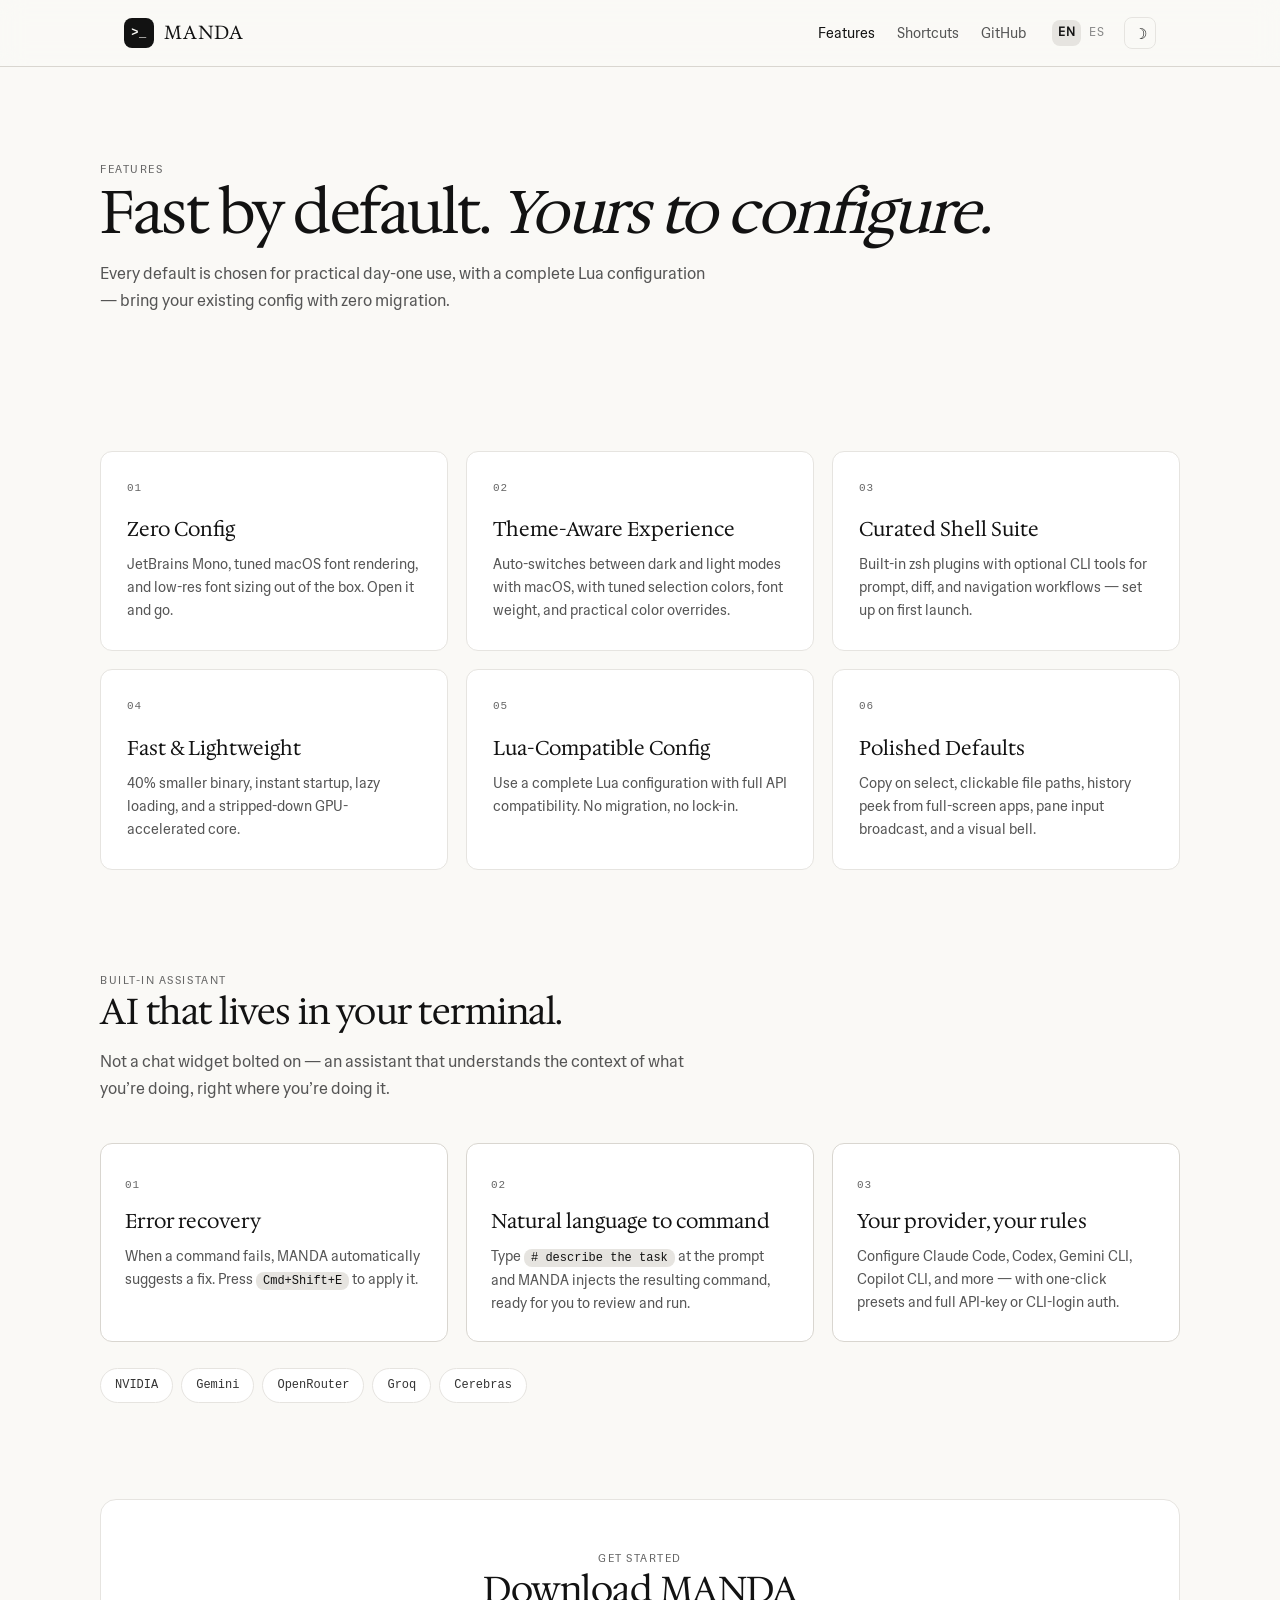
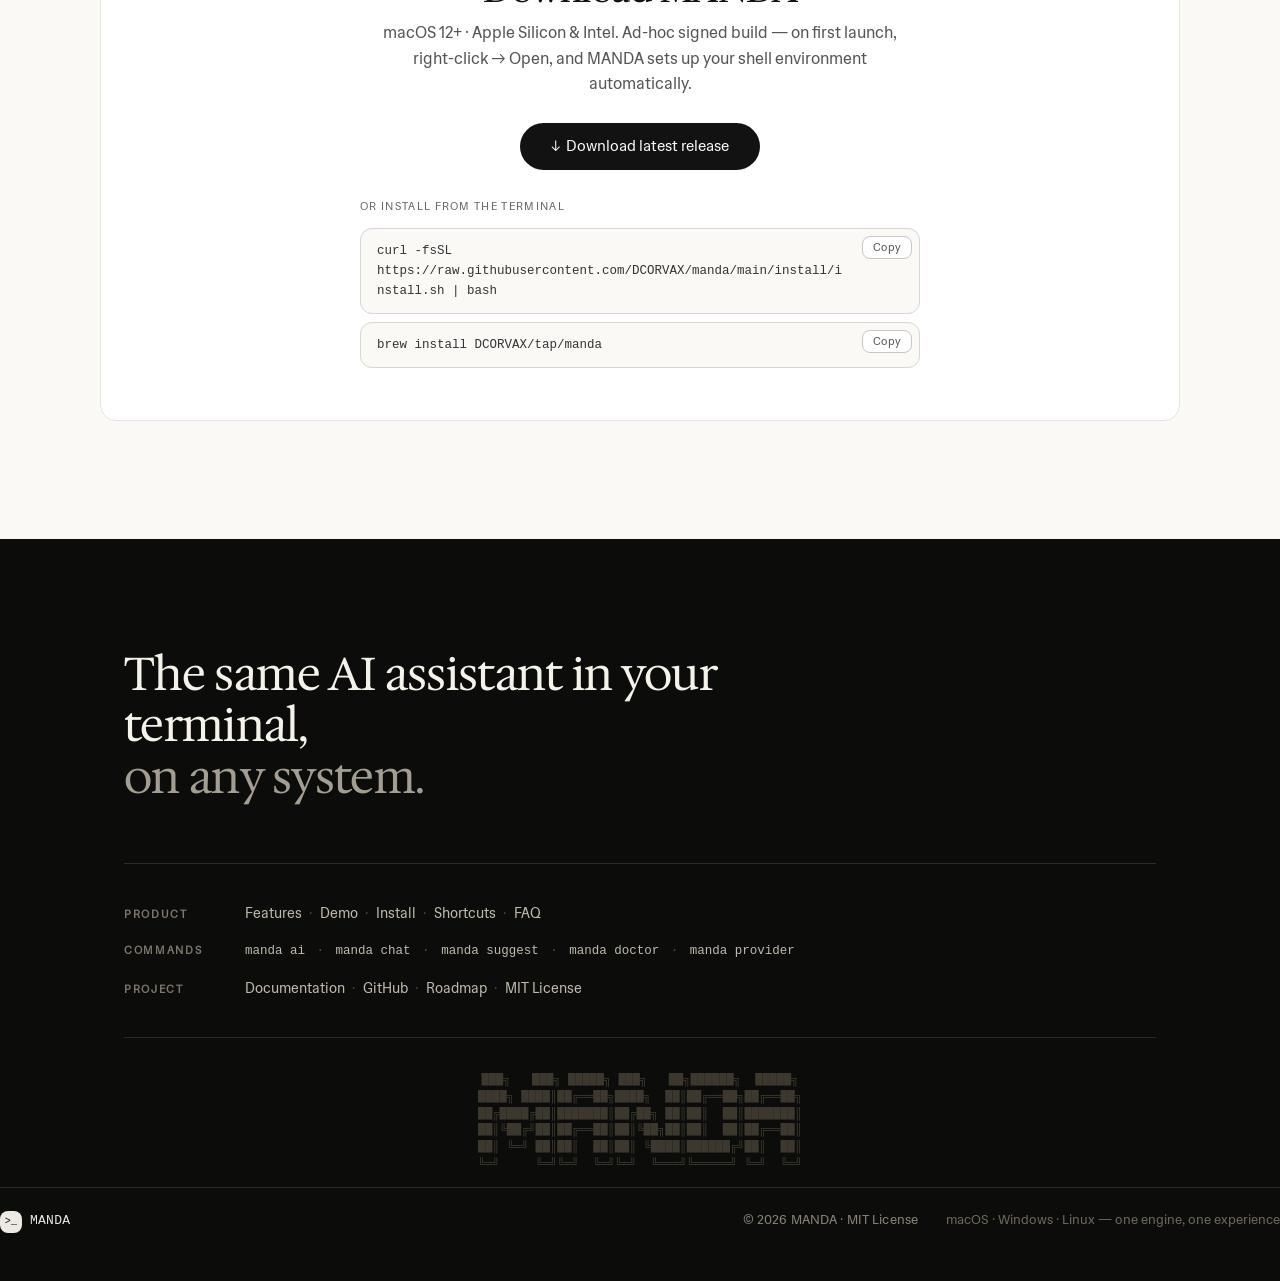
<file: web/features.html>
<!DOCTYPE html>
<html lang="en">
<head>
<meta charset="UTF-8">
<meta name="viewport" content="width=device-width, initial-scale=1.0">
<title>Features — MANDA</title>
<meta name="description" content="All MANDA features: zero-config defaults, theme-aware experience, curated shell suite, AI assistant with provider presets, and a complete Lua configuration.">
<link rel="icon" href="data:image/svg+xml,%3Csvg xmlns='http://www.w3.org/2000/svg' viewBox='0 0 32 32'%3E%3Crect width='32' height='32' rx='8' fill='%23121212'/%3E%3Ctext x='16' y='21' font-family='monospace' font-size='13' fill='%23faf9f6' text-anchor='middle'%3E%26gt;_%3C/text%3E%3C/svg%3E">
<script src="head.js"></script>
<link rel="preconnect" href="https://fonts.googleapis.com">
<link rel="preconnect" href="https://fonts.gstatic.com" crossorigin>
<link href="https://fonts.googleapis.com/css2?family=Hedvig+Letters+Sans:wght@400;500;600;700&family=Hedvig+Letters+Serif:opsz,wght@12..24,400;12..24,600;12..24,700&display=swap" rel="stylesheet">
<link rel="stylesheet" href="style.css">
</head>
<body>

<nav class="nav">
  <div class="wrap">
    <a class="brand" href="index.html" aria-label="MANDA home">
      <span class="brand-mark">&gt;_</span>
      <span class="brand-name">MANDA</span>
    </a>
    <div class="nav-links" id="nav-links">
      <a class="active" href="features.html" aria-current="page">Features</a>
      <a href="shortcuts.html">Shortcuts</a>
      <a href="https://github.com/DCORVAX/manda">GitHub</a>
      <div class="nav-right">
        <span class="lang"><a class="active" href="features.html" aria-current="page">EN</a><a href="es/features.html">ES</a></span>
        <button class="theme-btn" onclick="toggleTheme()" aria-label="Toggle theme">
          <span class="icon-moon">&#9789;</span><span class="icon-sun">&#9788;</span>
        </button>
      </div>
    </div>
    <button class="nav-toggle" onclick="toggleNav()" aria-label="Menu" aria-expanded="false">&#9776;</button>
  </div>
</nav>

<header class="page-head wrap">
  <span class="kicker">Features</span>
  <h1 class="display">Fast by default. <em>Yours to configure.</em></h1>
  <p class="lead">Every default is chosen for practical day-one use, with a complete Lua configuration — bring your existing config with zero migration.</p>
</header>

<section class="wrap section">
  <div class="grid">
    <div class="card">
      <span class="num">01</span>
      <h3>Zero Config</h3>
      <p>JetBrains Mono, tuned macOS font rendering, and low-res font sizing out of the box. Open it and go.</p>
    </div>
    <div class="card">
      <span class="num">02</span>
      <h3>Theme-Aware Experience</h3>
      <p>Auto-switches between dark and light modes with macOS, with tuned selection colors, font weight, and practical color overrides.</p>
    </div>
    <div class="card">
      <span class="num">03</span>
      <h3>Curated Shell Suite</h3>
      <p>Built-in zsh plugins with optional CLI tools for prompt, diff, and navigation workflows — set up on first launch.</p>
    </div>
    <div class="card">
      <span class="num">04</span>
      <h3>Fast &amp; Lightweight</h3>
      <p>40% smaller binary, instant startup, lazy loading, and a stripped-down GPU-accelerated core.</p>
    </div>
    <div class="card">
      <span class="num">05</span>
      <h3>Lua-Compatible Config</h3>
      <p>Use a complete Lua configuration with full API compatibility. No migration, no lock-in.</p>
    </div>
    <div class="card">
      <span class="num">06</span>
      <h3>Polished Defaults</h3>
      <p>Copy on select, clickable file paths, history peek from full-screen apps, pane input broadcast, and a visual bell.</p>
    </div>
  </div>
</section>

<section class="wrap section" id="ai">
  <span class="kicker">Built-in assistant</span>
  <h2>AI that lives in your terminal.</h2>
  <p class="lead">Not a chat widget bolted on — an assistant that understands the context of what you&rsquo;re doing, right where you&rsquo;re doing it.</p>
  <div class="steps">
    <div class="step">
      <span class="num">01</span>
      <h3>Error recovery</h3>
      <p>When a command fails, MANDA automatically suggests a fix. Press <code>Cmd+Shift+E</code> to apply it.</p>
    </div>
    <div class="step">
      <span class="num">02</span>
      <h3>Natural language to command</h3>
      <p>Type <code># describe the task</code> at the prompt and MANDA injects the resulting command, ready for you to review and run.</p>
    </div>
    <div class="step">
      <span class="num">03</span>
      <h3>Your provider, your rules</h3>
      <p>Configure Claude Code, Codex, Gemini CLI, Copilot CLI, and more — with one-click presets and full API-key or CLI-login auth.</p>
    </div>
  </div>
  <div class="chips"><span class="chip">NVIDIA</span><span class="chip">Gemini</span><span class="chip">OpenRouter</span><span class="chip">Groq</span><span class="chip">Cerebras</span></div>
</section>

<section class="wrap section">
  <div class="panel">
    <span class="kicker">Get started</span>
    <h2>Download MANDA</h2>
    <p>macOS 12+ &middot; Apple Silicon &amp; Intel. Ad-hoc signed build — on first launch, right-click &rarr; Open, and MANDA sets up your shell environment automatically.</p>
    <a class="btn btn-primary btn-lg" href="https://github.com/DCORVAX/manda/releases/download/v0.1.2/MANDA.dmg">&#8595;&nbsp; Download latest release</a>
    <div class="install">
      <p class="install-label">Or install from the terminal</p>
      <pre>curl -fsSL https://raw.githubusercontent.com/DCORVAX/manda/main/install/install.sh | bash</pre>
      <pre>brew install DCORVAX/tap/manda</pre>
    </div>
  </div>
</section>

<footer class="foot">
  <div class="wrap">
    <p class="foot-stmt">The same AI assistant in your terminal,<br><span class="foot-stmt-accent">on any system.</span></p>
    <nav class="foot-groups" aria-label="Footer">
      <div class="foot-group">
        <span class="foot-label">Product</span>
        <span class="foot-links"><a href="features.html">Features</a> <span class="foot-dot" aria-hidden="true">·</span> <a href="https://github.com/DCORVAX/manda">Demo</a> <span class="foot-dot" aria-hidden="true">·</span> <a href="index.html#download">Install</a> <span class="foot-dot" aria-hidden="true">·</span> <a href="shortcuts.html">Shortcuts</a> <span class="foot-dot" aria-hidden="true">·</span> <a href="faq.html">FAQ</a></span>
      </div>
      <div class="foot-group">
        <span class="foot-label">Commands</span>
        <span class="foot-links mono"><a class="mono" href="https://github.com/DCORVAX/manda/blob/main/docs/cli.md">manda ai</a> <span class="foot-dot" aria-hidden="true">·</span> <a class="mono" href="https://github.com/DCORVAX/manda/blob/main/docs/cli.md">manda chat</a> <span class="foot-dot" aria-hidden="true">·</span> <a class="mono" href="https://github.com/DCORVAX/manda/blob/main/docs/cli.md">manda suggest</a> <span class="foot-dot" aria-hidden="true">·</span> <a class="mono" href="https://github.com/DCORVAX/manda/blob/main/docs/cli.md">manda doctor</a> <span class="foot-dot" aria-hidden="true">·</span> <a class="mono" href="https://github.com/DCORVAX/manda/blob/main/docs/cli.md">manda provider</a></span>
      </div>
      <div class="foot-group">
        <span class="foot-label">Project</span>
        <span class="foot-links"><a href="https://github.com/DCORVAX/manda/tree/main/docs">Documentation</a> <span class="foot-dot" aria-hidden="true">·</span> <a href="https://github.com/DCORVAX/manda">GitHub</a> <span class="foot-dot" aria-hidden="true">·</span> <a href="https://github.com/DCORVAX/manda">Roadmap</a> <span class="foot-dot" aria-hidden="true">·</span> <a href="https://github.com/DCORVAX/manda/blob/main/LICENSE.md">MIT License</a></span>
      </div>
    </nav>
  </div>
  <pre class="foot-ascii" aria-hidden="true">███╗   ███╗ █████╗ ███╗   ██╗██████╗  █████╗
████╗ ████║██╔══██╗████╗  ██║██╔══██╗██╔══██╗
██╔████╔██║███████║██╔██╗ ██║██║  ██║███████║
██║╚██╔╝██║██╔══██║██║╚██╗██║██║  ██║██╔══██║
██║ ╚═╝ ██║██║  ██║██║ ╚████║██████╔╝██║  ██║
╚═╝     ╚═╝╚═╝  ╚═╝╚═╝  ╚═══╝╚═════╝ ╚═╝  ╚═╝</pre>
  <div class="foot-bottom">
      <span class="foot-brand"><span class="brand-mark">&gt;_</span>MANDA</span>
      <span class="foot-legal">&copy; 2026 MANDA &middot; MIT License</span>
      <span class="foot-platforms">macOS &middot; Windows &middot; Linux &mdash; one engine, one experience</span>
    </div>
</footer>

<script src="script.js"></script>
</body>
</html>
</file>
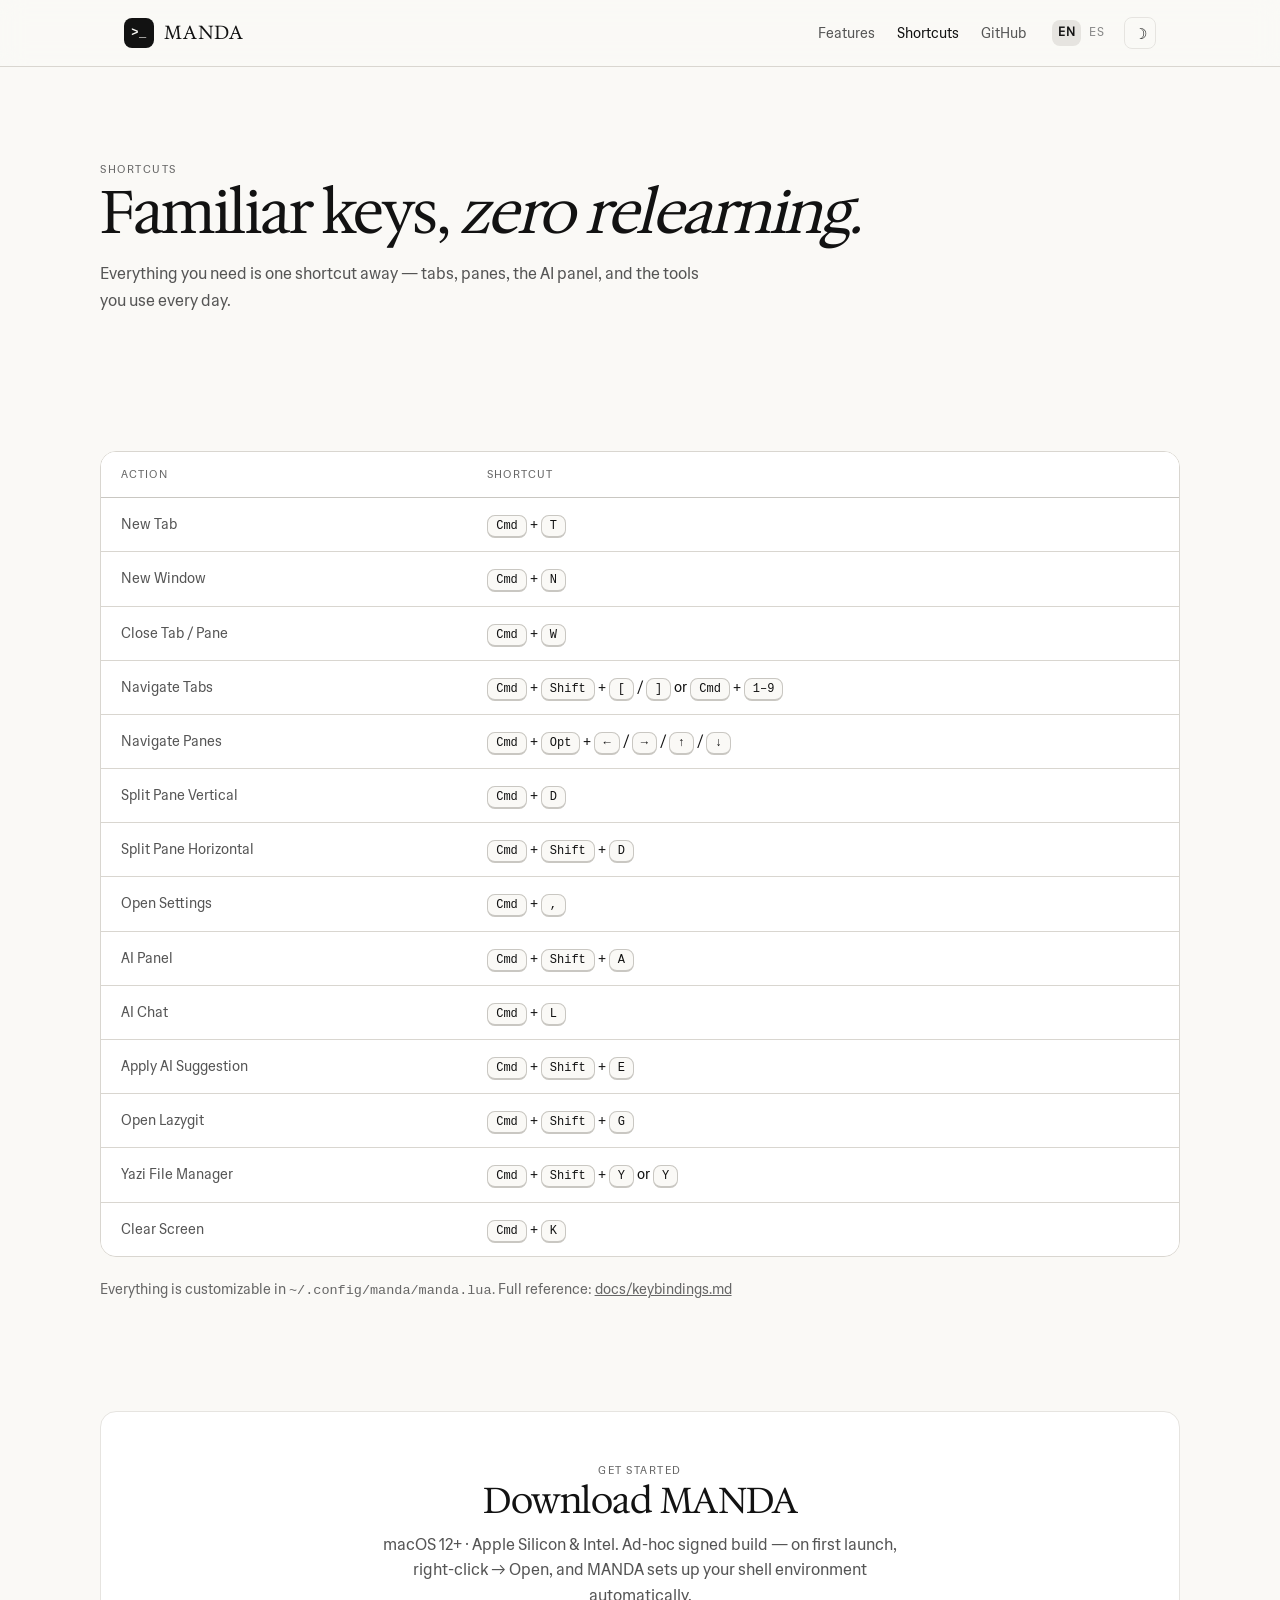
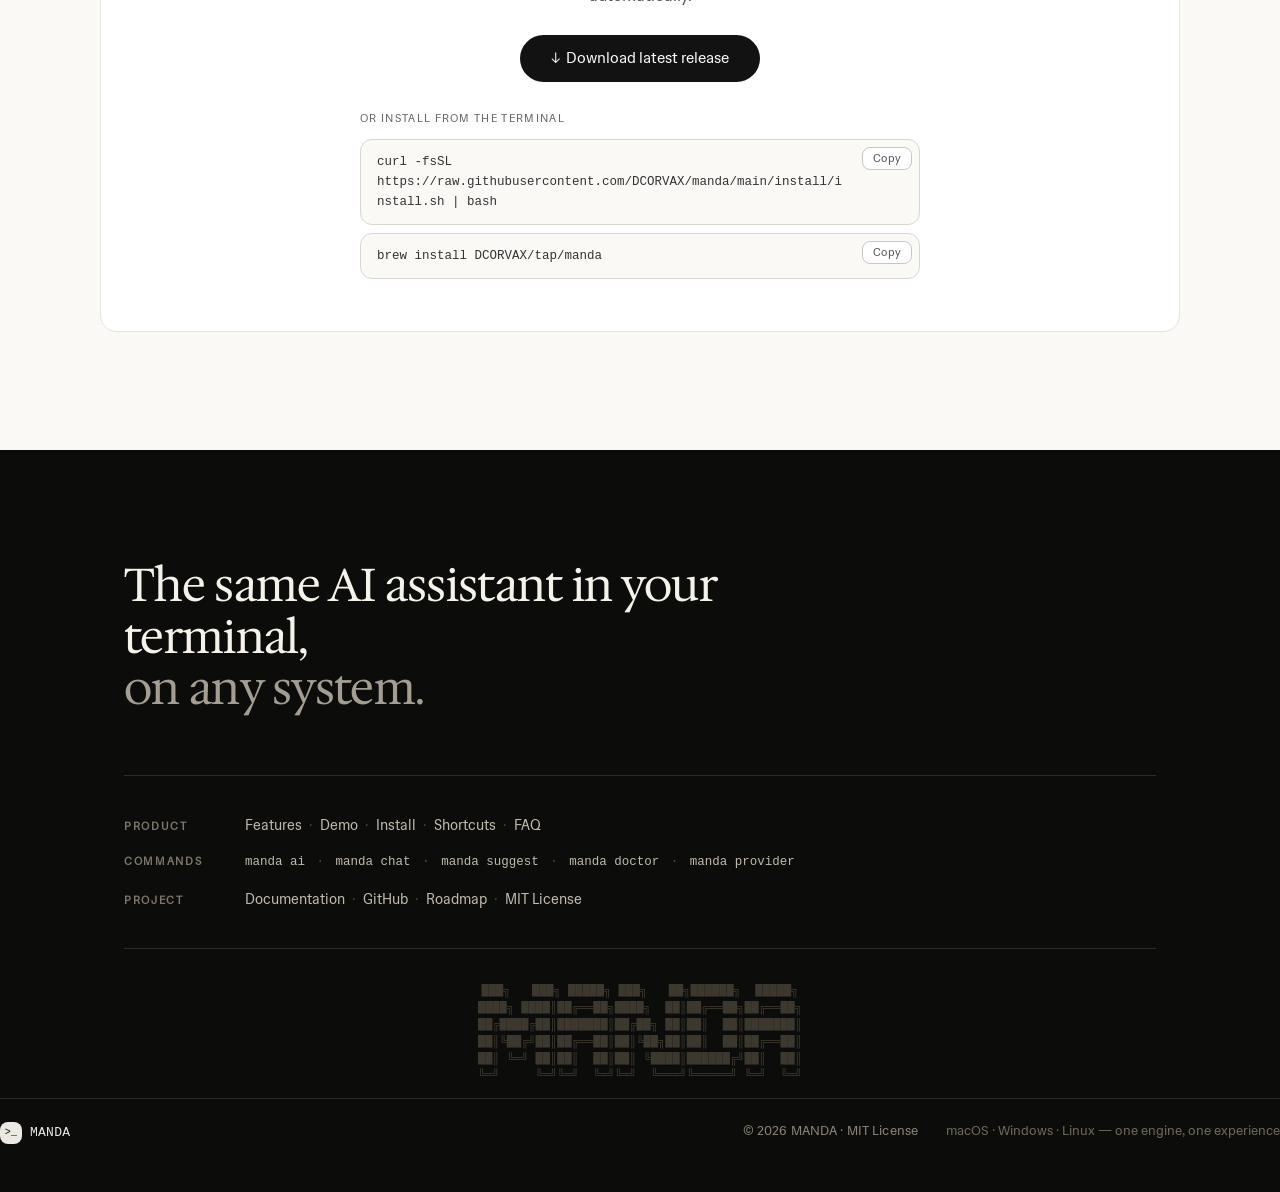
<file: web/shortcuts.html>
<!DOCTYPE html>
<html lang="en">
<head>
<meta charset="UTF-8">
<meta name="viewport" content="width=device-width, initial-scale=1.0">
<title>Shortcuts — MANDA</title>
<meta name="description" content="The complete MANDA keyboard shortcut reference: tabs, panes, AI panel, AI chat, lazygit, yazi, settings and more.">
<link rel="icon" href="data:image/svg+xml,%3Csvg xmlns='http://www.w3.org/2000/svg' viewBox='0 0 32 32'%3E%3Crect width='32' height='32' rx='8' fill='%23121212'/%3E%3Ctext x='16' y='21' font-family='monospace' font-size='13' fill='%23faf9f6' text-anchor='middle'%3E%26gt;_%3C/text%3E%3C/svg%3E">
<script src="head.js"></script>
<link rel="preconnect" href="https://fonts.googleapis.com">
<link rel="preconnect" href="https://fonts.gstatic.com" crossorigin>
<link href="https://fonts.googleapis.com/css2?family=Hedvig+Letters+Sans:wght@400;500;600;700&family=Hedvig+Letters+Serif:opsz,wght@12..24,400;12..24,600;12..24,700&display=swap" rel="stylesheet">
<link rel="stylesheet" href="style.css">
</head>
<body>

<nav class="nav">
  <div class="wrap">
    <a class="brand" href="index.html" aria-label="MANDA home">
      <span class="brand-mark">&gt;_</span>
      <span class="brand-name">MANDA</span>
    </a>
    <div class="nav-links" id="nav-links">
      <a href="features.html">Features</a>
      <a class="active" href="shortcuts.html" aria-current="page">Shortcuts</a>
      <a href="https://github.com/DCORVAX/manda">GitHub</a>
      <div class="nav-right">
        <span class="lang"><a class="active" href="shortcuts.html" aria-current="page">EN</a><a href="es/shortcuts.html">ES</a></span>
        <button class="theme-btn" onclick="toggleTheme()" aria-label="Toggle theme">
          <span class="icon-moon">&#9789;</span><span class="icon-sun">&#9788;</span>
        </button>
      </div>
    </div>
    <button class="nav-toggle" onclick="toggleNav()" aria-label="Menu" aria-expanded="false">&#9776;</button>
  </div>
</nav>

<header class="page-head wrap">
  <span class="kicker">Shortcuts</span>
  <h1 class="display">Familiar keys, <em>zero relearning.</em></h1>
  <p class="lead">Everything you need is one shortcut away — tabs, panes, the AI panel, and the tools you use every day.</p>
</header>

<section class="wrap section">
  <div class="table-scroll">
    <table>
      <thead>
        <tr><th>Action</th><th>Shortcut</th></tr>
      </thead>
      <tbody>
        <tr><td>New Tab</td><td><kbd>Cmd</kbd> + <kbd>T</kbd></td></tr>
        <tr><td>New Window</td><td><kbd>Cmd</kbd> + <kbd>N</kbd></td></tr>
        <tr><td>Close Tab / Pane</td><td><kbd>Cmd</kbd> + <kbd>W</kbd></td></tr>
        <tr><td>Navigate Tabs</td><td><kbd>Cmd</kbd> + <kbd>Shift</kbd> + <kbd>[</kbd> / <kbd>]</kbd> or <kbd>Cmd</kbd> + <kbd>1&ndash;9</kbd></td></tr>
        <tr><td>Navigate Panes</td><td><kbd>Cmd</kbd> + <kbd>Opt</kbd> + <kbd>&larr;</kbd> / <kbd>&rarr;</kbd> / <kbd>&uarr;</kbd> / <kbd>&darr;</kbd></td></tr>
        <tr><td>Split Pane Vertical</td><td><kbd>Cmd</kbd> + <kbd>D</kbd></td></tr>
        <tr><td>Split Pane Horizontal</td><td><kbd>Cmd</kbd> + <kbd>Shift</kbd> + <kbd>D</kbd></td></tr>
        <tr><td>Open Settings</td><td><kbd>Cmd</kbd> + <kbd>,</kbd></td></tr>
        <tr><td>AI Panel</td><td><kbd>Cmd</kbd> + <kbd>Shift</kbd> + <kbd>A</kbd></td></tr>
        <tr><td>AI Chat</td><td><kbd>Cmd</kbd> + <kbd>L</kbd></td></tr>
        <tr><td>Apply AI Suggestion</td><td><kbd>Cmd</kbd> + <kbd>Shift</kbd> + <kbd>E</kbd></td></tr>
        <tr><td>Open Lazygit</td><td><kbd>Cmd</kbd> + <kbd>Shift</kbd> + <kbd>G</kbd></td></tr>
        <tr><td>Yazi File Manager</td><td><kbd>Cmd</kbd> + <kbd>Shift</kbd> + <kbd>Y</kbd> or <kbd>Y</kbd></td></tr>
        <tr><td>Clear Screen</td><td><kbd>Cmd</kbd> + <kbd>K</kbd></td></tr>
      </tbody>
    </table>
  </div>
  <p class="muted" style="margin-top:22px;font-size:13.5px">Everything is customizable in <span class="mono">~/.config/manda/manda.lua</span>. Full reference: <a href="https://github.com/DCORVAX/manda/blob/main/docs/keybindings.md">docs/keybindings.md</a></p>
</section>

<section class="wrap section">
  <div class="panel">
    <span class="kicker">Get started</span>
    <h2>Download MANDA</h2>
    <p>macOS 12+ &middot; Apple Silicon &amp; Intel. Ad-hoc signed build — on first launch, right-click &rarr; Open, and MANDA sets up your shell environment automatically.</p>
    <a class="btn btn-primary btn-lg" href="https://github.com/DCORVAX/manda/releases/download/v0.1.2/MANDA.dmg">&#8595;&nbsp; Download latest release</a>
    <div class="install">
      <p class="install-label">Or install from the terminal</p>
      <pre>curl -fsSL https://raw.githubusercontent.com/DCORVAX/manda/main/install/install.sh | bash</pre>
      <pre>brew install DCORVAX/tap/manda</pre>
    </div>
  </div>
</section>

<footer class="foot">
  <div class="wrap">
    <p class="foot-stmt">The same AI assistant in your terminal,<br><span class="foot-stmt-accent">on any system.</span></p>
    <nav class="foot-groups" aria-label="Footer">
      <div class="foot-group">
        <span class="foot-label">Product</span>
        <span class="foot-links"><a href="features.html">Features</a> <span class="foot-dot" aria-hidden="true">·</span> <a href="https://github.com/DCORVAX/manda">Demo</a> <span class="foot-dot" aria-hidden="true">·</span> <a href="index.html#download">Install</a> <span class="foot-dot" aria-hidden="true">·</span> <a href="shortcuts.html">Shortcuts</a> <span class="foot-dot" aria-hidden="true">·</span> <a href="faq.html">FAQ</a></span>
      </div>
      <div class="foot-group">
        <span class="foot-label">Commands</span>
        <span class="foot-links mono"><a class="mono" href="https://github.com/DCORVAX/manda/blob/main/docs/cli.md">manda ai</a> <span class="foot-dot" aria-hidden="true">·</span> <a class="mono" href="https://github.com/DCORVAX/manda/blob/main/docs/cli.md">manda chat</a> <span class="foot-dot" aria-hidden="true">·</span> <a class="mono" href="https://github.com/DCORVAX/manda/blob/main/docs/cli.md">manda suggest</a> <span class="foot-dot" aria-hidden="true">·</span> <a class="mono" href="https://github.com/DCORVAX/manda/blob/main/docs/cli.md">manda doctor</a> <span class="foot-dot" aria-hidden="true">·</span> <a class="mono" href="https://github.com/DCORVAX/manda/blob/main/docs/cli.md">manda provider</a></span>
      </div>
      <div class="foot-group">
        <span class="foot-label">Project</span>
        <span class="foot-links"><a href="https://github.com/DCORVAX/manda/tree/main/docs">Documentation</a> <span class="foot-dot" aria-hidden="true">·</span> <a href="https://github.com/DCORVAX/manda">GitHub</a> <span class="foot-dot" aria-hidden="true">·</span> <a href="https://github.com/DCORVAX/manda">Roadmap</a> <span class="foot-dot" aria-hidden="true">·</span> <a href="https://github.com/DCORVAX/manda/blob/main/LICENSE.md">MIT License</a></span>
      </div>
    </nav>
  </div>
  <pre class="foot-ascii" aria-hidden="true">███╗   ███╗ █████╗ ███╗   ██╗██████╗  █████╗
████╗ ████║██╔══██╗████╗  ██║██╔══██╗██╔══██╗
██╔████╔██║███████║██╔██╗ ██║██║  ██║███████║
██║╚██╔╝██║██╔══██║██║╚██╗██║██║  ██║██╔══██║
██║ ╚═╝ ██║██║  ██║██║ ╚████║██████╔╝██║  ██║
╚═╝     ╚═╝╚═╝  ╚═╝╚═╝  ╚═══╝╚═════╝ ╚═╝  ╚═╝</pre>
  <div class="foot-bottom">
      <span class="foot-brand"><span class="brand-mark">&gt;_</span>MANDA</span>
      <span class="foot-legal">&copy; 2026 MANDA &middot; MIT License</span>
      <span class="foot-platforms">macOS &middot; Windows &middot; Linux &mdash; one engine, one experience</span>
    </div>
</footer>

<script src="script.js"></script>
</body>
</html>
</file>
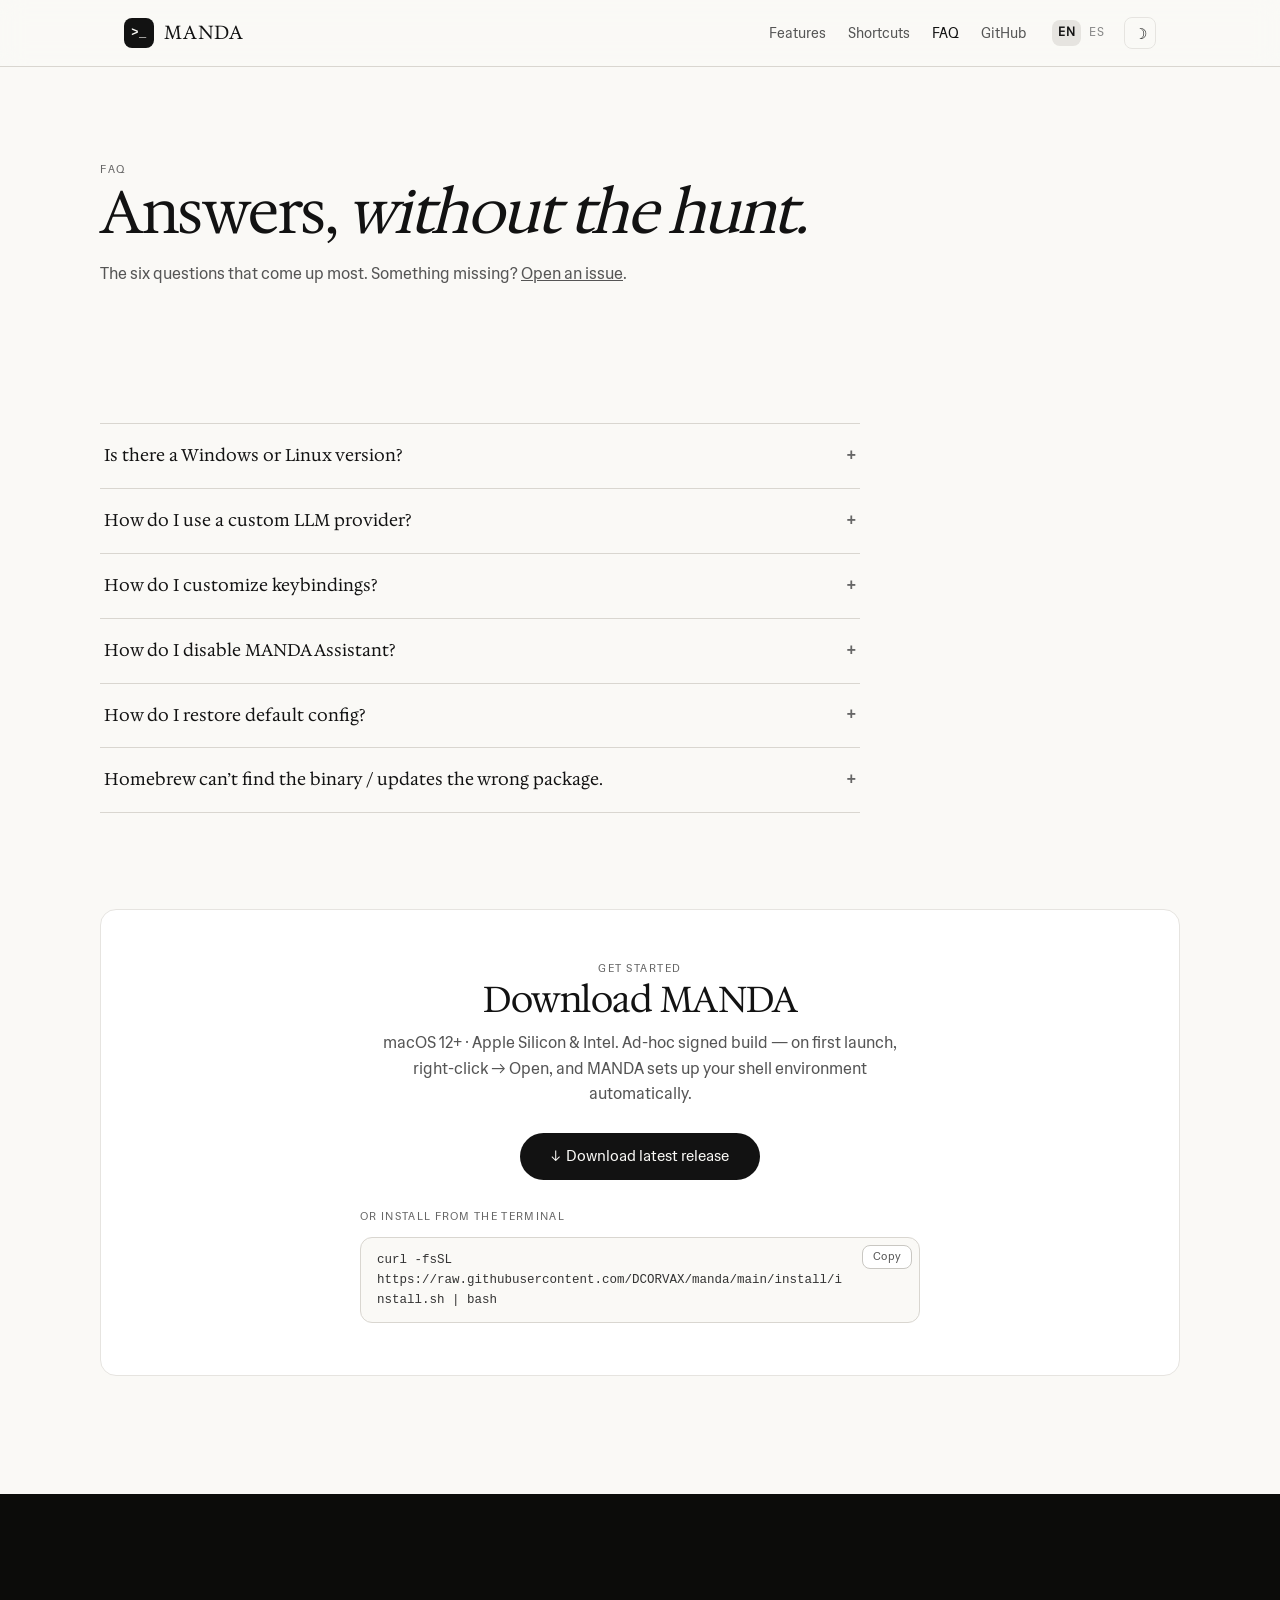
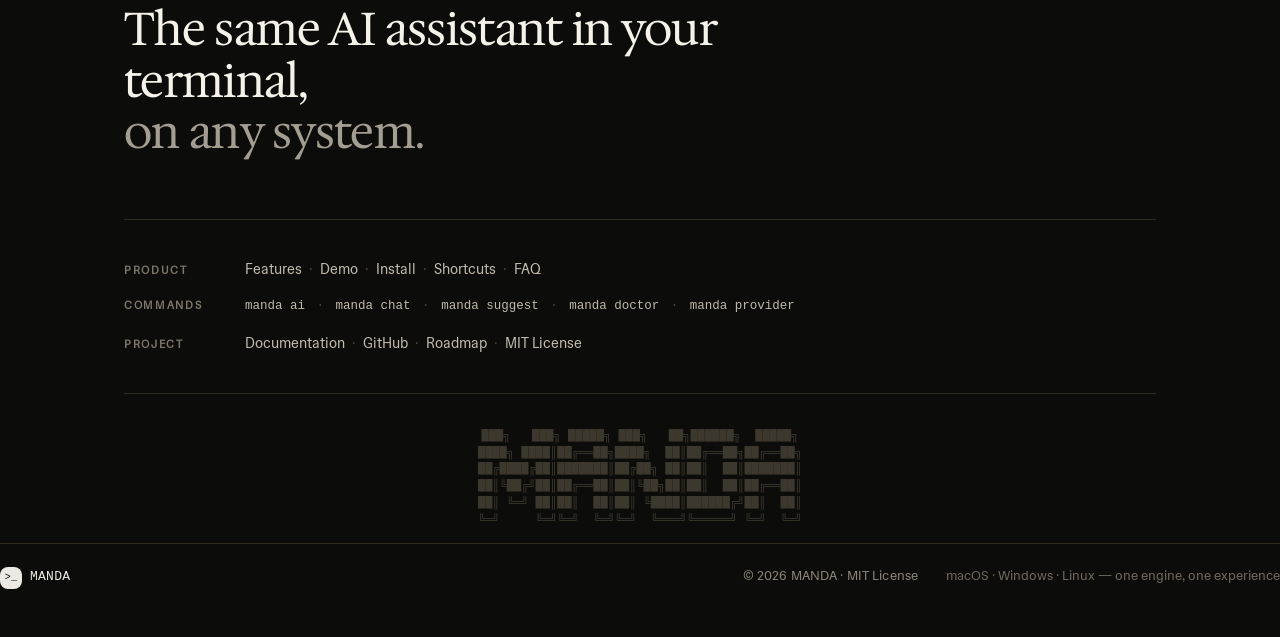
<file: web/es/faq.html>
<!DOCTYPE html>
<html lang="es">
<head>
<meta charset="UTF-8">
<meta name="viewport" content="width=device-width, initial-scale=1.0">
<title>FAQ — MANDA</title>
<meta name="description" content="Las seis preguntas más comunes de MANDA, respondidas: plataformas, proveedores de LLM, atajos, el asistente de IA, reset y Homebrew.">
<link rel="icon" href="data:image/svg+xml,%3Csvg xmlns='http://www.w3.org/2000/svg' viewBox='0 0 32 32'%3E%3Crect width='32' height='32' rx='8' fill='%23121212'/%3E%3Ctext x='16' y='21' font-family='monospace' font-size='13' fill='%23faf9f6' text-anchor='middle'%3E%26gt;_%3C/text%3E%3C/svg%3E">
<script src="../head.js"></script>
<link rel="preconnect" href="https://fonts.googleapis.com">
<link rel="preconnect" href="https://fonts.gstatic.com" crossorigin>
<link href="https://fonts.googleapis.com/css2?family=Hedvig+Letters+Sans:wght@400;500;600;700&family=Hedvig+Letters+Serif:opsz,wght@12..24,400;12..24,600;12..24,700&display=swap" rel="stylesheet">
<link rel="stylesheet" href="../style.css">
</head>
<body>

<nav class="nav">
  <div class="wrap">
    <a class="brand" href="index.html" aria-label="Inicio de MANDA">
      <span class="brand-mark">&gt;_</span>
      <span class="brand-name">MANDA</span>
    </a>
    <div class="nav-links" id="nav-links">
      <a href="features.html">Funciones</a>
      <a href="shortcuts.html">Atajos</a>
      <a class="active" href="faq.html" aria-current="page">FAQ</a>
      <a href="https://github.com/DCORVAX/manda">GitHub</a>
      <div class="nav-right">
        <span class="lang"><a href="../faq.html">EN</a><a class="active" href="faq.html" aria-current="page">ES</a></span>
        <button class="theme-btn" onclick="toggleTheme()" aria-label="Cambiar tema">
          <span class="icon-moon">&#9789;</span><span class="icon-sun">&#9788;</span>
        </button>
      </div>
    </div>
    <button class="nav-toggle" onclick="toggleNav()" aria-label="Menú" aria-expanded="false">&#9776;</button>
  </div>
</nav>

<header class="page-head wrap">
  <span class="kicker">FAQ</span>
  <h1 class="display">Respuestas, <em>sin buscarlas.</em></h1>
  <p class="lead">Las seis preguntas que más surgen. ¿Falta algo? <a href="https://github.com/DCORVAX/manda/issues">Abre un issue</a>.</p>
</header>

<section class="wrap section">
  <div class="faq">
    <details class="faq-item">
      <summary>¿Hay una versión para Windows o Linux?<span class="chev">+</span></summary>
      <div class="answer">
        <p>Todavía no — por ahora solo macOS. Windows y Linux pueden llegar más adelante.</p>
      </div>
    </details>

    <details class="faq-item">
      <summary>¿Cómo uso un proveedor de LLM personalizado?<span class="chev">+</span></summary>
      <div class="answer">
        <p>Ejecuta <code>manda ai</code>, mantén Auth Type = API key e introduce tu Base URL, API Key, Simple Model y Deep Model. API Mode: <code>chat_completions</code> para <code>/v1/chat/completions</code>, <code>responses</code> para <code>/v1/responses</code>. Si el proveedor soporta búsqueda alojada, activa Native Web Search — no hace falta una API key de búsqueda aparte.</p>
      </div>
    </details>

    <details class="faq-item">
      <summary>¿Cómo personalizo los atajos de teclado?<span class="chev">+</span></summary>
      <div class="answer">
        <p>Añade a <code>config.keys</code> — no lo reemplaces:</p>
        <pre>config.keys[#config.keys + 1] = {
  key = "RightArrow",
  mods = "CMD|SHIFT",
  action = manda.action.ActivatePaneDirection("Right"),
}</pre>
        <p>Más ejemplos: <a href="https://github.com/DCORVAX/manda/blob/main/docs/keybindings.md">keybindings.md</a> &middot; <a href="https://github.com/DCORVAX/manda/blob/main/docs/configuration.md">configuration.md</a></p>
      </div>
    </details>

    <details class="faq-item">
      <summary>¿Cómo desactivo MANDA Assistant?<span class="chev">+</span></summary>
      <div class="answer">
        <p>Ejecuta <code>manda ai</code> &rarr; ajustes del asistente &rarr; Enabled: Off. O edita <code>~/.config/manda/assistant.toml</code>:</p>
        <pre>enabled = false</pre>
      </div>
    </details>

    <details class="faq-item">
      <summary>¿Cómo restauro la configuración por defecto?<span class="chev">+</span></summary>
      <div class="answer">
        <pre>manda reset</pre>
        <p>Elimina la integración de shell/tmux, los defaults de git delta, el estado y los bloques de tema gestionados por MANDA. Tu Lua se conserva. Ejecuta <code>manda init</code> para reinstalar la integración de shell.</p>
      </div>
    </details>

    <details class="faq-item">
      <summary>Homebrew no encuentra el binario / actualiza el paquete equivocado.<span class="chev">+</span></summary>
      <div class="answer">
        <p>Hay un paquete antiguo sin relación llamado <code>manda</code> en Homebrew. Instala MANDA con el instalador de una línea:</p>
        <pre>curl -fsSL https://raw.githubusercontent.com/DCORVAX/manda/main/install/install.sh | bash</pre>
      <pre>brew install DCORVAX/tap/manda</pre>
      </div>
    </details>
  </div>
</section>

<section class="wrap section">
  <div class="panel">
    <span class="kicker">Empieza ahora</span>
    <h2>Descargar MANDA</h2>
    <p>macOS 12+ &middot; Apple Silicon e Intel. Build con firma ad-hoc — en el primer arranque haz clic derecho &rarr; Abrir, y MANDA configura tu entorno de shell automáticamente.</p>
    <a class="btn btn-primary btn-lg" href="https://github.com/DCORVAX/manda/releases/download/v0.1.2/MANDA.dmg">&#8595;&nbsp; Descargar la última versión</a>
    <div class="install">
      <p class="install-label">O instala desde la terminal</p>
      <pre>curl -fsSL https://raw.githubusercontent.com/DCORVAX/manda/main/install/install.sh | bash</pre>
    </div>
  </div>
</section>

<footer class="foot">
  <div class="wrap">
    <p class="foot-stmt">El mismo asistente de IA en tu terminal,<br><span class="foot-stmt-accent">en cualquier sistema.</span></p>
    <nav class="foot-groups" aria-label="Footer">
      <div class="foot-group">
        <span class="foot-label">Producto</span>
        <span class="foot-links"><a href="features.html">Características</a> <span class="foot-dot" aria-hidden="true">·</span> <a href="https://github.com/DCORVAX/manda">Demo</a> <span class="foot-dot" aria-hidden="true">·</span> <a href="index.html#download">Instalación</a> <span class="foot-dot" aria-hidden="true">·</span> <a href="shortcuts.html">Atajos</a> <span class="foot-dot" aria-hidden="true">·</span> <a href="faq.html">FAQ</a></span>
      </div>
      <div class="foot-group">
        <span class="foot-label">Comandos</span>
        <span class="foot-links mono"><a class="mono" href="https://github.com/DCORVAX/manda/blob/main/docs/cli.md">manda ai</a> <span class="foot-dot" aria-hidden="true">·</span> <a class="mono" href="https://github.com/DCORVAX/manda/blob/main/docs/cli.md">manda chat</a> <span class="foot-dot" aria-hidden="true">·</span> <a class="mono" href="https://github.com/DCORVAX/manda/blob/main/docs/cli.md">manda suggest</a> <span class="foot-dot" aria-hidden="true">·</span> <a class="mono" href="https://github.com/DCORVAX/manda/blob/main/docs/cli.md">manda doctor</a> <span class="foot-dot" aria-hidden="true">·</span> <a class="mono" href="https://github.com/DCORVAX/manda/blob/main/docs/cli.md">manda provider</a></span>
      </div>
      <div class="foot-group">
        <span class="foot-label">Proyecto</span>
        <span class="foot-links"><a href="https://github.com/DCORVAX/manda/tree/main/docs">Documentación</a> <span class="foot-dot" aria-hidden="true">·</span> <a href="https://github.com/DCORVAX/manda">GitHub</a> <span class="foot-dot" aria-hidden="true">·</span> <a href="https://github.com/DCORVAX/manda">Hoja de ruta</a> <span class="foot-dot" aria-hidden="true">·</span> <a href="https://github.com/DCORVAX/manda/blob/main/LICENSE.md">Licencia MIT</a></span>
      </div>
    </nav>
  </div>
  <pre class="foot-ascii" aria-hidden="true">███╗   ███╗ █████╗ ███╗   ██╗██████╗  █████╗
████╗ ████║██╔══██╗████╗  ██║██╔══██╗██╔══██╗
██╔████╔██║███████║██╔██╗ ██║██║  ██║███████║
██║╚██╔╝██║██╔══██║██║╚██╗██║██║  ██║██╔══██║
██║ ╚═╝ ██║██║  ██║██║ ╚████║██████╔╝██║  ██║
╚═╝     ╚═╝╚═╝  ╚═╝╚═╝  ╚═══╝╚═════╝ ╚═╝  ╚═╝</pre>
  <div class="foot-bottom">
      <span class="foot-brand"><span class="brand-mark">&gt;_</span>MANDA</span>
      <span class="foot-legal">&copy; 2026 MANDA &middot; Licencia MIT</span>
      <span class="foot-platforms">macOS &middot; Windows &middot; Linux &mdash; un motor, una experiencia</span>
    </div>
</footer>

<script src="../script.js"></script>
</body>
</html>
</file>
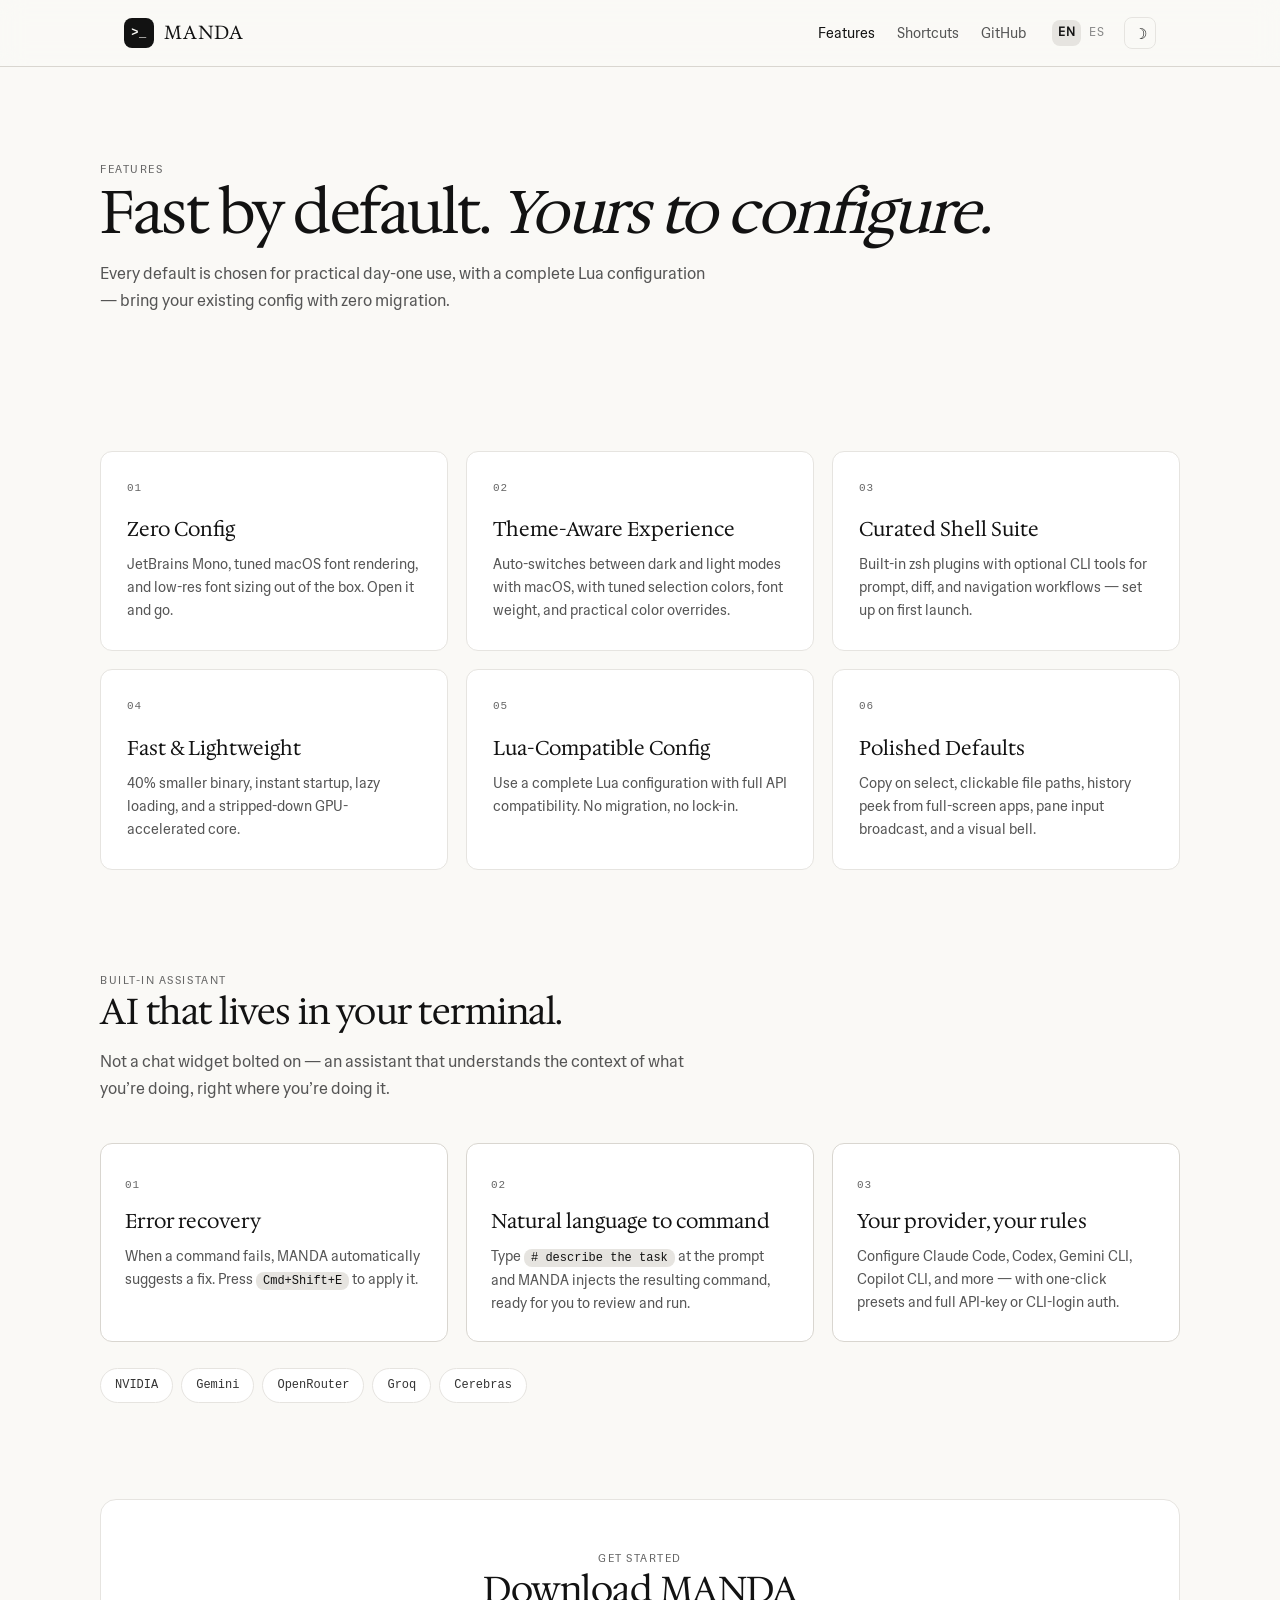
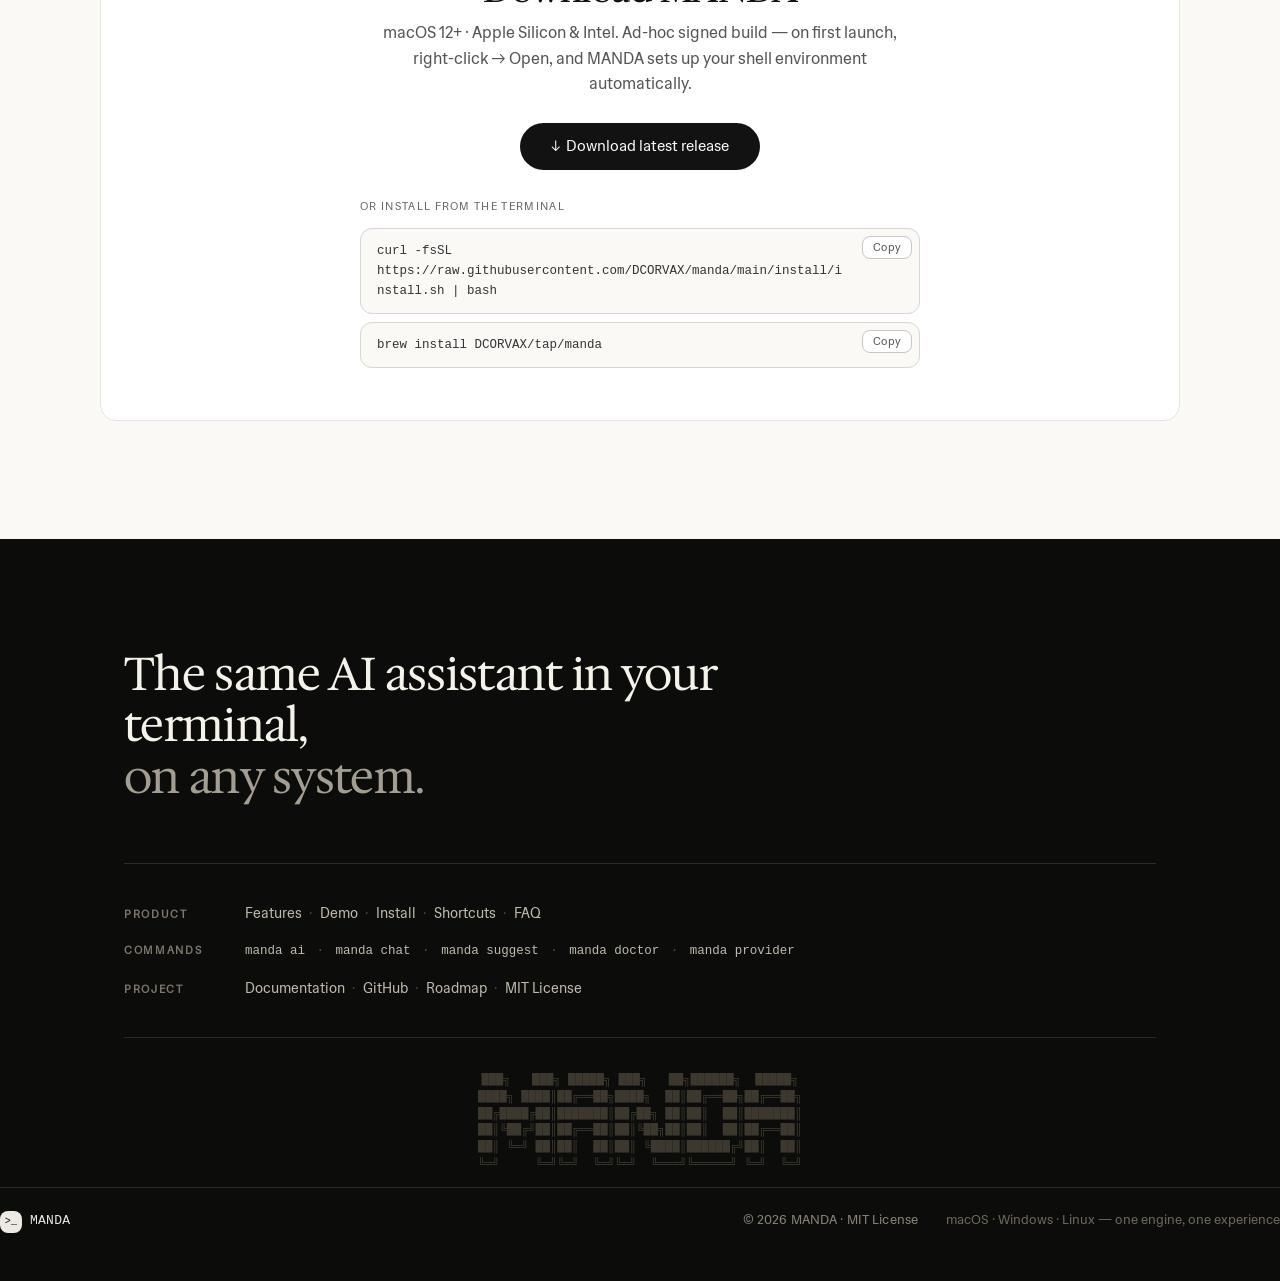
<file: web/es/features.html>
<!DOCTYPE html>
<html lang="es">
<head>
<meta charset="UTF-8">
<meta name="viewport" content="width=device-width, initial-scale=1.0">
<title>Funciones — MANDA</title>
<meta name="description" content="Todas las funciones de MANDA: configuración por defecto sin fricción, experiencia consciente del tema, suite de shell seleccionada, asistente de IA con ajustes predefinidos y configuración completa en Lua.">
<link rel="icon" href="data:image/svg+xml,%3Csvg xmlns='http://www.w3.org/2000/svg' viewBox='0 0 32 32'%3E%3Crect width='32' height='32' rx='8' fill='%23121212'/%3E%3Ctext x='16' y='21' font-family='monospace' font-size='13' fill='%23faf9f6' text-anchor='middle'%3E%26gt;_%3C/text%3E%3C/svg%3E">
<script src="../head.js"></script>
<link rel="preconnect" href="https://fonts.googleapis.com">
<link rel="preconnect" href="https://fonts.gstatic.com" crossorigin>
<link href="https://fonts.googleapis.com/css2?family=Hedvig+Letters+Sans:wght@400;500;600;700&family=Hedvig+Letters+Serif:opsz,wght@12..24,400;12..24,600;12..24,700&display=swap" rel="stylesheet">
<link rel="stylesheet" href="../style.css">
</head>
<body>

<nav class="nav">
  <div class="wrap">
    <a class="brand" href="index.html" aria-label="Inicio de MANDA">
      <span class="brand-mark">&gt;_</span>
      <span class="brand-name">MANDA</span>
    </a>
    <div class="nav-links" id="nav-links">
      <a class="active" href="features.html" aria-current="page">Funciones</a>
      <a href="shortcuts.html">Atajos</a>
      <a href="https://github.com/DCORVAX/manda">GitHub</a>
      <div class="nav-right">
        <span class="lang"><a href="../features.html">EN</a><a class="active" href="features.html" aria-current="page">ES</a></span>
        <button class="theme-btn" onclick="toggleTheme()" aria-label="Cambiar tema">
          <span class="icon-moon">&#9789;</span><span class="icon-sun">&#9788;</span>
        </button>
      </div>
    </div>
    <button class="nav-toggle" onclick="toggleNav()" aria-label="Menú" aria-expanded="false">&#9776;</button>
  </div>
</nav>

<header class="page-head wrap">
  <span class="kicker">Funciones</span>
  <h1 class="display">Rápido por defecto. <em>Tú decides cómo configurarlo.</em></h1>
  <p class="lead">Cada ajuste por defecto está pensado para un uso práctico desde el primer día, con una configuración completa en Lua — trae tu config actual sin migrar nada.</p>
</header>

<section class="wrap section">
  <div class="grid">
    <div class="card">
      <span class="num">01</span>
      <h3>Cero configuración</h3>
      <p>JetBrains Mono, renderizado tipográfico optimizado para macOS y tamaños de fuente ajustados de serie. Ábrelo y listo.</p>
    </div>
    <div class="card">
      <span class="num">02</span>
      <h3>Experiencia consciente del tema</h3>
      <p>Cambia automáticamente entre modo oscuro y claro con macOS, con colores de selección ajustados, peso de fuente y overrides prácticos.</p>
    </div>
    <div class="card">
      <span class="num">03</span>
      <h3>Suite de shell seleccionada</h3>
      <p>Plugins de zsh integrados con herramientas CLI opcionales para prompt, diff y navegación — configurados en el primer arranque.</p>
    </div>
    <div class="card">
      <span class="num">04</span>
      <h3>Rápido y ligero</h3>
      <p>Binario un 40% más pequeño, arranque instantáneo, carga diferida y un núcleo GPU-acelerado depurado.</p>
    </div>
    <div class="card">
      <span class="num">05</span>
      <h3>Config compatible con Lua</h3>
      <p>Usa una configuración Lua completa con compatibilidad total de API. Sin migración, sin bloqueos.</p>
    </div>
    <div class="card">
      <span class="num">06</span>
      <h3>Ajustes pulidos</h3>
      <p>Copiar al seleccionar, rutas de archivo clicables, vistazo al historial desde apps a pantalla completa, broadcast de entrada entre paneles y campana visual.</p>
    </div>
  </div>
</section>

<section class="wrap section" id="ai">
  <span class="kicker">Asistente integrado</span>
  <h2>IA que vive en tu terminal.</h2>
  <p class="lead">No es un widget de chat pegado encima — es un asistente que entiende el contexto de lo que haces, justo donde lo haces.</p>
  <div class="steps">
    <div class="step">
      <span class="num">01</span>
      <h3>Recuperación de errores</h3>
      <p>Cuando un comando falla, MANDA sugiere automáticamente una solución. Pulsa <code>Cmd+Shift+E</code> para aplicarla.</p>
    </div>
    <div class="step">
      <span class="num">02</span>
      <h3>Del lenguaje natural al comando</h3>
      <p>Escribe <code># describe la tarea</code> en el prompt y MANDA inyecta el comando resultante, listo para que lo revises y ejecutes.</p>
    </div>
    <div class="step">
      <span class="num">03</span>
      <h3>Tu proveedor, tus reglas</h3>
      <p>Configura Claude Code, Codex, Gemini CLI, Copilot CLI y más — con ajustes de un clic y autenticación por API key o login CLI.</p>
    </div>
  </div>
  <div class="chips"><span class="chip">NVIDIA</span><span class="chip">Gemini</span><span class="chip">OpenRouter</span><span class="chip">Groq</span><span class="chip">Cerebras</span></div>
</section>

<section class="wrap section">
  <div class="panel">
    <span class="kicker">Empieza ahora</span>
    <h2>Descargar MANDA</h2>
    <p>macOS 12+ &middot; Apple Silicon e Intel. Build con firma ad-hoc — en el primer arranque haz clic derecho &rarr; Abrir, y MANDA configura tu entorno de shell automáticamente.</p>
    <a class="btn btn-primary btn-lg" href="https://github.com/DCORVAX/manda/releases/download/v0.1.2/MANDA.dmg">&#8595;&nbsp; Descargar la última versión</a>
    <div class="install">
      <p class="install-label">O instala desde la terminal</p>
      <pre>curl -fsSL https://raw.githubusercontent.com/DCORVAX/manda/main/install/install.sh | bash</pre>
      <pre>brew install DCORVAX/tap/manda</pre>
    </div>
  </div>
</section>

<footer class="foot">
  <div class="wrap">
    <p class="foot-stmt">El mismo asistente de IA en tu terminal,<br><span class="foot-stmt-accent">en cualquier sistema.</span></p>
    <nav class="foot-groups" aria-label="Footer">
      <div class="foot-group">
        <span class="foot-label">Producto</span>
        <span class="foot-links"><a href="features.html">Características</a> <span class="foot-dot" aria-hidden="true">·</span> <a href="https://github.com/DCORVAX/manda">Demo</a> <span class="foot-dot" aria-hidden="true">·</span> <a href="index.html#download">Instalación</a> <span class="foot-dot" aria-hidden="true">·</span> <a href="shortcuts.html">Atajos</a> <span class="foot-dot" aria-hidden="true">·</span> <a href="faq.html">FAQ</a></span>
      </div>
      <div class="foot-group">
        <span class="foot-label">Comandos</span>
        <span class="foot-links mono"><a class="mono" href="https://github.com/DCORVAX/manda/blob/main/docs/cli.md">manda ai</a> <span class="foot-dot" aria-hidden="true">·</span> <a class="mono" href="https://github.com/DCORVAX/manda/blob/main/docs/cli.md">manda chat</a> <span class="foot-dot" aria-hidden="true">·</span> <a class="mono" href="https://github.com/DCORVAX/manda/blob/main/docs/cli.md">manda suggest</a> <span class="foot-dot" aria-hidden="true">·</span> <a class="mono" href="https://github.com/DCORVAX/manda/blob/main/docs/cli.md">manda doctor</a> <span class="foot-dot" aria-hidden="true">·</span> <a class="mono" href="https://github.com/DCORVAX/manda/blob/main/docs/cli.md">manda provider</a></span>
      </div>
      <div class="foot-group">
        <span class="foot-label">Proyecto</span>
        <span class="foot-links"><a href="https://github.com/DCORVAX/manda/tree/main/docs">Documentación</a> <span class="foot-dot" aria-hidden="true">·</span> <a href="https://github.com/DCORVAX/manda">GitHub</a> <span class="foot-dot" aria-hidden="true">·</span> <a href="https://github.com/DCORVAX/manda">Hoja de ruta</a> <span class="foot-dot" aria-hidden="true">·</span> <a href="https://github.com/DCORVAX/manda/blob/main/LICENSE.md">Licencia MIT</a></span>
      </div>
    </nav>
  </div>
  <pre class="foot-ascii" aria-hidden="true">███╗   ███╗ █████╗ ███╗   ██╗██████╗  █████╗
████╗ ████║██╔══██╗████╗  ██║██╔══██╗██╔══██╗
██╔████╔██║███████║██╔██╗ ██║██║  ██║███████║
██║╚██╔╝██║██╔══██║██║╚██╗██║██║  ██║██╔══██║
██║ ╚═╝ ██║██║  ██║██║ ╚████║██████╔╝██║  ██║
╚═╝     ╚═╝╚═╝  ╚═╝╚═╝  ╚═══╝╚═════╝ ╚═╝  ╚═╝</pre>
  <div class="foot-bottom">
      <span class="foot-brand"><span class="brand-mark">&gt;_</span>MANDA</span>
      <span class="foot-legal">&copy; 2026 MANDA &middot; Licencia MIT</span>
      <span class="foot-platforms">macOS &middot; Windows &middot; Linux &mdash; un motor, una experiencia</span>
    </div>
</footer>

<script src="../script.js"></script>
</body>
</html>
</file>
<file: style.css>
/* ==========================================================================
   MANDA — web design system
   Warm monochrome editorial · light primary, dark secondary
   Type: Hedvig Letters Serif (display) + Hedvig Letters Sans (body/UI) + mono
   ========================================================================== */

*, *::before, *::after { box-sizing: border-box; }
html { scroll-behavior: smooth; -webkit-text-size-adjust: 100%; overflow-x: clip; }

/* ----- Palette (light = principal) ----- */
:root {
  --surface: #faf9f6;   /* page background — warm cream */
  --card: #ffffff;      /* card inner surfaces */
  --ink: #121212;       /* primary text, filled buttons */
  --ink-soft: #333333;  /* tertiary text, subheadings */
  --ink-mid: #555555;   /* secondary body text */
  --ink-muted: #666666; /* footer / caption copy */
  --ink-faint: #888888; /* placeholder / metadata */
  --sand: #e6e4e0;      /* card borders, outlines */
  --stone: #c9c7c2;     /* hairline borders */
  --divider: #d9d6d0;   /* subtle secondary dividers */
  --nav-bg: rgba(250, 249, 246, 0.85);

  --serif: "Hedvig Letters Serif", Georgia, "Times New Roman", serif;
  --sans: "Hedvig Letters Sans", system-ui, -apple-system, "Segoe UI", sans-serif;
  --mono: ui-monospace, SFMono-Regular, Menlo, Monaco, Consolas, "Liberation Mono", monospace;

  --r-md: 8px;     /* control corner */
  --r-card: 12px;  /* control corner */
  --r-panel: 16px; /* card corner */
  --r-pill: 24px;  /* large surface corner */

  --nav-h: 66px;
}

/* ----- Dark mode (secondary) ----- */
[data-theme="dark"] {
  --surface: #171512;   /* warm near-black */
  --card: #1f1c18;
  --ink: #ece9e2;
  --ink-soft: #c9c4ba;
  --ink-mid: #a49e92;
  --ink-muted: #8a8478;
  --ink-faint: #6f695d;
  --sand: #2f2b24;
  --stone: #3b362d;
  --divider: #262219;
  --nav-bg: rgba(23, 21, 18, 0.85);
}

/* ----- Base ----- */
body {
  margin: 0;
  overflow-x: clip;
  background: var(--surface);
  color: var(--ink);
  font-family: var(--sans);
  font-size: 16px;
  line-height: 1.6;
  -webkit-font-smoothing: antialiased;
  text-rendering: optimizeLegibility;
}
a { color: inherit; }
a:focus-visible, button:focus-visible {
  outline: 2px solid var(--ink);
  outline-offset: 3px;
  border-radius: 4px;
}
::selection { background: var(--ink); color: var(--surface); }
img { max-width: 100%; }

.wrap { max-width: 1080px; margin: 0 auto; padding: 0 24px; }
.section { padding: 88px 0 8px; }
.section-tight { padding: 56px 0 8px; }

/* ----- Type roles (per design system) ----- */
h1, h2, h3 { margin: 0; }
.kicker {
  font-size: 11px; font-weight: 500; letter-spacing: 0.14em;
  text-transform: uppercase; color: var(--ink-muted);
  margin: 0 0 14px;
}
h1.display {
  font-family: var(--serif); font-weight: 400;
  font-size: clamp(38px, 5.6vw, 60px);
  line-height: 1.06; letter-spacing: -1.5px; margin: 0 0 22px;
  overflow-wrap: anywhere; min-width: 0;
}
h1.display em { font-style: italic; }
h2 {
  font-family: var(--serif); font-weight: 700;
  font-size: clamp(28px, 3.6vw, 36px);
  line-height: 1.12; letter-spacing: -0.5px; margin: 0 0 16px;
}
h3 {
  font-family: var(--serif); font-weight: 600;
  font-size: 20px; line-height: 1.4; margin: 0 0 10px;
}
.lead { max-width: 620px; margin: 0; color: var(--ink-mid); font-size: 16px; line-height: 1.7; }
.muted { color: var(--ink-muted); }
.mono { font-family: var(--mono); }

/* ----- Buttons ----- */
.btn {
  display: inline-flex; align-items: center; justify-content: center; gap: 8px;
  padding: 12px 24px; border-radius: var(--r-pill);
  font-family: var(--sans); font-size: 14px; font-weight: 500; line-height: 1;
  text-decoration: none; cursor: pointer; border: 1px solid transparent;
  transition: transform 0.15s ease, background-color 0.15s ease, color 0.15s ease, border-color 0.15s ease;
}
.btn-primary { background: var(--ink); color: var(--surface); }
.btn-primary:hover { transform: translateY(-1px); }
.btn-outline { border-color: var(--ink); color: var(--ink); background: transparent; }
.btn-outline:hover { background: var(--ink); color: var(--surface); transform: translateY(-1px); }
.btn-sm { padding: 9px 18px; font-size: 13px; }
.btn-lg { padding: 15px 30px; font-size: 15px; }

/* ----- Nav ----- */
.nav {
  position: sticky; top: 0; z-index: 50;
  background: var(--nav-bg);
  -webkit-backdrop-filter: blur(12px);
  backdrop-filter: blur(12px);
  border-bottom: 1px solid var(--divider);
}
.nav .wrap { display: flex; align-items: center; gap: 28px; height: var(--nav-h); }
.brand { display: inline-flex; align-items: center; gap: 10px; text-decoration: none; font-weight: 700; letter-spacing: 0.03em; }
.brand-mark {
  display: grid; place-items: center; width: 30px; height: 30px;
  background: var(--ink); color: var(--surface); border-radius: var(--r-md);
  font-family: var(--mono); font-size: 12px; line-height: 1;
}
.brand-name { font-family: var(--serif); font-size: 19px; letter-spacing: 0.04em; }
.nav-links { display: flex; align-items: center; gap: 22px; margin-left: auto; font-size: 14px; }
.nav-links a { text-decoration: none; color: var(--ink-mid); transition: color 0.15s ease; }
.nav-links a:hover { color: var(--ink); }
.nav-links a.active { color: var(--ink); font-weight: 500; }
.nav-right { display: flex; align-items: center; gap: 14px; margin-left: 4px; }
.lang { display: inline-flex; gap: 2px; font-size: 12px; letter-spacing: 0.04em; }
.lang a { padding: 3px 6px; border-radius: var(--r-md); color: var(--ink-faint); text-decoration: none; }
.lang a:hover { color: var(--ink); }
.lang a.active { color: var(--ink); font-weight: 600; background: var(--sand); }
.theme-btn {
  display: grid; place-items: center; width: 32px; height: 32px;
  border: 1px solid var(--sand); background: transparent; color: var(--ink);
  border-radius: var(--r-md); cursor: pointer; font-size: 15px; line-height: 1;
  transition: border-color 0.15s ease, background-color 0.15s ease;
}
.theme-btn:hover { border-color: var(--ink); }
.theme-btn .icon-sun { display: none; }
[data-theme="dark"] .theme-btn .icon-sun { display: inline; }
[data-theme="dark"] .theme-btn .icon-moon { display: none; }
.nav-toggle { display: none; }

/* ----- Hero ----- */
.hero {
  display: grid; grid-template-columns: 1.08fr 0.92fr; gap: 56px; align-items: center;
  padding: 104px 0 80px;
}
.hero .badge {
  display: inline-flex; align-items: center; gap: 8px;
  font-size: 11px; font-weight: 500; letter-spacing: 0.14em; text-transform: uppercase;
  color: var(--ink-muted); border: 1px solid var(--sand); border-radius: var(--r-pill);
  padding: 6px 14px; margin-bottom: 22px;
}
.hero .badge .dot { width: 7px; height: 7px; border-radius: 50%; background: var(--ink); }
.hero .sub { max-width: 560px; margin: 0 0 30px; color: var(--ink-mid); font-size: 17px; line-height: 1.7; }
.hero .cta { display: flex; gap: 12px; flex-wrap: wrap; }
.hero .meta { margin: 18px 0 0; font-size: 12px; color: var(--ink-muted); letter-spacing: 0.02em; }

/* ----- Code / terminal card (dark terminal window) ----- */
.code-card {
  --tbg: #14120f;
  --tbar: #1c1915;
  --tbord: #2e2a22;
  --tink: #e8e4db;
  --tsoft: #b8b2a6;
  --tmuted: #8a8478;
  --tfaint: #6b655a;
  --tok: #a9c48c;
  background: var(--tbg);
  border: 1px solid var(--tbord);
  border-radius: var(--r-panel);
  overflow: hidden;
  box-shadow: 0 24px 48px -28px rgba(18, 18, 18, 0.35);
}
.code-card .bar {
  display: flex; align-items: center; gap: 6px; padding: 12px 14px;
  background: var(--tbar);
  border-bottom: 1px solid var(--tbord);
}
.code-card .bar .dot { width: 10px; height: 10px; border-radius: 50%; background: #3a352c; }
.code-card .bar .label {
  margin-left: 8px; font-family: var(--mono); font-size: 11px;
  letter-spacing: 0.04em; color: var(--tmuted);
}
.code-card pre {
  margin: 0; padding: 22px 24px;
  font-family: var(--mono); font-size: 13px; line-height: 1.75; color: var(--tsoft);
  tab-size: 4;
  white-space: pre-wrap; word-break: break-word; overflow-wrap: anywhere;
  overflow-x: hidden;
}
.code-card pre .p { color: var(--tmuted); }
.code-card pre .k { color: var(--tink); font-weight: 500; }
.code-card pre .v { color: #cbbfae; }
.code-card pre .c { color: var(--tfaint); font-style: italic; }
.code-card pre .ok { color: var(--tok); }

/* blinking terminal cursor */
.code-card pre .cursor {
  display: inline-block; width: 8px; height: 1.05em;
  background: var(--tink); vertical-align: text-bottom; margin-left: 3px;
  border-radius: 1px;
  animation: manda-cursor 1.1s steps(2, start) infinite;
}
@keyframes manda-cursor { 50% { opacity: 0; } }

/* typing effect: reveal command, then result + final prompt */
.code-card pre .done-line,
.code-card pre .prompt-final {
  opacity: 0;
  transition: opacity 0.45s ease;
}
.code-card pre .done-line.visible,
.code-card pre .prompt-final.visible {
  opacity: 1;
}
@media (prefers-reduced-motion: reduce) {
  .code-card pre .done-line,
  .code-card pre .prompt-final {
    opacity: 1;
  }
}

/* ----- Cyclic shortcut carousel in the hero terminal ----- */
.code-card pre .cycle-result {
  opacity: 0;
  transition: opacity 0.25s ease;
}
.code-card pre .cycle-result.visible {
  opacity: 1;
}
.code-card pre .cycle-text {
  opacity: 1;
  transition: opacity 0.18s ease;
}
.code-card pre .cycle-text.hiding {
  opacity: 0;
}

/* ----- Cards / grid ----- */
.grid { display: grid; grid-template-columns: repeat(auto-fit, minmax(280px, 1fr)); gap: 18px; margin-top: 40px; }
.grid-3 { grid-template-columns: repeat(auto-fit, minmax(240px, 1fr)); }
.card {
  background: var(--card); border: 1px solid var(--sand); border-radius: var(--r-card);
  padding: 28px 26px; transition: transform 0.15s ease, border-color 0.15s ease;
}
.card:hover { transform: translateY(-2px); border-color: var(--stone); }
.card .num {
  display: block; font-family: var(--mono); font-size: 11px; letter-spacing: 0.08em;
  color: var(--ink-muted); margin-bottom: 18px;
}
.card p { margin: 0; color: var(--ink-mid); font-size: 14px; line-height: 1.65; }
.card code, .step code {
  font-family: var(--mono); font-size: 12px; background: var(--sand); color: var(--ink);
  border-radius: var(--r-md); padding: 2px 7px;
}

/* ----- Stats strip ----- */
.stats { display: grid; grid-template-columns: repeat(3, 1fr); gap: 16px; margin-top: 40px; }
.stat {
  text-align: center; padding: 24px 16px; border: 1px solid var(--divider);
  border-radius: var(--r-card);
}
.stat .num { font-family: var(--serif); font-weight: 700; font-size: 30px; line-height: 1.1; letter-spacing: -0.5px; }
.stat .lbl {
  margin-top: 6px; font-size: 11px; font-weight: 500; letter-spacing: 0.1em;
  text-transform: uppercase; color: var(--ink-muted);
}

/* ----- AI steps ----- */
.steps { display: grid; grid-template-columns: repeat(auto-fit, minmax(260px, 1fr)); gap: 18px; margin-top: 40px; }
.step { border: 1px solid var(--divider); border-radius: var(--r-card); padding: 26px 24px; background: var(--card); }
.step .num { font-family: var(--mono); font-size: 11px; letter-spacing: 0.08em; color: var(--ink-muted); }
.step h3 { margin-top: 12px; }
.step p { margin: 0; color: var(--ink-mid); font-size: 14px; line-height: 1.65; }

.chips { display: flex; flex-wrap: wrap; gap: 8px; margin-top: 26px; }
.chip {
  font-family: var(--mono); font-size: 12px; color: var(--ink-soft);
  border: 1px solid var(--sand); background: var(--card); border-radius: var(--r-pill);
  padding: 7px 14px;
}

/* ----- Table ----- */
.table-scroll { overflow-x: auto; border: 1px solid var(--divider); border-radius: var(--r-panel); margin-top: 40px; }
table { width: 100%; border-collapse: collapse; background: var(--card); }
th {
  font-size: 11px; font-weight: 500; letter-spacing: 0.1em; text-transform: uppercase;
  color: var(--ink-muted); text-align: left; padding: 14px 20px;
  border-bottom: 1px solid var(--stone); background: var(--card);
}
td { padding: 15px 20px; border-bottom: 1px solid var(--divider); font-size: 14px; vertical-align: top; }
tbody tr:last-child td { border-bottom: none; }
td:first-child { color: var(--ink-mid); }
kbd {
  font-family: var(--mono); font-size: 12px; color: var(--ink);
  background: var(--surface); border: 1px solid var(--stone); border-bottom-width: 2px;
  border-radius: var(--r-md); padding: 3px 8px; white-space: nowrap;
}

/* ----- Inline links ----- */
.link {
  display: inline-flex; align-items: center; gap: 6px; margin-top: 22px;
  font-size: 14px; font-weight: 500; color: var(--ink); text-decoration: none;
  border-bottom: 1px solid var(--stone); padding-bottom: 2px;
  transition: border-color 0.15s ease;
}
.link:hover { border-color: var(--ink); }
.link .arrow { transition: transform 0.15s ease; }
.link:hover .arrow { transform: translateX(3px); }

/* ----- Download panel ----- */
.panel {
  background: var(--card); border: 1px solid var(--sand); border-radius: var(--r-panel);
  padding: 44px; text-align: center;
}
.panel h2 { margin-bottom: 10px; }
.panel p { max-width: 520px; margin: 0 auto 26px; color: var(--ink-mid); }

/* ----- Page header (subpages) ----- */
.page-head { padding: 88px 0 8px; }
.page-head h1 { margin-bottom: 16px; }

/* ----- FAQ accordion (clean list, divider-aligned) ----- */
.faq { max-width: 760px; margin-top: 40px; }
.faq-item { border-bottom: 1px solid var(--divider); }
.faq-item:first-of-type { border-top: 1px solid var(--divider); }
.faq-item summary {
  list-style: none; cursor: pointer;
  display: flex; align-items: center; justify-content: space-between; gap: 20px;
  padding: 20px 4px;
  font-family: var(--serif); font-weight: 600; font-size: 17px; line-height: 1.4;
  color: var(--ink); transition: color 0.15s ease;
}
.faq-item summary::-webkit-details-marker { display: none; }
.faq-item summary:hover { color: var(--ink-soft); }
.faq-item summary code {
  font-family: var(--mono); font-size: 14px; background: var(--sand);
  color: var(--ink); border-radius: var(--r-md); padding: 1px 6px;
}
.faq-item .chev {
  flex: none; font-family: var(--mono); font-size: 16px; line-height: 1;
  color: var(--ink-muted); transition: transform 0.2s ease;
}
.faq-item[open] summary .chev { transform: rotate(45deg); }
.faq-item .answer {
  padding: 0 4px 24px; max-width: 660px;
  color: var(--ink-mid); font-size: 14.5px; line-height: 1.7;
}
.faq-item .answer p { margin: 0 0 10px; }
.faq-item .answer p:last-child { margin-bottom: 0; }
.faq-item .answer code {
  font-family: var(--mono); font-size: 12.5px; background: var(--sand);
  color: var(--ink); border-radius: var(--r-md); padding: 2px 7px;
}
.faq-item .answer pre {
  background: var(--card); border: 1px solid var(--divider);
  border-radius: var(--r-card); padding: 14px 16px; overflow-x: auto;
  font-family: var(--mono); font-size: 12.5px; line-height: 1.7; margin: 12px 0;
  color: var(--ink-soft);
}
.faq-item .answer a { text-decoration: underline; text-underline-offset: 2px; }

/* ----- Footer (black band, theme-independent) ----- */
footer {
  margin-top: 110px;
  padding: 64px 0 44px;
  background: #0c0c0a;   /* near-black warm */
  border-top: none;
}
.footer-head { display: flex; flex-direction: column; gap: 14px; margin-bottom: 42px; }
.footer-head .brand-mark { background: #ece9e2; color: #121212; }
.footer-head .brand-name { color: #ece9e2; }
.footer-tagline {
  margin: 0; max-width: 540px;
  font-size: 14px; line-height: 1.7; color: #a49e92;
}
.footer-cols {
  display: flex; flex-wrap: wrap; gap: 40px 80px;
  padding-bottom: 44px; border-bottom: 1px solid #2a2721;
}
.footer-col h4 {
  font-size: 11px; font-weight: 500; letter-spacing: 0.12em; text-transform: uppercase;
  color: #8a8478; margin: 0 0 14px;
}
.footer-col a {
  display: block; font-size: 14px; color: #b8b2a6; text-decoration: none; margin-bottom: 9px;
  transition: color 0.15s ease;
}
.footer-col a:hover { color: #ffffff; }
.footer-col a.mono { font-family: var(--mono); font-size: 12.5px; }
.footer-ascii {
  margin: 44px auto 0; max-width: 100%;
  font-family: var(--mono); font-size: 11px; line-height: 1.35;
  color: #524c44;          /* brand watermark */
  text-align: center; white-space: pre;
  overflow-x: auto;
}
.footer-bottom {
  display: flex; flex-wrap: wrap; align-items: center; justify-content: space-between; gap: 12px;
  margin-top: 44px; padding-top: 26px; border-top: 1px solid #2a2721;
  font-size: 12.5px; color: #8a8478;
}
@media (max-width: 560px) {
  .footer-ascii { font-size: 8px; line-height: 1.4; }
}

/* ----- Responsive ----- */
@media (max-width: 880px) {
  .hero { grid-template-columns: 1fr; gap: 40px; padding: 72px 0 48px; }
  .stats { grid-template-columns: 1fr; }
  .nav-links {
    position: fixed; top: var(--nav-h); left: 0; right: 0; z-index: 40;
    flex-direction: column; align-items: flex-start; gap: 4px;
    background: var(--surface); border-bottom: 1px solid var(--divider);
    padding: 12px 24px 18px; margin: 0;
    display: none;
  }
  .nav-links.open { display: flex; }
  .nav-links a { padding: 10px 0; width: 100%; }
  .nav-toggle {
    display: grid; place-items: center; width: 34px; height: 34px; margin-left: auto;
    background: transparent; border: 1px solid var(--sand); border-radius: var(--r-md);
    color: var(--ink); cursor: pointer;
  }
  .nav-right { margin-left: 12px; }
  .nav .wrap { gap: 12px; }
}

/* ----- Install from terminal ----- */
.install { margin-top: 28px; text-align: left; max-width: 560px; margin-left: auto; margin-right: auto; }
.install .install-label {
  font-size: 11px; font-weight: 500; letter-spacing: 0.12em; text-transform: uppercase;
  color: var(--ink-muted); margin: 0 0 12px;
}
.install pre {
  margin: 8px 0; padding: 12px 16px;
  background: var(--surface); border: 1px solid var(--divider); border-radius: var(--r-card);
  font-family: var(--mono); font-size: 12.5px; line-height: 1.6; color: var(--ink-soft);
  white-space: pre-wrap; word-break: break-word; overflow-wrap: anywhere;
}

/* ----- Copy button (corner of code blocks) ----- */
.copy-btn {
  display: inline-flex; align-items: center; gap: 5px;
  font-family: var(--sans); font-size: 11px; font-weight: 500; letter-spacing: 0.02em;
  padding: 4px 10px; border-radius: var(--r-md); line-height: 1.2;
  border: 1px solid var(--stone); background: var(--card); color: var(--ink-mid);
  cursor: pointer;
  transition: border-color 0.15s ease, color 0.15s ease, background-color 0.15s ease, transform 0.1s ease;
}
.copy-btn:hover { border-color: var(--ink); color: var(--ink); }
.copy-btn:active { transform: scale(0.96); }
.copy-btn.copied { border-color: var(--ink); background: var(--ink); color: var(--surface); }
.copy-wrap { position: relative; }
.copy-wrap .copy-btn { position: absolute; top: 8px; right: 8px; z-index: 2; }
.copy-wrap pre { padding-right: 72px; }
[data-theme="dark"] .copy-wrap .copy-btn { background: var(--card); }
</file>
<file: web/style.css>
/* ==========================================================================
   MANDA — web design system
   Warm monochrome editorial · light primary, dark secondary
   Type: Hedvig Letters Serif (display) + Hedvig Letters Sans (body/UI) + mono
   ========================================================================== */

*, *::before, *::after { box-sizing: border-box; }
html { scroll-behavior: smooth; -webkit-text-size-adjust: 100%; overflow-x: clip; }

/* ----- Palette (light = principal) ----- */
:root {
  --surface: #faf9f6;   /* page background — warm cream */
  --card: #ffffff;      /* card inner surfaces */
  --ink: #121212;       /* primary text, filled buttons */
  --ink-soft: #333333;  /* tertiary text, subheadings */
  --ink-mid: #555555;   /* secondary body text */
  --ink-muted: #666666; /* footer / caption copy */
  --ink-faint: #888888; /* placeholder / metadata */
  --sand: #e6e4e0;      /* card borders, outlines */
  --stone: #c9c7c2;     /* hairline borders */
  --divider: #d9d6d0;   /* subtle secondary dividers */
  --nav-bg: rgba(250, 249, 246, 0.85);

  --serif: "Hedvig Letters Serif", Georgia, "Times New Roman", serif;
  --sans: "Hedvig Letters Sans", system-ui, -apple-system, "Segoe UI", sans-serif;
  --mono: ui-monospace, SFMono-Regular, Menlo, Monaco, Consolas, "Liberation Mono", monospace;

  --r-md: 8px;     /* control corner */
  --r-card: 12px;  /* control corner */
  --r-panel: 16px; /* card corner */
  --r-pill: 24px;  /* large surface corner */

  --nav-h: 66px;
}

/* ----- Dark mode (secondary) ----- */
[data-theme="dark"] {
  --surface: #171512;   /* warm near-black */
  --card: #1f1c18;
  --ink: #ece9e2;
  --ink-soft: #c9c4ba;
  --ink-mid: #a49e92;
  --ink-muted: #8a8478;
  --ink-faint: #6f695d;
  --sand: #2f2b24;
  --stone: #3b362d;
  --divider: #262219;
  --nav-bg: rgba(23, 21, 18, 0.85);
}

/* ----- Base ----- */
body {
  margin: 0;
  overflow-x: clip;
  background: var(--surface);
  color: var(--ink);
  font-family: var(--sans);
  font-size: 16px;
  line-height: 1.6;
  -webkit-font-smoothing: antialiased;
  text-rendering: optimizeLegibility;
}
a { color: inherit; }
a:focus-visible, button:focus-visible {
  outline: 2px solid var(--ink);
  outline-offset: 3px;
  border-radius: 4px;
}
::selection { background: var(--ink); color: var(--surface); }
img { max-width: 100%; }

.wrap { max-width: 1080px; margin: 0 auto; padding: 0 24px; }
.section { padding: 88px 0 8px; }
.section-tight { padding: 56px 0 8px; }

/* ----- Type roles (per design system) ----- */
h1, h2, h3 { margin: 0; }
.kicker {
  font-size: 11px; font-weight: 500; letter-spacing: 0.14em;
  text-transform: uppercase; color: var(--ink-muted);
  margin: 0 0 14px;
}
h1.display {
  font-family: var(--serif); font-weight: 400;
  font-size: clamp(38px, 5.6vw, 60px);
  line-height: 1.06; letter-spacing: -1.5px; margin: 0 0 22px;
  overflow-wrap: anywhere; min-width: 0;
}
h1.display em { font-style: italic; }
h2 {
  font-family: var(--serif); font-weight: 700;
  font-size: clamp(28px, 3.6vw, 36px);
  line-height: 1.12; letter-spacing: -0.5px; margin: 0 0 16px;
}
h3 {
  font-family: var(--serif); font-weight: 600;
  font-size: 20px; line-height: 1.4; margin: 0 0 10px;
}
.lead { max-width: 620px; margin: 0; color: var(--ink-mid); font-size: 16px; line-height: 1.7; }
.muted { color: var(--ink-muted); }
.mono { font-family: var(--mono); }

/* ----- Buttons ----- */
.btn {
  display: inline-flex; align-items: center; justify-content: center; gap: 8px;
  padding: 12px 24px; border-radius: var(--r-pill);
  font-family: var(--sans); font-size: 14px; font-weight: 500; line-height: 1;
  text-decoration: none; cursor: pointer; border: 1px solid transparent;
  transition: transform 0.15s ease, background-color 0.15s ease, color 0.15s ease, border-color 0.15s ease;
}
.btn-primary { background: var(--ink); color: var(--surface); }
.btn-primary:hover { transform: translateY(-1px); }
.btn-outline { border-color: var(--ink); color: var(--ink); background: transparent; }
.btn-outline:hover { background: var(--ink); color: var(--surface); transform: translateY(-1px); }
.btn-sm { padding: 9px 18px; font-size: 13px; }
.btn-lg { padding: 15px 30px; font-size: 15px; }

/* ----- Nav ----- */
.nav {
  position: sticky; top: 0; z-index: 50;
  background: var(--nav-bg);
  -webkit-backdrop-filter: blur(12px);
  backdrop-filter: blur(12px);
  border-bottom: 1px solid var(--divider);
}
.nav .wrap { display: flex; align-items: center; gap: 28px; height: var(--nav-h); }
.brand { display: inline-flex; align-items: center; gap: 10px; text-decoration: none; font-weight: 700; letter-spacing: 0.03em; }
.brand-mark {
  display: grid; place-items: center; width: 30px; height: 30px;
  background: var(--ink); color: var(--surface); border-radius: var(--r-md);
  font-family: var(--mono); font-size: 12px; line-height: 1;
}
.brand-name { font-family: var(--serif); font-size: 19px; letter-spacing: 0.04em; }
.nav-links { display: flex; align-items: center; gap: 22px; margin-left: auto; font-size: 14px; }
.nav-links a { text-decoration: none; color: var(--ink-mid); transition: color 0.15s ease; }
.nav-links a:hover { color: var(--ink); }
.nav-links a.active { color: var(--ink); font-weight: 500; }
.nav-right { display: flex; align-items: center; gap: 14px; margin-left: 4px; }
.lang { display: inline-flex; gap: 2px; font-size: 12px; letter-spacing: 0.04em; }
.lang a { padding: 3px 6px; border-radius: var(--r-md); color: var(--ink-faint); text-decoration: none; }
.lang a:hover { color: var(--ink); }
.lang a.active { color: var(--ink); font-weight: 600; background: var(--sand); }
.theme-btn {
  display: grid; place-items: center; width: 32px; height: 32px;
  border: 1px solid var(--sand); background: transparent; color: var(--ink);
  border-radius: var(--r-md); cursor: pointer; font-size: 15px; line-height: 1;
  transition: border-color 0.15s ease, background-color 0.15s ease;
}
.theme-btn:hover { border-color: var(--ink); }
.theme-btn .icon-sun { display: none; }
[data-theme="dark"] .theme-btn .icon-sun { display: inline; }
[data-theme="dark"] .theme-btn .icon-moon { display: none; }
.nav-toggle { display: none; }

/* ----- Hero ----- */
.hero {
  display: grid; grid-template-columns: 1.08fr 0.92fr; gap: 56px; align-items: center;
  padding: 104px 0 80px;
}
.hero .badge {
  display: inline-flex; align-items: center; gap: 8px;
  font-size: 11px; font-weight: 500; letter-spacing: 0.14em; text-transform: uppercase;
  color: var(--ink-muted); border: 1px solid var(--sand); border-radius: var(--r-pill);
  padding: 6px 14px; margin-bottom: 22px;
}
.hero .badge .dot { width: 7px; height: 7px; border-radius: 50%; background: var(--ink); }
.hero .sub { max-width: 560px; margin: 0 0 30px; color: var(--ink-mid); font-size: 17px; line-height: 1.7; }
.hero .cta { display: flex; gap: 12px; flex-wrap: wrap; }
.hero .meta { margin: 18px 0 0; font-size: 12px; color: var(--ink-muted); letter-spacing: 0.02em; }

/* ----- Code / terminal card (dark terminal window) ----- */
.code-card {
  --tbg: #14120f;
  --tbar: #1c1915;
  --tbord: #2e2a22;
  --tink: #e8e4db;
  --tsoft: #b8b2a6;
  --tmuted: #8a8478;
  --tfaint: #6b655a;
  --tok: #a9c48c;
  background: var(--tbg);
  border: 1px solid var(--tbord);
  border-radius: var(--r-panel);
  overflow: hidden;
  box-shadow: 0 24px 48px -28px rgba(18, 18, 18, 0.35);
}
.code-card .bar {
  display: flex; align-items: center; gap: 6px; padding: 12px 14px;
  background: var(--tbar);
  border-bottom: 1px solid var(--tbord);
}
.code-card .bar .dot { width: 10px; height: 10px; border-radius: 50%; background: #3a352c; }
.code-card .bar .label {
  margin-left: 8px; font-family: var(--mono); font-size: 11px;
  letter-spacing: 0.04em; color: var(--tmuted);
}
.code-card pre {
  margin: 0; padding: 22px 24px;
  font-family: var(--mono); font-size: 13px; line-height: 1.75; color: var(--tsoft);
  tab-size: 4;
  white-space: pre-wrap; word-break: break-word; overflow-wrap: anywhere;
  overflow-x: hidden;
}
.code-card pre .p { color: var(--tmuted); }
.code-card pre .k { color: var(--tink); font-weight: 500; }
.code-card pre .v { color: #cbbfae; }
.code-card pre .c { color: var(--tfaint); font-style: italic; }
.code-card pre .ok { color: var(--tok); }

/* blinking terminal cursor */
.code-card pre .cursor {
  display: inline-block; width: 8px; height: 1.05em;
  background: var(--tink); vertical-align: text-bottom; margin-left: 3px;
  border-radius: 1px;
  animation: manda-cursor 1.1s steps(2, start) infinite;
}
@keyframes manda-cursor { 50% { opacity: 0; } }

/* typing effect: reveal command, then result + final prompt */
.code-card pre .done-line,
.code-card pre .prompt-final {
  opacity: 0;
  transition: opacity 0.45s ease;
}
.code-card pre .done-line.visible,
.code-card pre .prompt-final.visible {
  opacity: 1;
}
@media (prefers-reduced-motion: reduce) {
  .code-card pre .done-line,
  .code-card pre .prompt-final {
    opacity: 1;
  }
}

/* ----- Cyclic shortcut carousel in the hero terminal ----- */
.code-card pre .cycle-result {
  opacity: 0;
  transition: opacity 0.25s ease;
}
.code-card pre .cycle-result.visible {
  opacity: 1;
}
.code-card pre .cycle-text {
  opacity: 1;
  transition: opacity 0.18s ease;
}
.code-card pre .cycle-text.hiding {
  opacity: 0;
}

/* ----- Cards / grid ----- */
.grid { display: grid; grid-template-columns: repeat(auto-fit, minmax(280px, 1fr)); gap: 18px; margin-top: 40px; }
.grid-3 { grid-template-columns: repeat(auto-fit, minmax(240px, 1fr)); }
.card {
  background: var(--card); border: 1px solid var(--sand); border-radius: var(--r-card);
  padding: 28px 26px; transition: transform 0.15s ease, border-color 0.15s ease;
}
.card:hover { transform: translateY(-2px); border-color: var(--stone); }
.card .num {
  display: block; font-family: var(--mono); font-size: 11px; letter-spacing: 0.08em;
  color: var(--ink-muted); margin-bottom: 18px;
}
.card p { margin: 0; color: var(--ink-mid); font-size: 14px; line-height: 1.65; }
.card code, .step code {
  font-family: var(--mono); font-size: 12px; background: var(--sand); color: var(--ink);
  border-radius: var(--r-md); padding: 2px 7px;
}

/* ----- Stats strip ----- */
.stats { display: grid; grid-template-columns: repeat(3, 1fr); gap: 16px; margin-top: 40px; }
.stat {
  text-align: center; padding: 24px 16px; border: 1px solid var(--divider);
  border-radius: var(--r-card);
}
.stat .num { font-family: var(--serif); font-weight: 700; font-size: 30px; line-height: 1.1; letter-spacing: -0.5px; }
.stat .lbl {
  margin-top: 6px; font-size: 11px; font-weight: 500; letter-spacing: 0.1em;
  text-transform: uppercase; color: var(--ink-muted);
}

/* ----- AI steps ----- */
.steps { display: grid; grid-template-columns: repeat(auto-fit, minmax(260px, 1fr)); gap: 18px; margin-top: 40px; }
.step { border: 1px solid var(--divider); border-radius: var(--r-card); padding: 26px 24px; background: var(--card); }
.step .num { font-family: var(--mono); font-size: 11px; letter-spacing: 0.08em; color: var(--ink-muted); }
.step h3 { margin-top: 12px; }
.step p { margin: 0; color: var(--ink-mid); font-size: 14px; line-height: 1.65; }

.chips { display: flex; flex-wrap: wrap; gap: 8px; margin-top: 26px; }
.chip {
  font-family: var(--mono); font-size: 12px; color: var(--ink-soft);
  border: 1px solid var(--sand); background: var(--card); border-radius: var(--r-pill);
  padding: 7px 14px;
}

/* ----- Table ----- */
.table-scroll { overflow-x: auto; border: 1px solid var(--divider); border-radius: var(--r-panel); margin-top: 40px; }
table { width: 100%; border-collapse: collapse; background: var(--card); }
th {
  font-size: 11px; font-weight: 500; letter-spacing: 0.1em; text-transform: uppercase;
  color: var(--ink-muted); text-align: left; padding: 14px 20px;
  border-bottom: 1px solid var(--stone); background: var(--card);
}
td { padding: 15px 20px; border-bottom: 1px solid var(--divider); font-size: 14px; vertical-align: top; }
tbody tr:last-child td { border-bottom: none; }
td:first-child { color: var(--ink-mid); }
kbd {
  font-family: var(--mono); font-size: 12px; color: var(--ink);
  background: var(--surface); border: 1px solid var(--stone); border-bottom-width: 2px;
  border-radius: var(--r-md); padding: 3px 8px; white-space: nowrap;
}

/* ----- Inline links ----- */
.link {
  display: inline-flex; align-items: center; gap: 6px; margin-top: 22px;
  font-size: 14px; font-weight: 500; color: var(--ink); text-decoration: none;
  border-bottom: 1px solid var(--stone); padding-bottom: 2px;
  transition: border-color 0.15s ease;
}
.link:hover { border-color: var(--ink); }
.link .arrow { transition: transform 0.15s ease; }
.link:hover .arrow { transform: translateX(3px); }

/* ----- Download panel ----- */
.panel {
  background: var(--card); border: 1px solid var(--sand); border-radius: var(--r-panel);
  padding: 44px; text-align: center;
}
.panel h2 { margin-bottom: 10px; }
.panel p { max-width: 520px; margin: 0 auto 26px; color: var(--ink-mid); }

/* ----- Page header (subpages) ----- */
.page-head { padding: 88px 0 8px; }
.page-head h1 { margin-bottom: 16px; }

/* ----- FAQ accordion (clean list, divider-aligned) ----- */
.faq { max-width: 760px; margin-top: 40px; }
.faq-item { border-bottom: 1px solid var(--divider); }
.faq-item:first-of-type { border-top: 1px solid var(--divider); }
.faq-item summary {
  list-style: none; cursor: pointer;
  display: flex; align-items: center; justify-content: space-between; gap: 20px;
  padding: 20px 4px;
  font-family: var(--serif); font-weight: 600; font-size: 17px; line-height: 1.4;
  color: var(--ink); transition: color 0.15s ease;
}
.faq-item summary::-webkit-details-marker { display: none; }
.faq-item summary:hover { color: var(--ink-soft); }
.faq-item summary code {
  font-family: var(--mono); font-size: 14px; background: var(--sand);
  color: var(--ink); border-radius: var(--r-md); padding: 1px 6px;
}
.faq-item .chev {
  flex: none; font-family: var(--mono); font-size: 16px; line-height: 1;
  color: var(--ink-muted); transition: transform 0.2s ease;
}
.faq-item[open] summary .chev { transform: rotate(45deg); }
.faq-item .answer {
  padding: 0 4px 24px; max-width: 660px;
  color: var(--ink-mid); font-size: 14.5px; line-height: 1.7;
}
.faq-item .answer p { margin: 0 0 10px; }
.faq-item .answer p:last-child { margin-bottom: 0; }
.faq-item .answer code {
  font-family: var(--mono); font-size: 12.5px; background: var(--sand);
  color: var(--ink); border-radius: var(--r-md); padding: 2px 7px;
}
.faq-item .answer pre {
  background: var(--card); border: 1px solid var(--divider);
  border-radius: var(--r-card); padding: 14px 16px; overflow-x: auto;
  font-family: var(--mono); font-size: 12.5px; line-height: 1.7; margin: 12px 0;
  color: var(--ink-soft);
}
.faq-item .answer a { text-decoration: underline; text-underline-offset: 2px; }

/* ----- Footer — Ft5 Statement + editorial colophon (black band, theme-independent) ----- */
footer.foot {
  margin-top: 110px;
  padding: 110px 0 0;
  background: #0c0c0a;            /* near-black warm */
  color: #ece9e2;
  position: relative;
  overflow: clip;
}
footer.foot .wrap { position: relative; z-index: 1; }

/* Closing statement — the footer's voice */
.foot-stmt {
  margin: 0 0 60px;
  max-width: 680px;
  font-family: var(--serif);
  font-size: clamp(30px, 4.2vw, 46px);
  font-weight: 400;
  line-height: 1.12;
  letter-spacing: -0.015em;
  color: #f5f2ea;
}
.foot-stmt-accent { color: #a49e92; }  /* muted echo of the closing line */

/* Link groups flow inline with · separators — colophon, not sitemap columns */
.foot-groups {
  display: flex;
  flex-direction: column;
  gap: 16px;
  padding: 38px 0;
  border-top: 1px solid #2e2a22;
  border-bottom: 1px solid #2e2a22;
}
.foot-group { display: flex; flex-wrap: wrap; align-items: baseline; gap: 10px 20px; }
.foot-label {
  font-size: 10.5px; font-weight: 600; letter-spacing: 0.16em; text-transform: uppercase;
  color: #7d766a; min-width: 100px;
}
.foot-links {
  display: inline; font-size: 14px; color: #c0baad;
}
.foot-links.mono { font-family: var(--mono); font-size: 12.5px; }
.foot-links a {
  color: #c0baad; text-decoration: none; white-space: nowrap;
  padding: 3px 1px;
  background-image: linear-gradient(currentColor, currentColor);
  background-size: 0% 1px; background-repeat: no-repeat;
  background-position: 0 100%;
  transition: color 0.15s ease, background-size 0.2s ease;
}
.foot-links a:hover { color: #ffffff; background-size: 100% 1px; }
.foot-links a:focus-visible { outline: 2px solid #ece9e2; outline-offset: 3px; border-radius: 2px; }
.foot-dot { color: #4d483e; margin: 0 3px; }

/* Bottom line: brand + legal + platforms — final sign-off, last element of the footer */
.foot-bottom {
  display: flex; flex-wrap: wrap; align-items: baseline; gap: 8px 28px;
  border-top: 1px solid #2e2a22;
  padding: 22px 0 48px;
  font-size: 12.5px; color: #8a8478;
}
.foot-brand {
  display: inline-flex; align-items: center; gap: 8px;
  font-family: var(--mono); font-size: 13px; color: #ece9e2; letter-spacing: 0.02em;
  margin-right: auto;
}
.foot-brand .brand-mark {
  width: 22px; height: 22px; font-size: 10px;
  background: #ece9e2; color: #0c0c0a;
}
.foot-bottom .foot-legal { letter-spacing: 0.01em; }
.foot-bottom .foot-platforms { color: #6f695d; }

/* ASCII brand watermark — background texture, not a content block */
.foot-ascii {
  margin: 0; padding: 34px 0 14px;
  width: 100%;
  font-family: var(--mono); font-size: 12px; line-height: 1.4;
  color: #454035;
  text-align: center; white-space: pre;
  user-select: none; pointer-events: none;
  opacity: 0.85;
}
@media (max-width: 560px) {
  .foot-stmt { margin-bottom: 44px; font-size: 27px; }
  .foot-groups { gap: 20px; padding: 30px 0; }
  .foot-label { min-width: 0; flex-basis: 100%; }
  .foot-group { gap: 8px 14px; }
  .foot-links a { white-space: normal; }
  .foot-ascii { font-size: 7px; line-height: 1.45; padding: 26px 0 8px; }
  .foot-bottom { padding-bottom: 36px; }
}

/* ----- Responsive ----- */
@media (max-width: 880px) {
  .hero { grid-template-columns: 1fr; gap: 40px; padding: 72px 0 48px; }
  .stats { grid-template-columns: 1fr; }
  .nav-links {
    position: fixed; top: var(--nav-h); left: 0; right: 0; z-index: 40;
    flex-direction: column; align-items: flex-start; gap: 4px;
    background: var(--surface); border-bottom: 1px solid var(--divider);
    padding: 12px 24px 18px; margin: 0;
    display: none;
  }
  .nav-links.open { display: flex; }
  .nav-links a { padding: 10px 0; width: 100%; }
  .nav-toggle {
    display: grid; place-items: center; width: 34px; height: 34px; margin-left: auto;
    background: transparent; border: 1px solid var(--sand); border-radius: var(--r-md);
    color: var(--ink); cursor: pointer;
  }
  .nav-right { margin-left: 12px; }
  .nav .wrap { gap: 12px; }
}

/* ----- Install from terminal ----- */
.install { margin-top: 28px; text-align: left; max-width: 560px; margin-left: auto; margin-right: auto; }
.install .install-label {
  font-size: 11px; font-weight: 500; letter-spacing: 0.12em; text-transform: uppercase;
  color: var(--ink-muted); margin: 0 0 12px;
}
.install pre {
  margin: 8px 0; padding: 12px 16px;
  background: var(--surface); border: 1px solid var(--divider); border-radius: var(--r-card);
  font-family: var(--mono); font-size: 12.5px; line-height: 1.6; color: var(--ink-soft);
  white-space: pre-wrap; word-break: break-word; overflow-wrap: anywhere;
}

/* ----- Copy button (corner of code blocks) ----- */
.copy-btn {
  display: inline-flex; align-items: center; gap: 5px;
  font-family: var(--sans); font-size: 11px; font-weight: 500; letter-spacing: 0.02em;
  padding: 4px 10px; border-radius: var(--r-md); line-height: 1.2;
  border: 1px solid var(--stone); background: var(--card); color: var(--ink-mid);
  cursor: pointer;
  transition: border-color 0.15s ease, color 0.15s ease, background-color 0.15s ease, transform 0.1s ease;
}
.copy-btn:hover { border-color: var(--ink); color: var(--ink); }
.copy-btn:active { transform: scale(0.96); }
.copy-btn.copied { border-color: var(--ink); background: var(--ink); color: var(--surface); }
.copy-wrap { position: relative; }
.copy-wrap .copy-btn { position: absolute; top: 8px; right: 8px; z-index: 2; }
.copy-wrap pre { padding-right: 72px; }
[data-theme="dark"] .copy-wrap .copy-btn { background: var(--card); }
</file>
